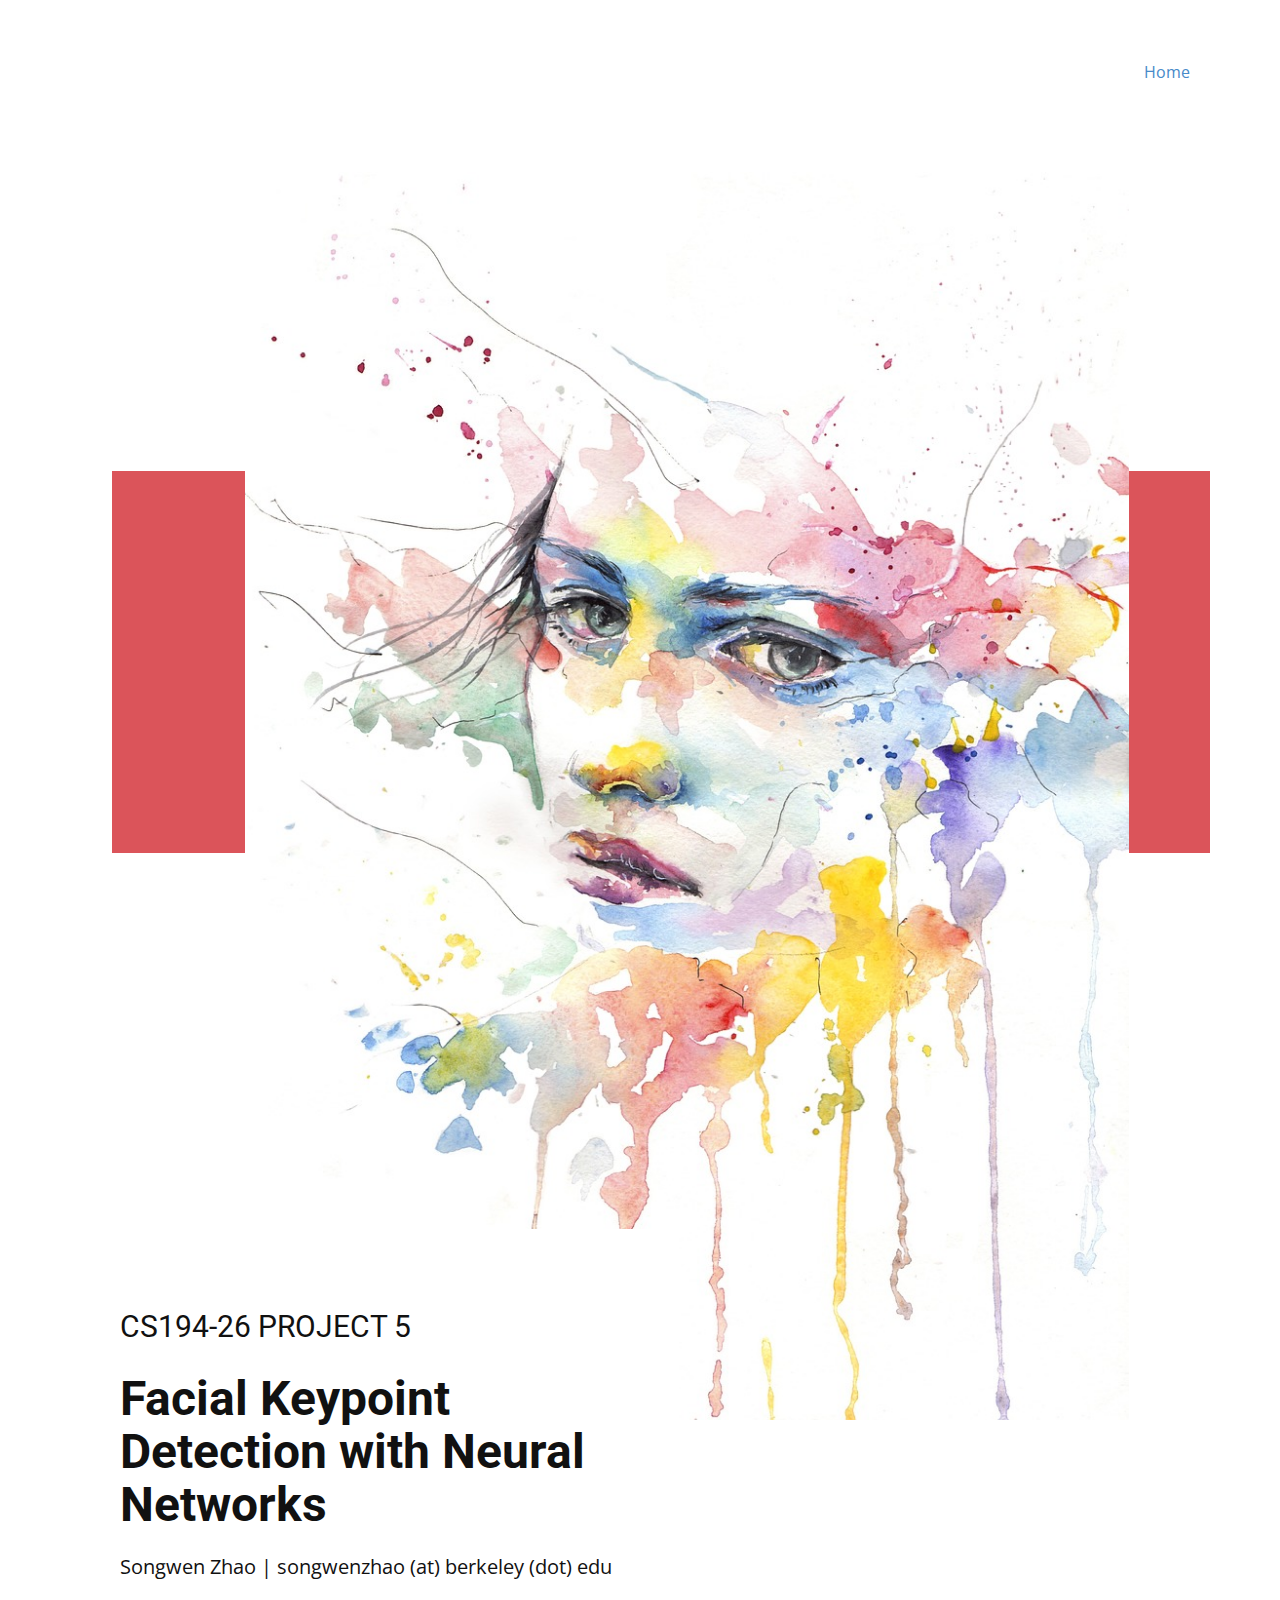
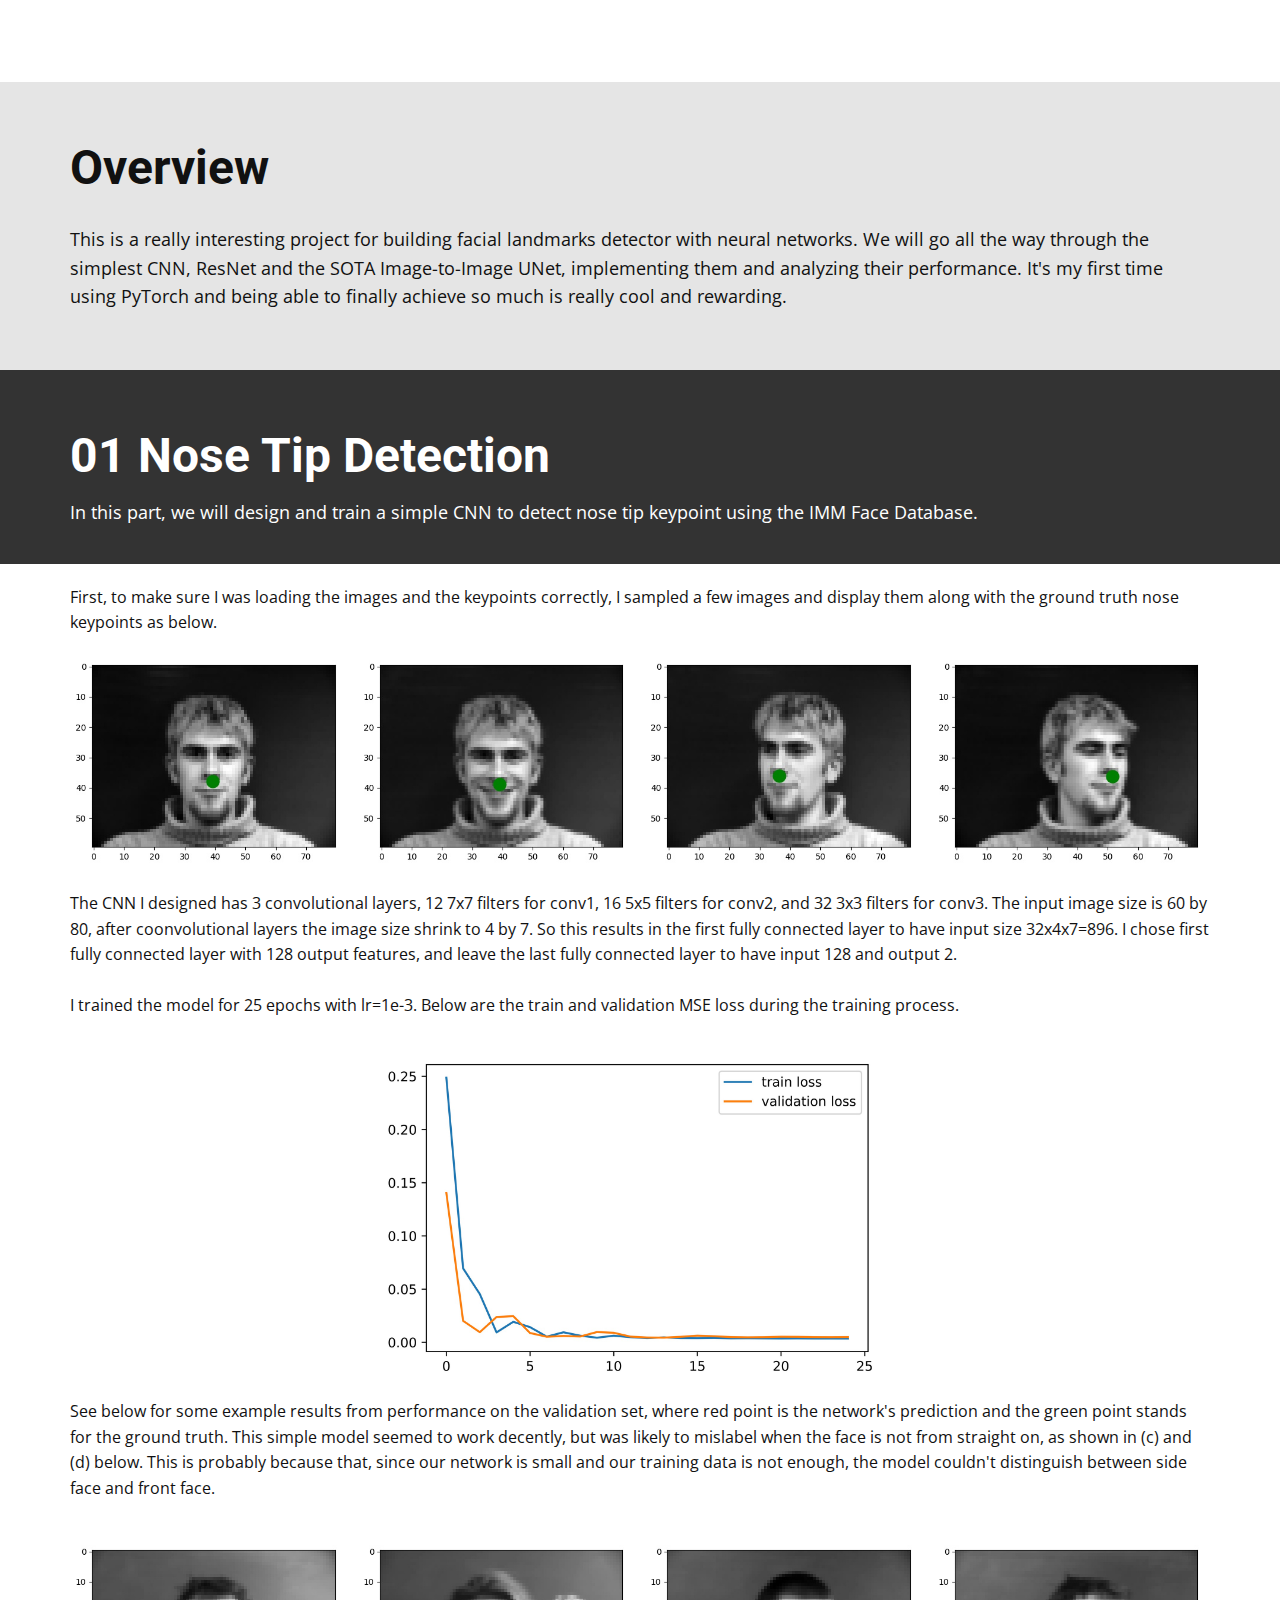
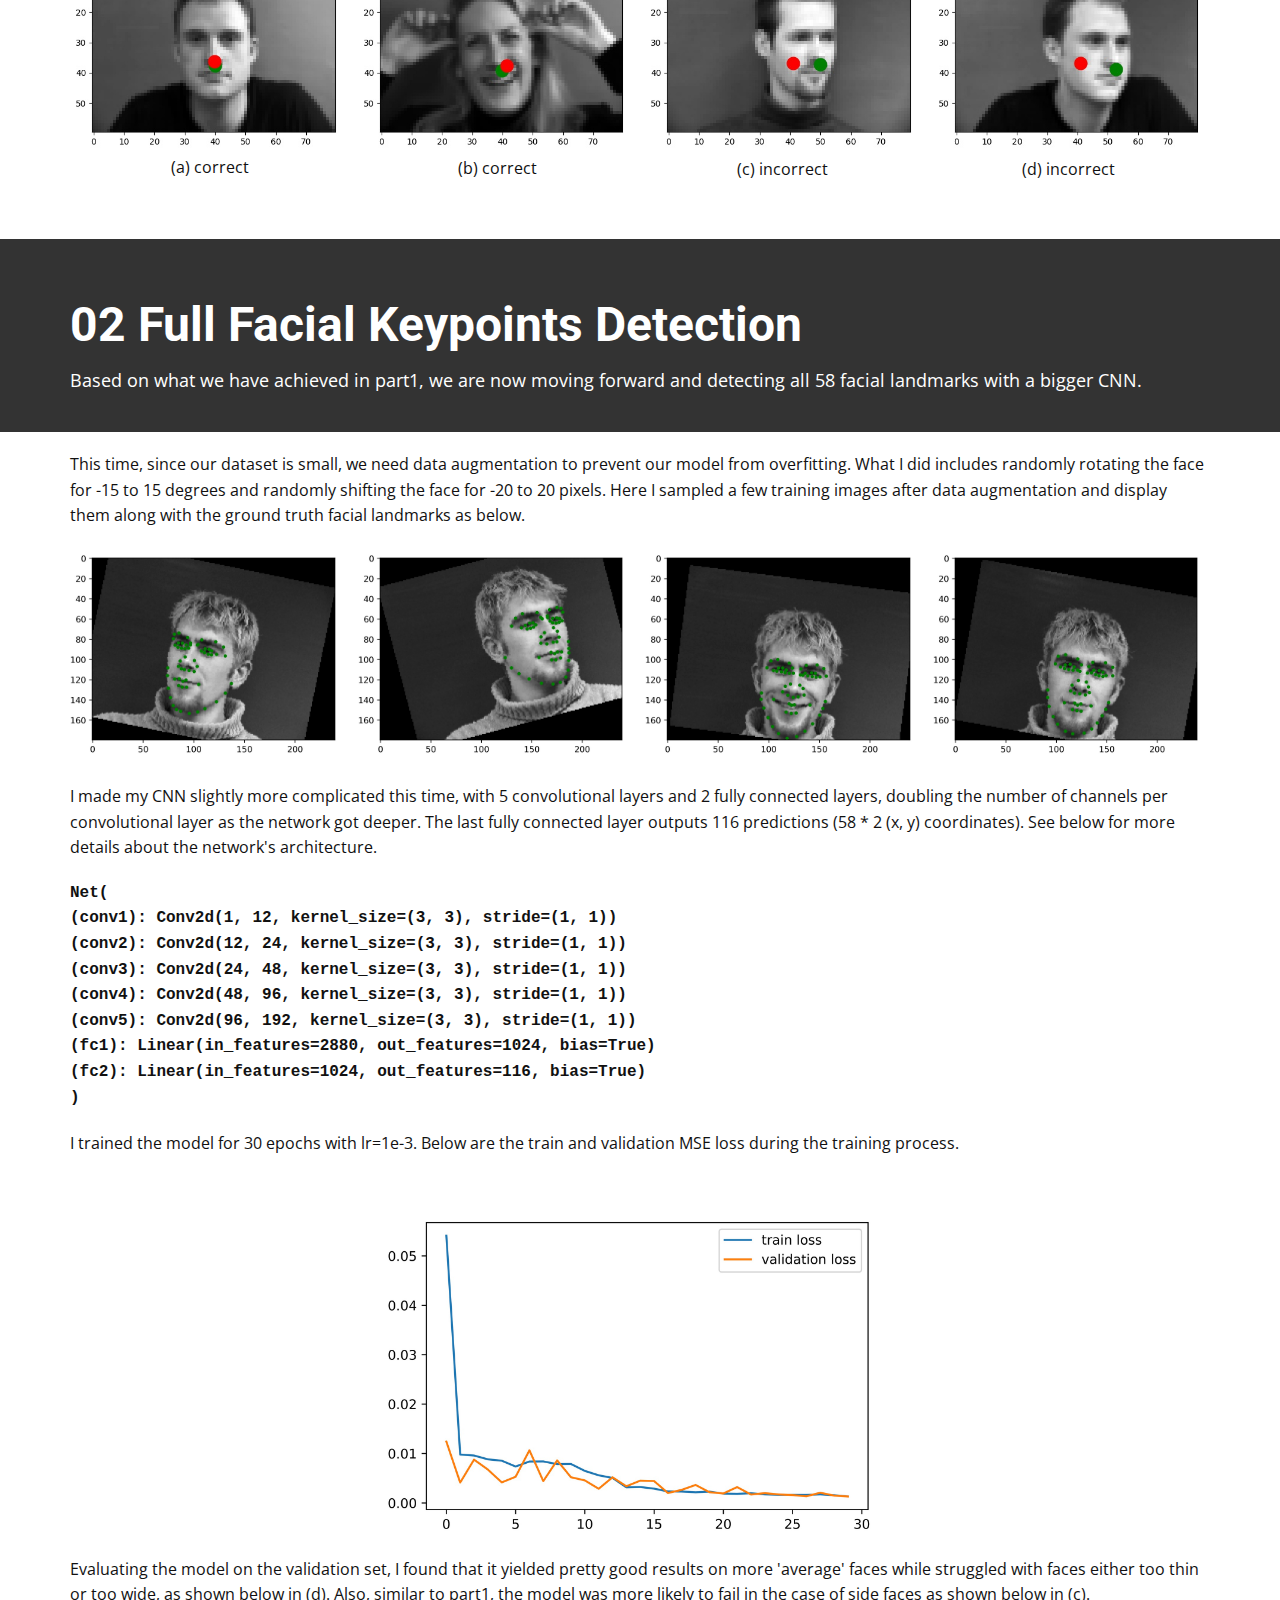
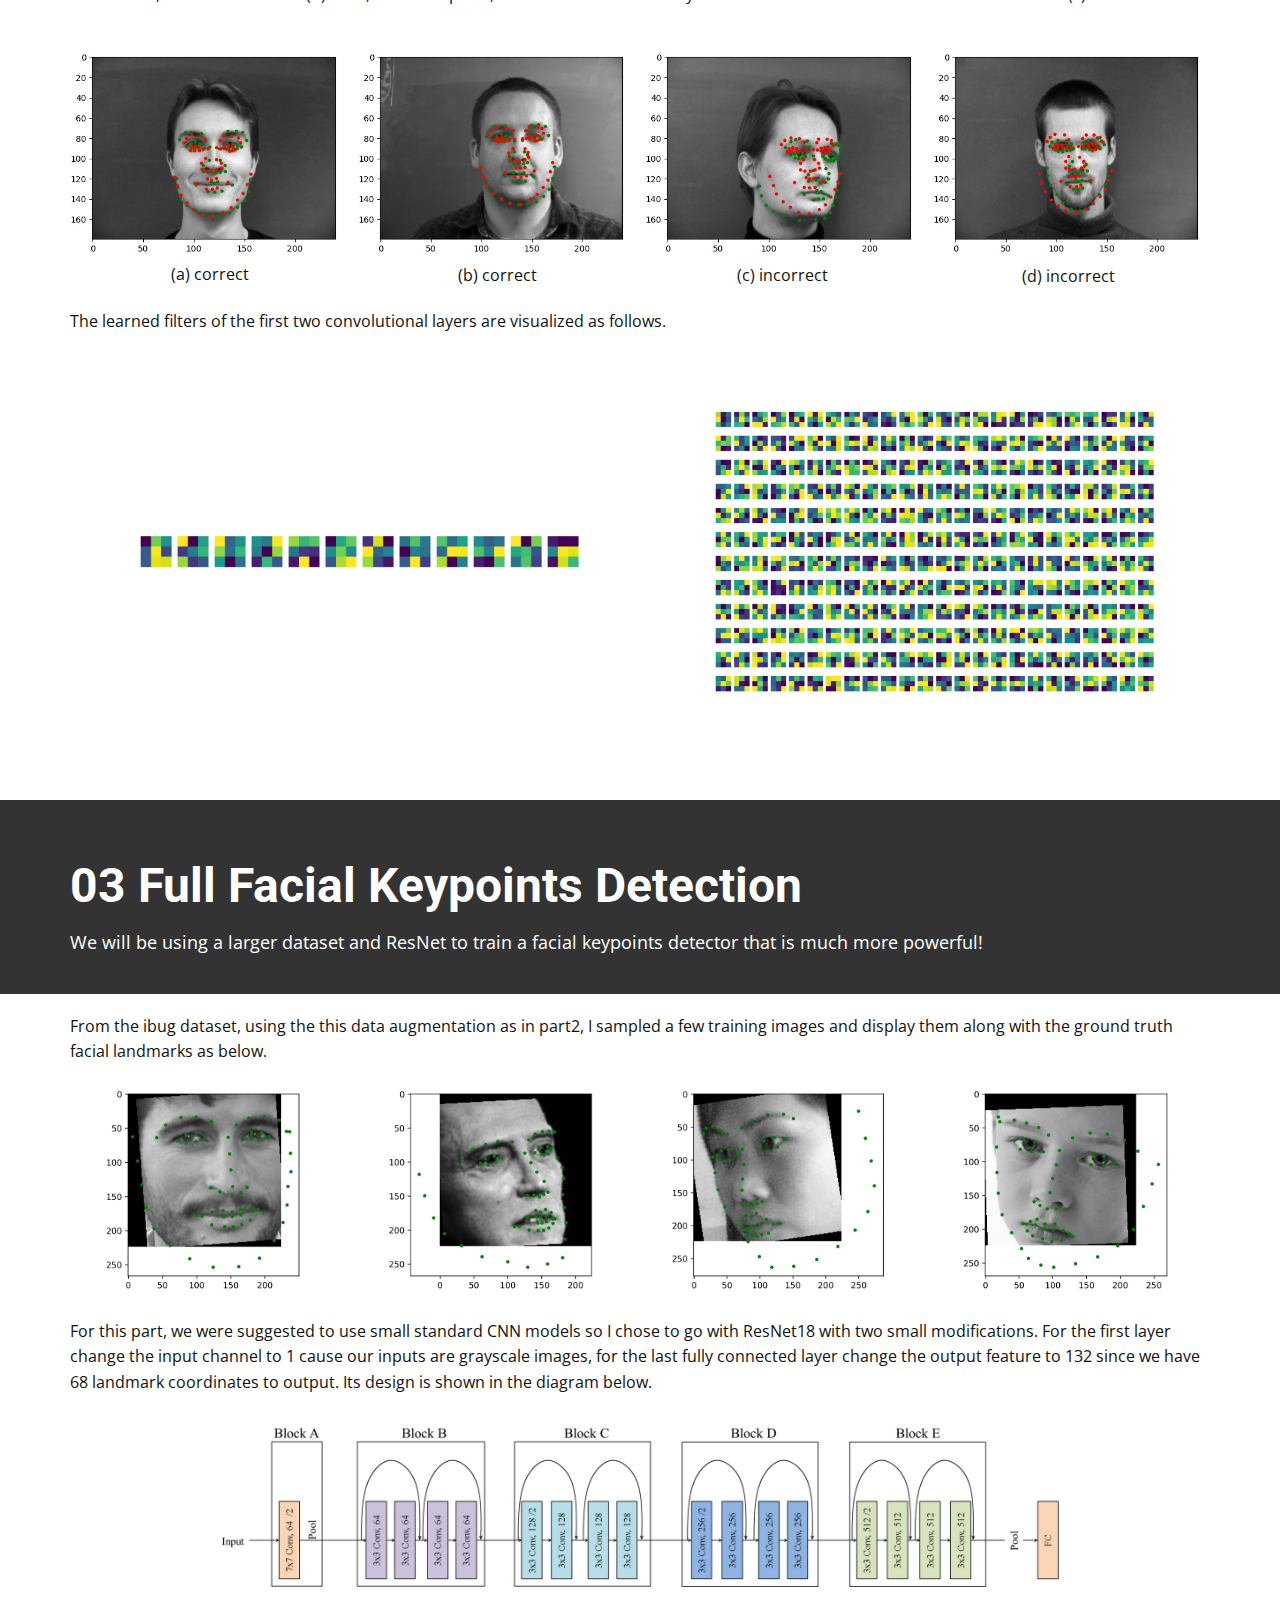
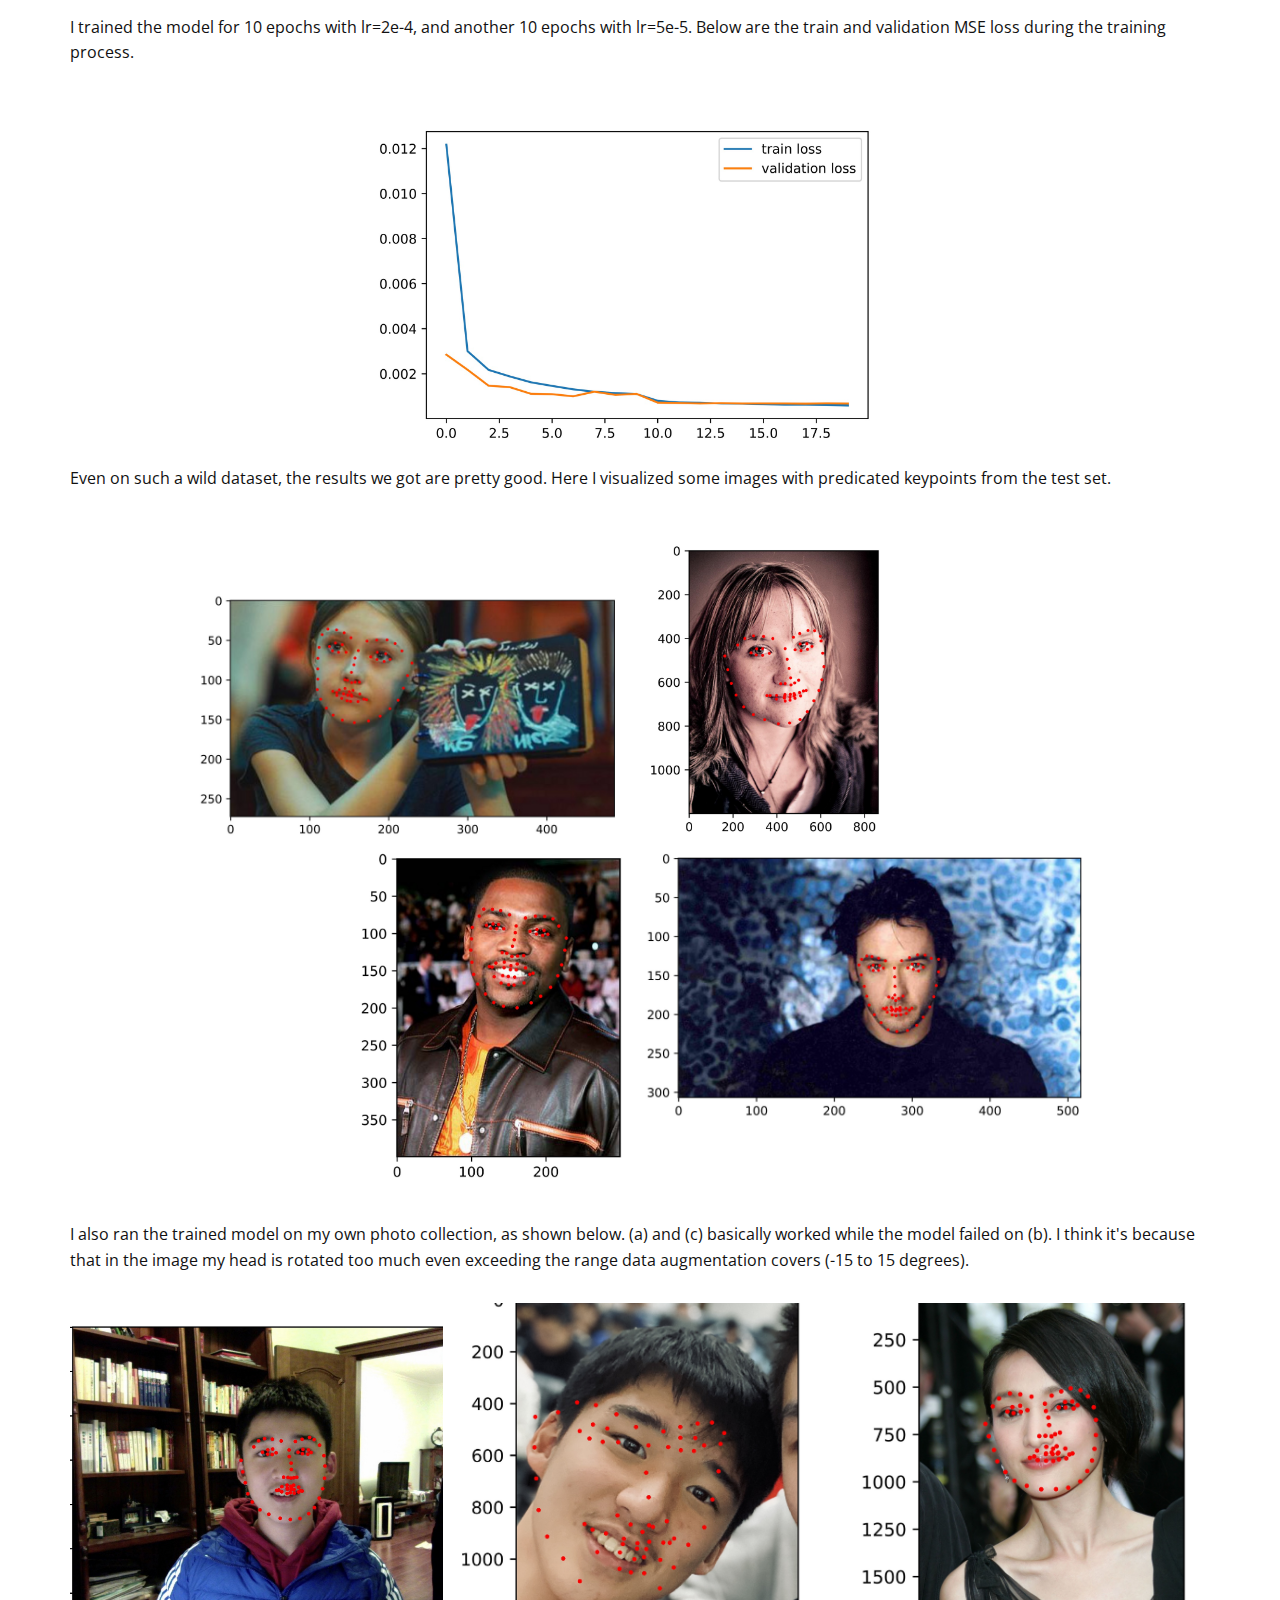
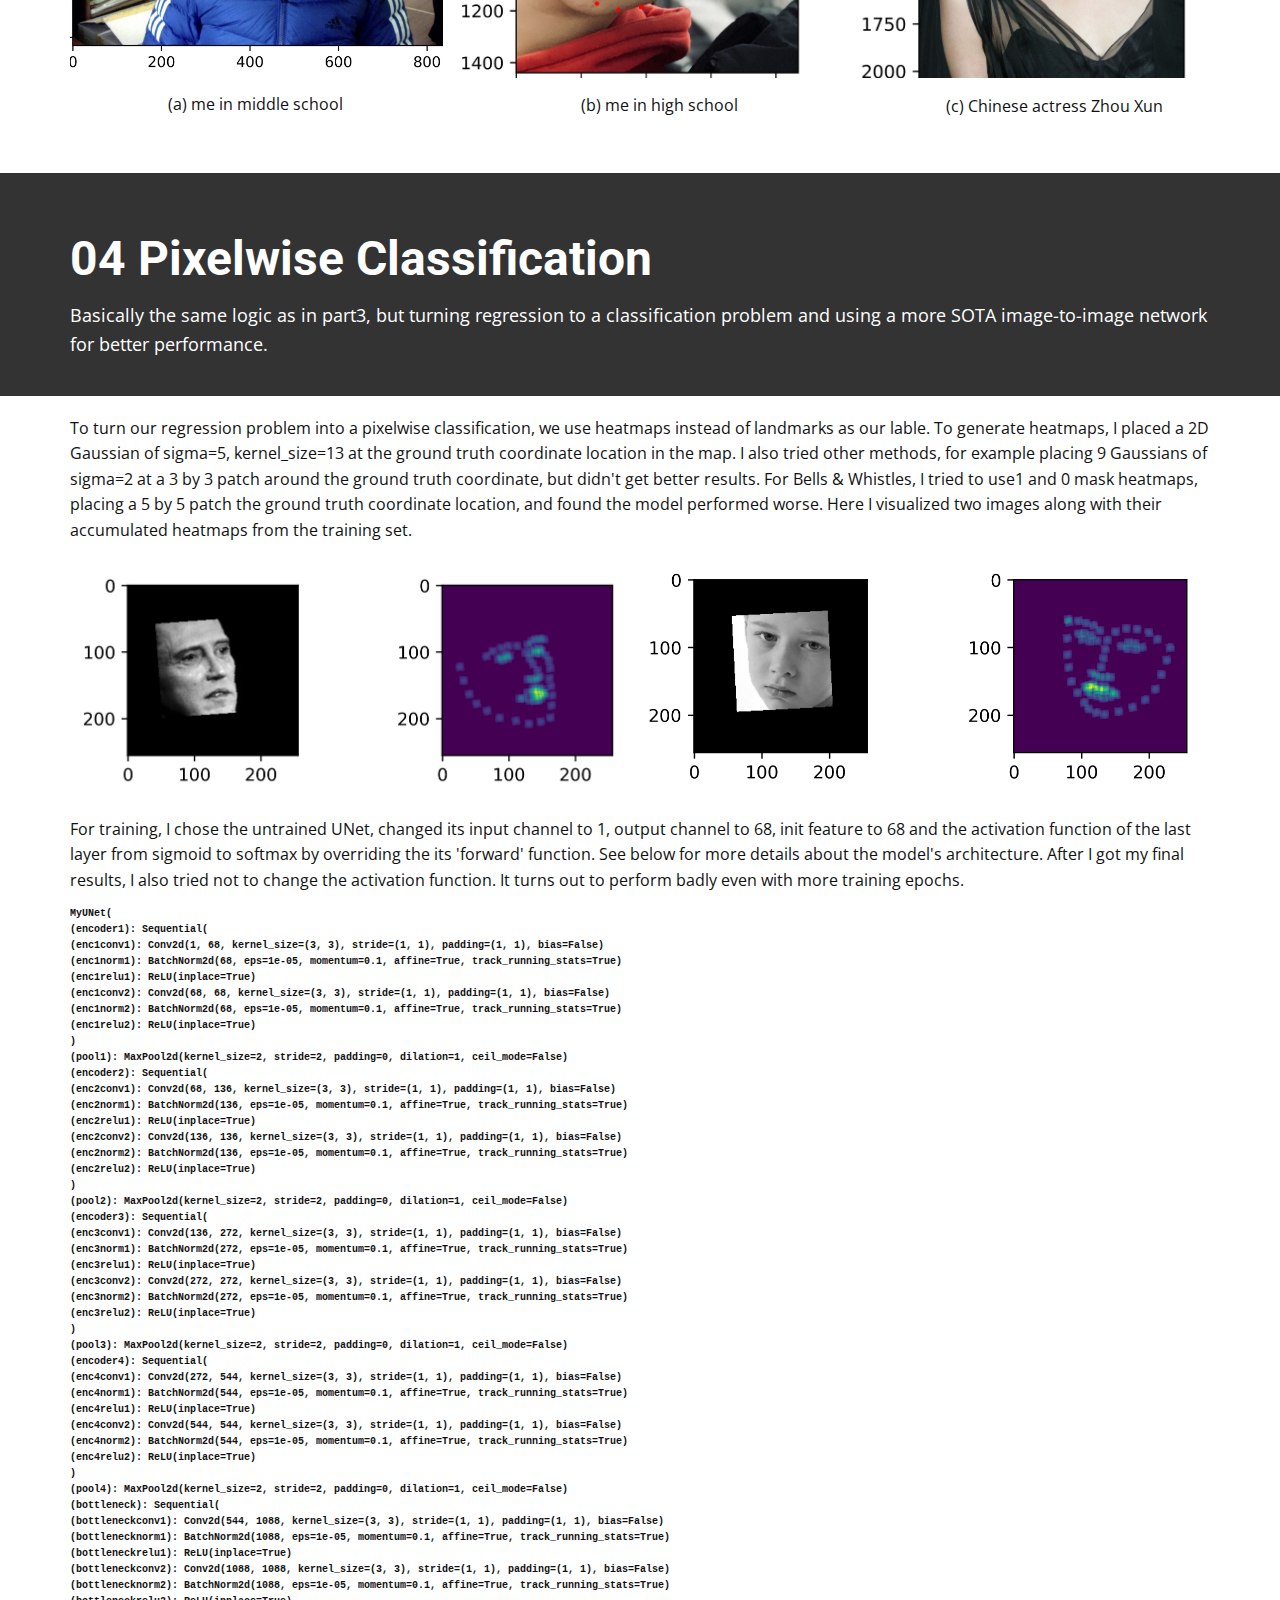
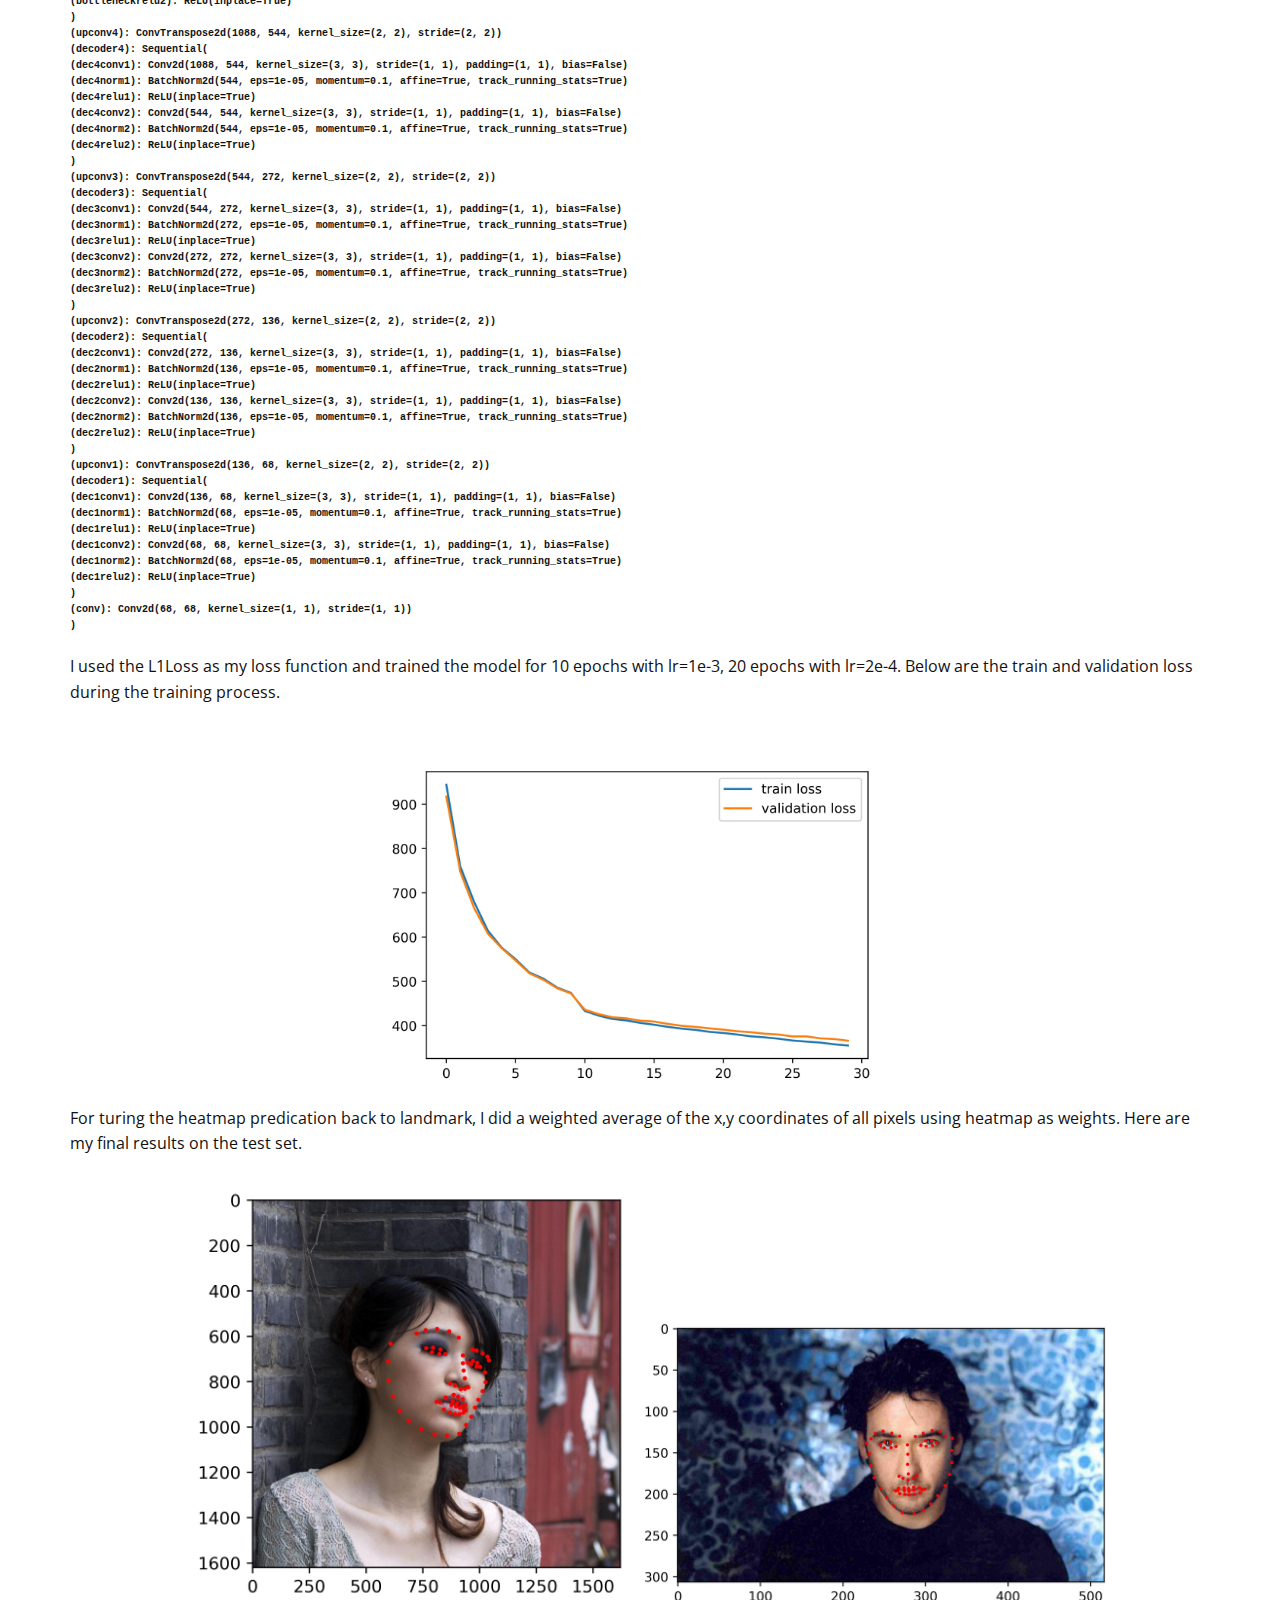
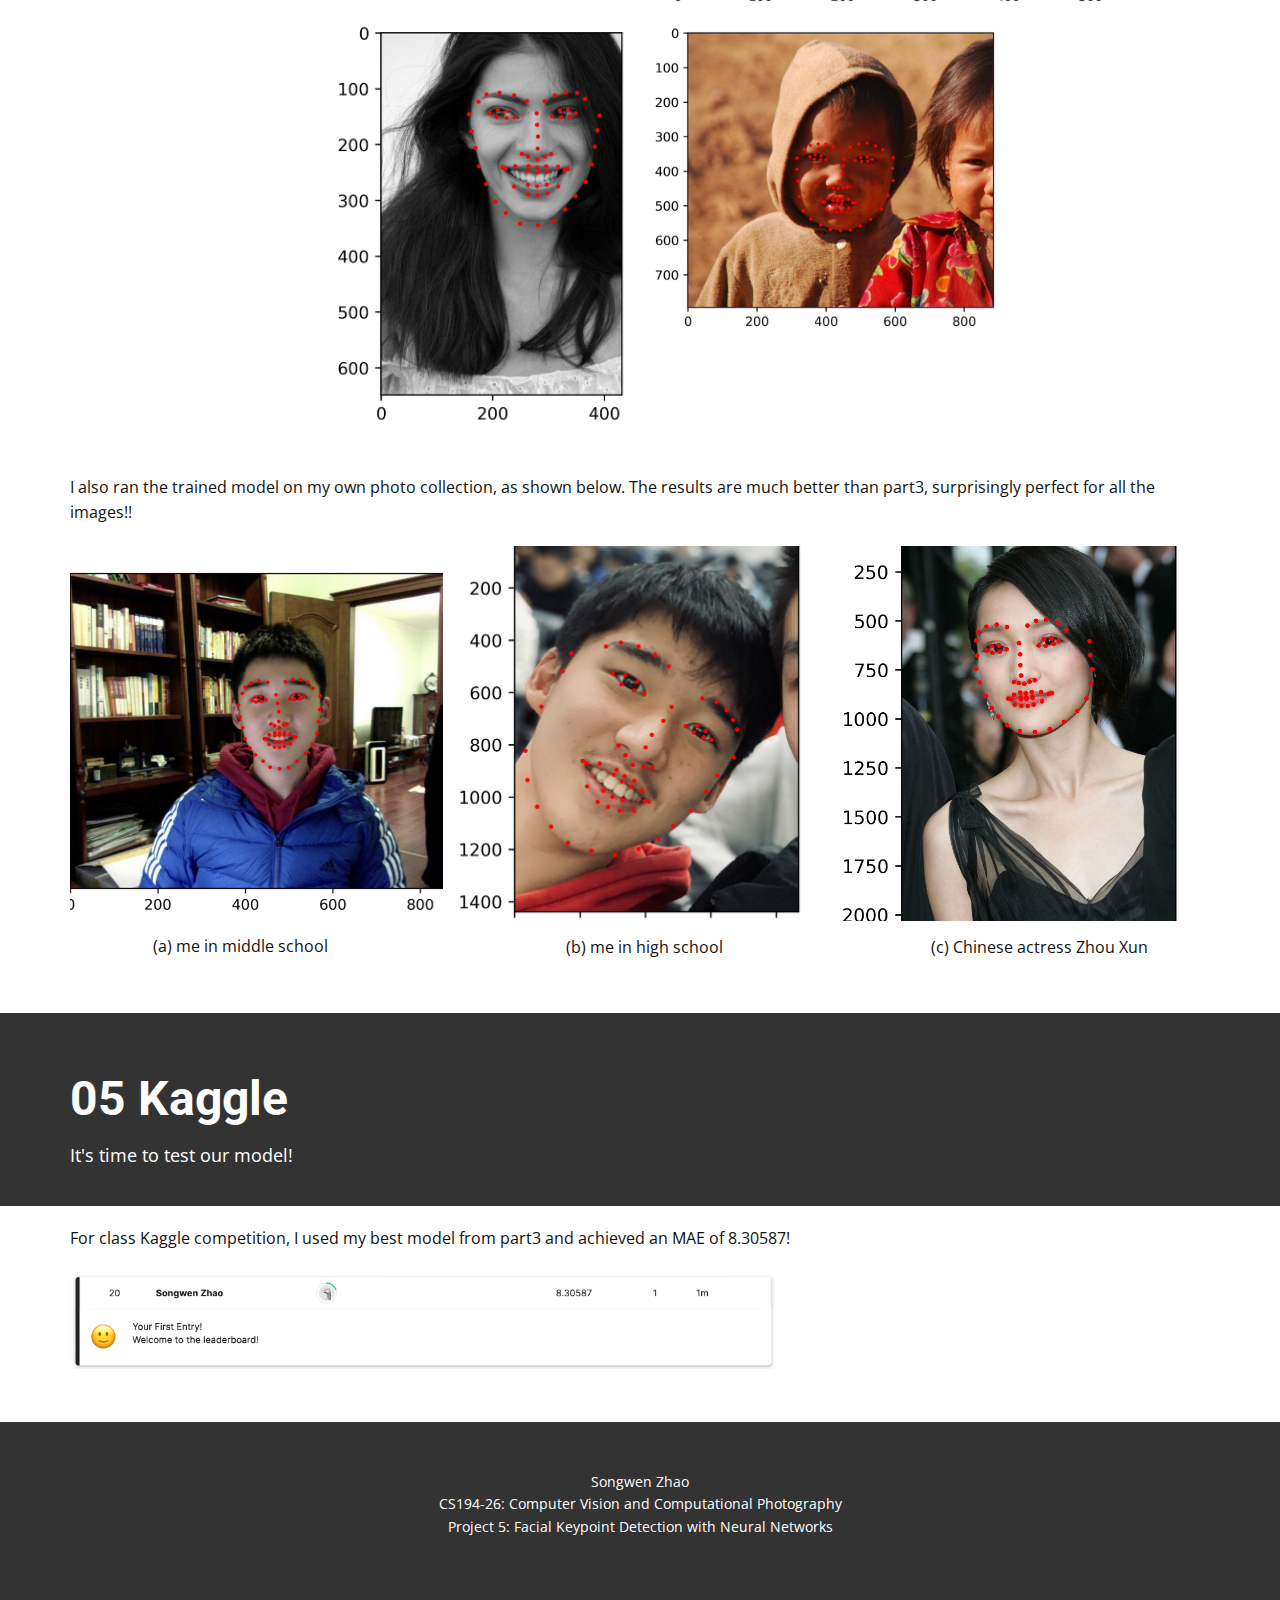
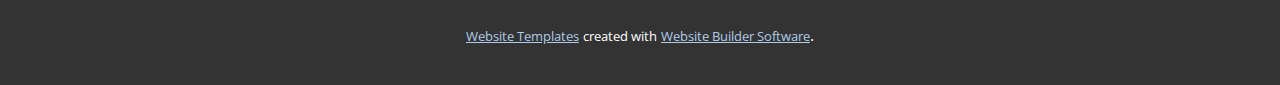
<file: web/index.html>
<!DOCTYPE html>
<html style="font-size: 16px;" lang="en"><head>
    <meta name="viewport" content="width=device-width, initial-scale=1.0">
    <meta charset="utf-8">
    <meta name="keywords" content="​Colorizing the Prokudin-Gorskii Collection, Overview, Colorizatio​n Pipeline​, 01, 02, 03, 04, Alignment Metrics, ​Reference Color Channel, ​Pyramid Search, ​Pyramid Search Algorithm, Gallery">
    <meta name="description" content="">
    <title>Home</title>
    <link rel="stylesheet" href="nicepage.css" media="screen">
<link rel="stylesheet" href="Home.css" media="screen">
    <script class="u-script" type="text/javascript" src="jquery.js" "="" defer=""></script>
    <script class="u-script" type="text/javascript" src="nicepage.js" "="" defer=""></script>
    <meta name="generator" content="Nicepage 4.17.10, nicepage.com">
    <link id="u-theme-google-font" rel="stylesheet" href="https://fonts.googleapis.com/css?family=Roboto:100,100i,300,300i,400,400i,500,500i,700,700i,900,900i|Open+Sans:300,300i,400,400i,500,500i,600,600i,700,700i,800,800i">
    
    
    
    
    
    
    
    
    
    
    
    
    
    <script type="application/ld+json">{
		"@context": "http://schema.org",
		"@type": "Organization",
		"name": "Site1"
}</script>
    <meta name="theme-color" content="#478ac9">
    <meta property="og:title" content="Home">
    <meta property="og:description" content="">
    <meta property="og:type" content="website">
  </head>
  <body data-home-page="Home.html" data-home-page-title="Home" class="u-body u-xl-mode" data-lang="en"><header class="u-clearfix u-header u-white u-header" id="sec-0750"><div class="u-clearfix u-sheet u-sheet-1">
        <nav class="u-menu u-menu-one-level u-offcanvas u-menu-1">
          <div class="menu-collapse" style="font-size: 1rem; letter-spacing: 0px;">
            <a class="u-button-style u-custom-left-right-menu-spacing u-custom-padding-bottom u-custom-top-bottom-menu-spacing u-nav-link u-text-active-palette-1-base u-text-hover-palette-2-base" href="#">
              <svg class="u-svg-link" viewBox="0 0 24 24"><use xmlns:xlink="http://www.w3.org/1999/xlink" xlink:href="#menu-hamburger"></use></svg>
              <svg class="u-svg-content" version="1.1" id="menu-hamburger" viewBox="0 0 16 16" x="0px" y="0px" xmlns:xlink="http://www.w3.org/1999/xlink" xmlns="http://www.w3.org/2000/svg"><g><rect y="1" width="16" height="2"></rect><rect y="7" width="16" height="2"></rect><rect y="13" width="16" height="2"></rect>
</g></svg>
            </a>
          </div>
          <div class="u-custom-menu u-nav-container">
            <ul class="u-nav u-unstyled u-nav-1"><li class="u-nav-item"><a class="u-button-style u-nav-link u-text-active-palette-1-base u-text-hover-palette-2-base" href="Home.html" style="padding: 10px 20px;">Home</a>
</li></ul>
          </div>
          <div class="u-custom-menu u-nav-container-collapse">
            <div class="u-black u-container-style u-inner-container-layout u-opacity u-opacity-95 u-sidenav">
              <div class="u-inner-container-layout u-sidenav-overflow">
                <div class="u-menu-close"></div>
                <ul class="u-align-center u-nav u-popupmenu-items u-unstyled u-nav-2"><li class="u-nav-item"><a class="u-button-style u-nav-link" href="Home.html">Home</a>
</li></ul>
              </div>
            </div>
            <div class="u-black u-menu-overlay u-opacity u-opacity-70"></div>
          </div>
        </nav>
      </div></header>
    <section class="u-clearfix u-section-1" id="sec-629e">
      <div class="u-clearfix u-sheet u-valign-middle-sm u-valign-middle-xs u-sheet-1">
        <div class="u-expanded-width-sm u-expanded-width-xs u-palette-2-base u-shape u-shape-rectangle u-shape-1"></div>
        <img class="u-align-left u-image u-image-contain u-image-1" src="images/dc8b428f4389566467de4d14c0721591cb5a1d4671d867ec7ed71cb9ebe5e9b76735af92efcb7b33b9685d29c6f5e219a318a28732785c4550f225_1280.jpg" data-image-width="907" data-image-height="1280">
        <div class="u-align-left u-container-style u-group u-white u-group-1">
          <div class="u-container-layout u-container-layout-1">
            <h3 class="u-text u-text-1">CS194-26 PROJECT 5</h3>
            <h1 class="u-text u-text-default u-text-2"> Facial Keypoint Detection with Neural Networks</h1>
            <p class="u-large-text u-text u-text-variant u-text-3"> Songwen Zhao | songwenzhao (at) berkeley (dot) edu</p>
          </div>
        </div>
      </div>
    </section>
    <section class="u-clearfix u-grey-10 u-section-2" id="sec-abdc">
      <div class="u-clearfix u-sheet u-valign-middle u-sheet-1">
        <h1 class="u-align-left u-text u-text-1">Overview</h1>
        <p class="u-align-left u-text u-text-2">This is a really interesting project for building facial landmarks detector with neural networks. We will go all the way through the simplest CNN, ResNet and the SOTA Image-to-Image UNet, implementing them and analyzing their performance. It's my first time using PyTorch and being able to finally achieve so much is really cool and rewarding.</p>
      </div>
    </section>
    <section class="u-clearfix u-grey-80 u-section-3" id="sec-7ed5">
      <div class="u-clearfix u-sheet u-sheet-1">
        <h1 class="u-align-left u-text u-text-1">01&nbsp;Nose Tip Detection</h1>
        <p class="u-align-left u-text u-text-2">In this part, we will design and train a simple CNN to detect nose tip keypoint using the IMM Face Database.</p>
      </div>
    </section>
    <section class="u-clearfix u-section-4" id="sec-5077">
      <div class="u-clearfix u-sheet u-sheet-1">
        <p class="u-text u-text-default u-text-1">First, to make sure I was loading the images and the keypoints correctly, I sampled a few images and display them along with the ground truth nose keypoints as below.</p>
        <div class="u-expanded-width u-list u-list-1">
          <div class="u-repeater u-repeater-1">
            <div class="u-container-style u-image u-list-item u-repeater-item u-image-1" data-image-width="600" data-image-height="400">
              <div class="u-container-layout u-similar-container u-container-layout-1"></div>
            </div>
            <div class="u-container-style u-image u-list-item u-repeater-item u-image-2" data-image-width="600" data-image-height="400">
              <div class="u-container-layout u-similar-container u-container-layout-2"></div>
            </div>
            <div class="u-container-style u-image u-list-item u-repeater-item u-image-3" data-image-width="600" data-image-height="400">
              <div class="u-container-layout u-similar-container u-container-layout-3"></div>
            </div>
            <div class="u-container-style u-image u-list-item u-repeater-item u-image-4" data-image-width="600" data-image-height="400">
              <div class="u-container-layout u-similar-container u-container-layout-4"></div>
            </div>
          </div>
        </div>
        <p class="u-text u-text-default u-text-2">The CNN I designed has 3 convolutional layers, 12 7x7 filters for conv1, 16 5x5 filters for conv2, and 32 3x3 filters for conv3. The input image size is 60 by 80, after coonvolutional layers the image size shrink to 4 by 7. So this results in the first fully connected layer to have input size 32x4x7=896. I chose first fully connected layer with 128 output features, and leave the last fully connected layer to have input 128 and output 2.<br>
          <br>I trained the model for 25 epochs with lr=1e-3. Below are the ​train and validation MSE loss during the training process.<br>
        </p>
        <img class="u-align-center u-image u-image-contain u-image-default u-image-5" src="images/loss.jpg" alt="" data-image-width="6000" data-image-height="4000">
        <p class="u-text u-text-default u-text-3"> See below for​ some example results from performance on the validation set, where red point is the network's prediction and the green point stands for the ground truth.&nbsp;This simple model seemed to work decently, but was likely to mislabel when the face is not from straight on, as shown in (c) and (d) below. This is probably because that, since our network is small and our training data is not enough, the model couldn't distinguish between side face and front face.&nbsp;</p>
        <div class="u-expanded-width u-list u-list-2">
          <div class="u-repeater u-repeater-2">
            <div class="u-container-style u-image u-list-item u-repeater-item u-image-6" data-image-width="600" data-image-height="400">
              <div class="u-container-layout u-similar-container u-valign-top u-container-layout-5"></div>
            </div>
            <div class="u-container-style u-image u-list-item u-repeater-item u-image-7" data-image-width="600" data-image-height="400">
              <div class="u-container-layout u-similar-container u-valign-top u-container-layout-6"></div>
            </div>
            <div class="u-container-style u-image u-list-item u-repeater-item u-image-8" data-image-width="600" data-image-height="400">
              <div class="u-container-layout u-similar-container u-valign-top u-container-layout-7"></div>
            </div>
            <div class="u-container-style u-image u-list-item u-repeater-item u-image-9" data-image-width="600" data-image-height="400">
              <div class="u-container-layout u-similar-container u-valign-top u-container-layout-8"></div>
            </div>
          </div>
        </div>
        <p class="u-text u-text-default u-text-4">(a) correct</p>
        <p class="u-text u-text-default u-text-5">(b) correct</p>
        <p class="u-text u-text-default u-text-6">(c) incorrect</p>
        <p class="u-text u-text-default u-text-7">(d) incorrect</p>
      </div>
    </section>
    <section class="u-clearfix u-grey-80 u-section-5" id="sec-a145">
      <div class="u-clearfix u-sheet u-sheet-1">
        <h1 class="u-align-left u-text u-text-1">02 ​Full Facial Keypoints Detection</h1>
        <p class="u-align-left u-text u-text-2">Based on what we have achieved in part1, we are now moving forward and detecting all 58 facial landmarks with a bigger CNN.</p>
      </div>
    </section>
    <section class="u-clearfix u-section-6" id="sec-1643">
      <div class="u-clearfix u-sheet u-sheet-1">
        <p class="u-text u-text-default u-text-1">This time, since our dataset is small, we need data augmentation to prevent our model from overfitting. What I did includes randomly rotating the face for -15 to 15 degrees and randomly shifting the face for -20 to 20 pixels. Here I sampled a few training images after data augmentation and display them along with the ground truth facial landmarks as below.</p>
        <div class="u-expanded-width u-list u-list-1">
          <div class="u-repeater u-repeater-1">
            <div class="u-container-style u-image u-list-item u-repeater-item u-image-1" data-image-width="3000" data-image-height="2000">
              <div class="u-container-layout u-similar-container u-container-layout-1"></div>
            </div>
            <div class="u-container-style u-image u-list-item u-repeater-item u-image-2" data-image-width="1920" data-image-height="1280">
              <div class="u-container-layout u-similar-container u-container-layout-2"></div>
            </div>
            <div class="u-container-style u-image u-list-item u-repeater-item u-image-3" data-image-width="1920" data-image-height="1280">
              <div class="u-container-layout u-similar-container u-container-layout-3"></div>
            </div>
            <div class="u-container-style u-image u-list-item u-repeater-item u-image-4" data-image-width="1920" data-image-height="1280">
              <div class="u-container-layout u-similar-container u-container-layout-4"></div>
            </div>
          </div>
        </div>
        <p class="u-text u-text-default u-text-2">I made my CNN slightly more complicated this time, with 5 convolutional layers and 2 fully connected layers, doubling the number of channels per convolutional layer as the network got deeper. The last fully connected layer outputs 116 predictions (58 * 2 (x, y) coordinates). See below for more details about the network's architecture.&nbsp;<br>
        </p>
        <p class="u-align-left u-custom-font u-font-courier-new u-text u-text-default u-text-3"> Net(<br> (conv1): Conv2d(1, 12, kernel_size=(3, 3), stride=(1, 1))<br> (conv2): Conv2d(12, 24, kernel_size=(3, 3), stride=(1, 1))<br> (conv3): Conv2d(24, 48, kernel_size=(3, 3), stride=(1, 1))<br> (conv4): Conv2d(48, 96, kernel_size=(3, 3), stride=(1, 1))<br> (conv5): Conv2d(96, 192, kernel_size=(3, 3), stride=(1, 1))<br> (fc1): Linear(in_features=2880, out_features=1024, bias=True)<br> (fc2): Linear(in_features=1024, out_features=116, bias=True)<br>)<br>
        </p>
        <p class="u-align-left u-text u-text-default u-text-4"> I trained the model for 30 epochs with lr=1e-3. Below are the ​train and validation MSE loss during the training process.</p>
        <img class="u-align-center u-image u-image-contain u-image-default u-image-5" src="images/loss1.jpg" alt="" data-image-width="6000" data-image-height="4000">
        <p class="u-text u-text-default u-text-5">Evaluating the model on the validation set, I found that it yielded pretty good results on more 'average' faces while struggled with faces either too thin or too wide, as shown below in (d). Also, similar to part1,&nbsp;the model was more likely to fail in the case of side faces as shown below in (c).</p>
        <div class="u-expanded-width u-list u-list-2">
          <div class="u-repeater u-repeater-2">
            <div class="u-container-style u-image u-list-item u-repeater-item u-image-6" data-image-width="600" data-image-height="400">
              <div class="u-container-layout u-similar-container u-valign-top u-container-layout-5"></div>
            </div>
            <div class="u-container-style u-image u-list-item u-repeater-item u-image-7" data-image-width="600" data-image-height="400">
              <div class="u-container-layout u-similar-container u-valign-top u-container-layout-6"></div>
            </div>
            <div class="u-container-style u-image u-list-item u-repeater-item u-image-8" data-image-width="600" data-image-height="400">
              <div class="u-container-layout u-similar-container u-valign-top u-container-layout-7"></div>
            </div>
            <div class="u-container-style u-image u-list-item u-repeater-item u-image-9" data-image-width="600" data-image-height="400">
              <div class="u-container-layout u-similar-container u-valign-top u-container-layout-8"></div>
            </div>
          </div>
        </div>
        <p class="u-text u-text-default u-text-6">(a) correct</p>
        <p class="u-text u-text-default u-text-7">(b) correct</p>
        <p class="u-text u-text-default u-text-8">(c) incorrect</p>
        <p class="u-text u-text-default u-text-9">(d) incorrect</p>
        <p class="u-align-left u-text u-text-default u-text-10">The learned filters of the first two convolutional layers are visualized as follows.<br>
        </p>
        <div class="u-expanded-width u-list u-list-3">
          <div class="u-repeater u-repeater-3">
            <div class="u-container-style u-image u-list-item u-repeater-item u-image-10" data-image-width="3000" data-image-height="2000">
              <div class="u-container-layout u-similar-container u-container-layout-9"></div>
            </div>
            <div class="u-container-style u-image u-list-item u-repeater-item u-image-11" data-image-width="3000" data-image-height="2000">
              <div class="u-container-layout u-similar-container u-container-layout-10"></div>
            </div>
          </div>
        </div>
      </div>
    </section>
    <section class="u-clearfix u-grey-80 u-section-7" id="sec-56a4">
      <div class="u-clearfix u-sheet u-sheet-1">
        <h1 class="u-align-left u-text u-text-1">03 ​Full Facial Keypoints Detection</h1>
        <p class="u-align-left u-text u-text-2"> We will be using a larger dataset and ResNet to train a facial keypoints detector that is much more powerful!</p>
      </div>
    </section>
    <section class="u-clearfix u-section-8" id="sec-ad2b">
      <div class="u-clearfix u-sheet u-sheet-1">
        <p class="u-text u-text-default u-text-1">From the&nbsp;ibug dataset, using the this data augmentation as in part2, I sampled a few training images and display them along with the ground truth facial landmarks as below.</p>
        <div class="u-expanded-width u-list u-list-1">
          <div class="u-repeater u-repeater-1">
            <div class="u-container-style u-image u-list-item u-repeater-item u-image-1" data-image-width="3000" data-image-height="2000">
              <div class="u-container-layout u-similar-container u-container-layout-1"></div>
            </div>
            <div class="u-container-style u-image u-list-item u-repeater-item u-image-2" data-image-width="1920" data-image-height="1280">
              <div class="u-container-layout u-similar-container u-container-layout-2"></div>
            </div>
            <div class="u-container-style u-image u-list-item u-repeater-item u-image-3" data-image-width="1920" data-image-height="1280">
              <div class="u-container-layout u-similar-container u-container-layout-3"></div>
            </div>
            <div class="u-container-style u-image u-list-item u-repeater-item u-image-4" data-image-width="1920" data-image-height="1280">
              <div class="u-container-layout u-similar-container u-container-layout-4"></div>
            </div>
          </div>
        </div>
        <p class="u-text u-text-default u-text-2">For this part, we were suggested to use small standard CNN models so I chose to go with ResNet18 with two small modifications. For the first layer change the input channel to 1 cause our inputs are grayscale images, for the last fully connected layer change the output feature to 132 since we have 68 landmark coordinates to output. Its design is shown in the diagram below.<br>
        </p>
        <img class="u-align-center u-image u-image-contain u-image-default u-image-5" src="images/resnet18.png" alt="" data-image-width="3607" data-image-height="755">
        <p class="u-align-left u-text u-text-default u-text-3"> I trained the model for 10 epochs with lr=2e-4, and another 10 epochs with lr=5e-5. Below are the ​train and validation MSE loss during the training process.</p>
        <img class="u-align-center u-image u-image-contain u-image-default u-image-6" src="images/loss2.jpg" alt="" data-image-width="6000" data-image-height="4000">
        <p class="u-text u-text-default u-text-4">Even on such a wild dataset, the results we got  are pretty good. Here I visualized some images with predicated keypoints from the test set.&nbsp;</p>
        <div class="u-clearfix u-expanded-width u-layout-wrap u-layout-wrap-1">
          <div class="u-layout">
            <div class="u-layout-col">
              <div class="u-size-30">
                <div class="u-layout-row">
                  <div class="u-align-left u-container-style u-layout-cell u-size-30 u-layout-cell-1">
                    <div class="u-container-layout u-valign-bottom u-container-layout-5">
                      <img class="u-image u-image-contain u-image-default u-image-7" src="images/example1000.jpg" alt="" data-image-width="5412" data-image-height="3167">
                    </div>
                  </div>
                  <div class="u-container-style u-layout-cell u-size-30 u-layout-cell-2">
                    <div class="u-container-layout u-valign-bottom u-container-layout-6">
                      <img class="u-image u-image-contain u-image-default u-image-8" src="images/example11.jpg" alt="" data-image-width="1792" data-image-height="1920">
                    </div>
                  </div>
                </div>
              </div>
              <div class="u-size-30">
                <div class="u-layout-row">
                  <div class="u-align-left u-container-style u-layout-cell u-size-30 u-layout-cell-3">
                    <div class="u-container-layout u-container-layout-7">
                      <img class="u-expanded-height u-image u-image-contain u-image-default u-image-9" src="images/example167.jpg" alt="" data-image-width="1667" data-image-height="1920">
                    </div>
                  </div>
                  <div class="u-align-left u-container-style u-layout-cell u-size-30 u-layout-cell-4">
                    <div class="u-container-layout u-valign-top u-container-layout-8">
                      <img class="u-image u-image-contain u-image-default u-image-10" src="images/example341.jpg" alt="" data-image-width="1920" data-image-height="1195">
                    </div>
                  </div>
                </div>
              </div>
            </div>
          </div>
        </div>
        <p class="u-text u-text-default u-text-5">I also ran the trained model on my own photo collection, as shown below. (a) and (c) basically worked while the model failed on (b). I think it's because that in the image my head is rotated too much even exceeding the range data augmentation covers (-15 to 15 degrees).</p>
        <div class="u-expanded-width u-list u-list-2">
          <div class="u-repeater u-repeater-2">
            <div class="u-container-style u-image u-list-item u-repeater-item u-image-11" data-image-width="4596" data-image-height="3554">
              <div class="u-container-layout u-similar-container u-valign-middle u-container-layout-9"></div>
            </div>
            <div class="u-container-style u-image u-list-item u-repeater-item u-image-12" data-image-width="1616" data-image-height="1920">
              <div class="u-container-layout u-similar-container u-valign-middle u-container-layout-10"></div>
            </div>
            <div class="u-container-style u-image u-list-item u-repeater-item u-image-13" data-image-width="1579" data-image-height="1920">
              <div class="u-container-layout u-similar-container u-valign-middle u-container-layout-11"></div>
            </div>
          </div>
        </div>
        <p class="u-text u-text-6">(a) me in middle school</p>
        <p class="u-text u-text-7">(b) me in high school</p>
        <p class="u-text u-text-8">(c) ​Chinese actress Zhou Xun</p>
      </div>
    </section>
    <section class="u-clearfix u-grey-80 u-section-9" id="sec-c91a">
      <div class="u-clearfix u-sheet u-sheet-1">
        <h1 class="u-align-left u-text u-text-1">04 ​​Pixelwise Classification</h1>
        <p class="u-align-left u-text u-text-2"> Basically the same logic as in part3, but turning regression to a classification problem and using a more SOTA image-to-image network for better performance.&nbsp;</p>
      </div>
    </section>
    <section class="u-clearfix u-section-10" id="sec-969d">
      <div class="u-clearfix u-sheet u-sheet-1">
        <p class="u-text u-text-default u-text-1">To turn our regression problem into a pixelwise classification, we use heatmaps instead of landmarks as our lable. To generate heatmaps, I placed a 2D Gaussian of sigma=5, kernel_size=13 at the ground truth coordinate location in the map. I also tried other methods, for example placing 9 Gaussians of sigma=2 at a 3 by 3 patch around&nbsp;the ground truth coordinate, but didn't get better results. For&nbsp;Bells &amp; Whistles, I tried to use1 and 0 mask heatmaps, placing a 5 by 5 patch the ground truth coordinate location, and found the model performed worse. Here I visualized two images along with their accumulated heatmaps from the training set.</p>
        <div class="u-align-center u-expanded-width u-list u-list-1">
          <div class="u-repeater u-repeater-1">
            <div class="u-align-left u-container-style u-image u-list-item u-repeater-item u-image-1" data-image-width="2278" data-image-height="964">
              <div class="u-container-layout u-similar-container u-container-layout-1"></div>
            </div>
            <div class="u-align-left u-container-style u-image u-list-item u-repeater-item u-image-2" data-image-width="2241" data-image-height="976">
              <div class="u-container-layout u-similar-container u-container-layout-2"></div>
            </div>
          </div>
        </div>
        <p class="u-text u-text-default u-text-2">For training, I chose the untrained UNet, changed its ​input channel to 1, output channel to 68, init feature to 68 and the activation function of the last layer from sigmoid to softmax by overriding the its 'forward' function. ​See below for more details about the model's architecture.&nbsp;After I got my final results, I also tried not to change the activation function. It turns out to perform badly even with more training epochs. <br>
        </p>
        <p class="u-align-left u-custom-font u-font-courier-new u-text u-text-default u-text-3"> MyUNet(<br> (encoder1): Sequential(<br> (enc1conv1): Conv2d(1, 68, kernel_size=(3, 3), stride=(1, 1), padding=(1, 1), bias=False)<br> (enc1norm1): BatchNorm2d(68, eps=1e-05, momentum=0.1, affine=True, track_running_stats=True)<br> (enc1relu1): ReLU(inplace=True)<br> (enc1conv2): Conv2d(68, 68, kernel_size=(3, 3), stride=(1, 1), padding=(1, 1), bias=False)<br> (enc1norm2): BatchNorm2d(68, eps=1e-05, momentum=0.1, affine=True, track_running_stats=True)<br> (enc1relu2): ReLU(inplace=True)<br> )<br> (pool1): MaxPool2d(kernel_size=2, stride=2, padding=0, dilation=1, ceil_mode=False)<br> (encoder2): Sequential(<br> (enc2conv1): Conv2d(68, 136, kernel_size=(3, 3), stride=(1, 1), padding=(1, 1), bias=False)<br> (enc2norm1): BatchNorm2d(136, eps=1e-05, momentum=0.1, affine=True, track_running_stats=True)<br> (enc2relu1): ReLU(inplace=True)<br> (enc2conv2): Conv2d(136, 136, kernel_size=(3, 3), stride=(1, 1), padding=(1, 1), bias=False)<br> (enc2norm2): BatchNorm2d(136, eps=1e-05, momentum=0.1, affine=True, track_running_stats=True)<br> (enc2relu2): ReLU(inplace=True)<br> )<br> (pool2): MaxPool2d(kernel_size=2, stride=2, padding=0, dilation=1, ceil_mode=False)<br> (encoder3): Sequential(<br> (enc3conv1): Conv2d(136, 272, kernel_size=(3, 3), stride=(1, 1), padding=(1, 1), bias=False)<br> (enc3norm1): BatchNorm2d(272, eps=1e-05, momentum=0.1, affine=True, track_running_stats=True)<br> (enc3relu1): ReLU(inplace=True)<br> (enc3conv2): Conv2d(272, 272, kernel_size=(3, 3), stride=(1, 1), padding=(1, 1), bias=False)<br> (enc3norm2): BatchNorm2d(272, eps=1e-05, momentum=0.1, affine=True, track_running_stats=True)<br> (enc3relu2): ReLU(inplace=True)<br> )<br> (pool3): MaxPool2d(kernel_size=2, stride=2, padding=0, dilation=1, ceil_mode=False)<br> (encoder4): Sequential(<br> (enc4conv1): Conv2d(272, 544, kernel_size=(3, 3), stride=(1, 1), padding=(1, 1), bias=False)<br> (enc4norm1): BatchNorm2d(544, eps=1e-05, momentum=0.1, affine=True, track_running_stats=True)<br> (enc4relu1): ReLU(inplace=True)<br> (enc4conv2): Conv2d(544, 544, kernel_size=(3, 3), stride=(1, 1), padding=(1, 1), bias=False)<br> (enc4norm2): BatchNorm2d(544, eps=1e-05, momentum=0.1, affine=True, track_running_stats=True)<br> (enc4relu2): ReLU(inplace=True)<br> )<br> (pool4): MaxPool2d(kernel_size=2, stride=2, padding=0, dilation=1, ceil_mode=False)<br> (bottleneck): Sequential(<br> (bottleneckconv1): Conv2d(544, 1088, kernel_size=(3, 3), stride=(1, 1), padding=(1, 1), bias=False)<br> (bottlenecknorm1): BatchNorm2d(1088, eps=1e-05, momentum=0.1, affine=True, track_running_stats=True)<br> (bottleneckrelu1): ReLU(inplace=True)<br> (bottleneckconv2): Conv2d(1088, 1088, kernel_size=(3, 3), stride=(1, 1), padding=(1, 1), bias=False)<br> (bottlenecknorm2): BatchNorm2d(1088, eps=1e-05, momentum=0.1, affine=True, track_running_stats=True)<br> (bottleneckrelu2): ReLU(inplace=True)<br> )<br> (upconv4): ConvTranspose2d(1088, 544, kernel_size=(2, 2), stride=(2, 2))<br> (decoder4): Sequential(<br> (dec4conv1): Conv2d(1088, 544, kernel_size=(3, 3), stride=(1, 1), padding=(1, 1), bias=False)<br> (dec4norm1): BatchNorm2d(544, eps=1e-05, momentum=0.1, affine=True, track_running_stats=True)<br> (dec4relu1): ReLU(inplace=True)<br> (dec4conv2): Conv2d(544, 544, kernel_size=(3, 3), stride=(1, 1), padding=(1, 1), bias=False)<br> (dec4norm2): BatchNorm2d(544, eps=1e-05, momentum=0.1, affine=True, track_running_stats=True)<br> (dec4relu2): ReLU(inplace=True)<br> )<br> (upconv3): ConvTranspose2d(544, 272, kernel_size=(2, 2), stride=(2, 2))<br> (decoder3): Sequential(<br> (dec3conv1): Conv2d(544, 272, kernel_size=(3, 3), stride=(1, 1), padding=(1, 1), bias=False)<br> (dec3norm1): BatchNorm2d(272, eps=1e-05, momentum=0.1, affine=True, track_running_stats=True)<br> (dec3relu1): ReLU(inplace=True)<br> (dec3conv2): Conv2d(272, 272, kernel_size=(3, 3), stride=(1, 1), padding=(1, 1), bias=False)<br> (dec3norm2): BatchNorm2d(272, eps=1e-05, momentum=0.1, affine=True, track_running_stats=True)<br> (dec3relu2): ReLU(inplace=True)<br> )<br> (upconv2): ConvTranspose2d(272, 136, kernel_size=(2, 2), stride=(2, 2))<br> (decoder2): Sequential(<br> (dec2conv1): Conv2d(272, 136, kernel_size=(3, 3), stride=(1, 1), padding=(1, 1), bias=False)<br> (dec2norm1): BatchNorm2d(136, eps=1e-05, momentum=0.1, affine=True, track_running_stats=True)<br> (dec2relu1): ReLU(inplace=True)<br> (dec2conv2): Conv2d(136, 136, kernel_size=(3, 3), stride=(1, 1), padding=(1, 1), bias=False)<br> (dec2norm2): BatchNorm2d(136, eps=1e-05, momentum=0.1, affine=True, track_running_stats=True)<br> (dec2relu2): ReLU(inplace=True)<br> )<br> (upconv1): ConvTranspose2d(136, 68, kernel_size=(2, 2), stride=(2, 2))<br> (decoder1): Sequential(<br> (dec1conv1): Conv2d(136, 68, kernel_size=(3, 3), stride=(1, 1), padding=(1, 1), bias=False)<br> (dec1norm1): BatchNorm2d(68, eps=1e-05, momentum=0.1, affine=True, track_running_stats=True)<br> (dec1relu1): ReLU(inplace=True)<br> (dec1conv2): Conv2d(68, 68, kernel_size=(3, 3), stride=(1, 1), padding=(1, 1), bias=False)<br> (dec1norm2): BatchNorm2d(68, eps=1e-05, momentum=0.1, affine=True, track_running_stats=True)<br> (dec1relu2): ReLU(inplace=True)<br> )<br> (conv): Conv2d(68, 68, kernel_size=(1, 1), stride=(1, 1))<br>)
        </p>
        <p class="u-align-left u-text u-text-default u-text-4">I used the L1Loss as my loss function and trained the model for 10 epochs with lr=1e-3, 20 epochs with lr=2e-4. Below are the ​train and validation loss during the training process.</p>
        <img class="u-align-center u-image u-image-contain u-image-default u-image-3" src="images/loss3.jpg" alt="" data-image-width="3000" data-image-height="2000">
        <p class="u-text u-text-default u-text-5">For turing the heatmap predication back to landmark, I did a weighted average of the x,y coordinates of all pixels using heatmap as weights. Here are my final results on the test set.</p>
        <div class="u-clearfix u-expanded-width u-layout-wrap u-layout-wrap-1">
          <div class="u-layout">
            <div class="u-layout-col">
              <div class="u-size-30">
                <div class="u-layout-row">
                  <div class="u-align-left u-container-style u-layout-cell u-size-30 u-layout-cell-1">
                    <div class="u-container-layout u-container-layout-3">
                      <img class="u-image u-image-contain u-image-default u-image-4" src="images/example15.jpg" alt="" data-image-width="1836" data-image-height="1780">
                    </div>
                  </div>
                  <div class="u-container-style u-layout-cell u-size-30 u-layout-cell-2">
                    <div class="u-container-layout u-valign-bottom u-container-layout-4">
                      <img class="u-image u-image-contain u-image-default u-image-5" src="images/example342.jpg" alt="" data-image-width="2604" data-image-height="1661">
                    </div>
                  </div>
                </div>
              </div>
              <div class="u-size-30">
                <div class="u-layout-row">
                  <div class="u-align-left u-container-style u-layout-cell u-size-30 u-layout-cell-3">
                    <div class="u-container-layout u-valign-top u-container-layout-5">
                      <img class="u-image u-image-contain u-image-default u-image-6" src="images/example53.jpg" alt="" data-image-width="1477" data-image-height="1772">
                    </div>
                  </div>
                  <div class="u-align-left u-container-style u-layout-cell u-size-30 u-layout-cell-4">
                    <div class="u-container-layout u-valign-top u-container-layout-6">
                      <img class="u-image u-image-contain u-image-default u-image-7" src="images/example16.jpg" alt="" data-image-width="2118" data-image-height="1784">
                    </div>
                  </div>
                </div>
              </div>
            </div>
          </div>
        </div>
        <p class="u-text u-text-default u-text-6">I also ran the trained model on my own photo collection, as shown below. The results are much better than part3, surprisingly perfect for all the images!!</p>
        <div class="u-expanded-width u-list u-list-2">
          <div class="u-repeater u-repeater-2">
            <div class="u-container-style u-image u-list-item u-repeater-item u-image-8" data-image-width="2308" data-image-height="1800">
              <div class="u-container-layout u-similar-container u-valign-middle u-container-layout-7"></div>
            </div>
            <div class="u-container-style u-image u-list-item u-repeater-item u-image-9" data-image-width="1502" data-image-height="1785">
              <div class="u-container-layout u-similar-container u-valign-middle u-container-layout-8"></div>
            </div>
            <div class="u-container-style u-image u-list-item u-repeater-item u-image-10" data-image-width="1403" data-image-height="1723">
              <div class="u-container-layout u-similar-container u-valign-middle u-container-layout-9"></div>
            </div>
          </div>
        </div>
        <p class="u-text u-text-7">(a) me in middle school</p>
        <p class="u-text u-text-8">(b) me in high school</p>
        <p class="u-text u-text-9">(c) ​Chinese actress Zhou Xun</p>
      </div>
    </section>
    <section class="u-clearfix u-grey-80 u-section-11" id="sec-acfa">
      <div class="u-clearfix u-sheet u-sheet-1">
        <h1 class="u-align-left u-text u-text-1">05 ​Kaggle</h1>
        <p class="u-align-left u-text u-text-2">It's time to test our model!</p>
      </div>
    </section>
    <section class="u-clearfix u-section-12" id="sec-437d">
      <div class="u-clearfix u-sheet u-sheet-1">
        <p class="u-text u-text-default u-text-1">For class Kaggle competition, I used my best model from part3 and achieved an MAE of 8.30587!&nbsp;</p>
        <img class="u-image u-image-default u-image-1" src="images/Screenshot2022-11-17at21.07.57.png" alt="" data-image-width="2172" data-image-height="295">
      </div>
    </section>
    
    
    <footer class="u-align-center u-clearfix u-footer u-grey-80 u-footer" id="sec-2ce7"><div class="u-clearfix u-sheet u-sheet-1">
        <p class="u-small-text u-text u-text-variant u-text-1">Songwen Zhao<br> CS194-26: Computer Vision and Computational Photography<br>Project 5:&nbsp;​​​​​​​Facial Keypoint Detection with Neural Networks
        </p>
      </div></footer>
    <section class="u-backlink u-clearfix u-grey-80">
      <a class="u-link" href="https://nicepage.com/website-templates" target="_blank">
        <span>Website Templates</span>
      </a>
      <p class="u-text">
        <span>created with</span>
      </p>
      <a class="u-link" href="" target="_blank">
        <span>Website Builder Software</span>
      </a>. 
    </section>
  
</body></html>
</file>
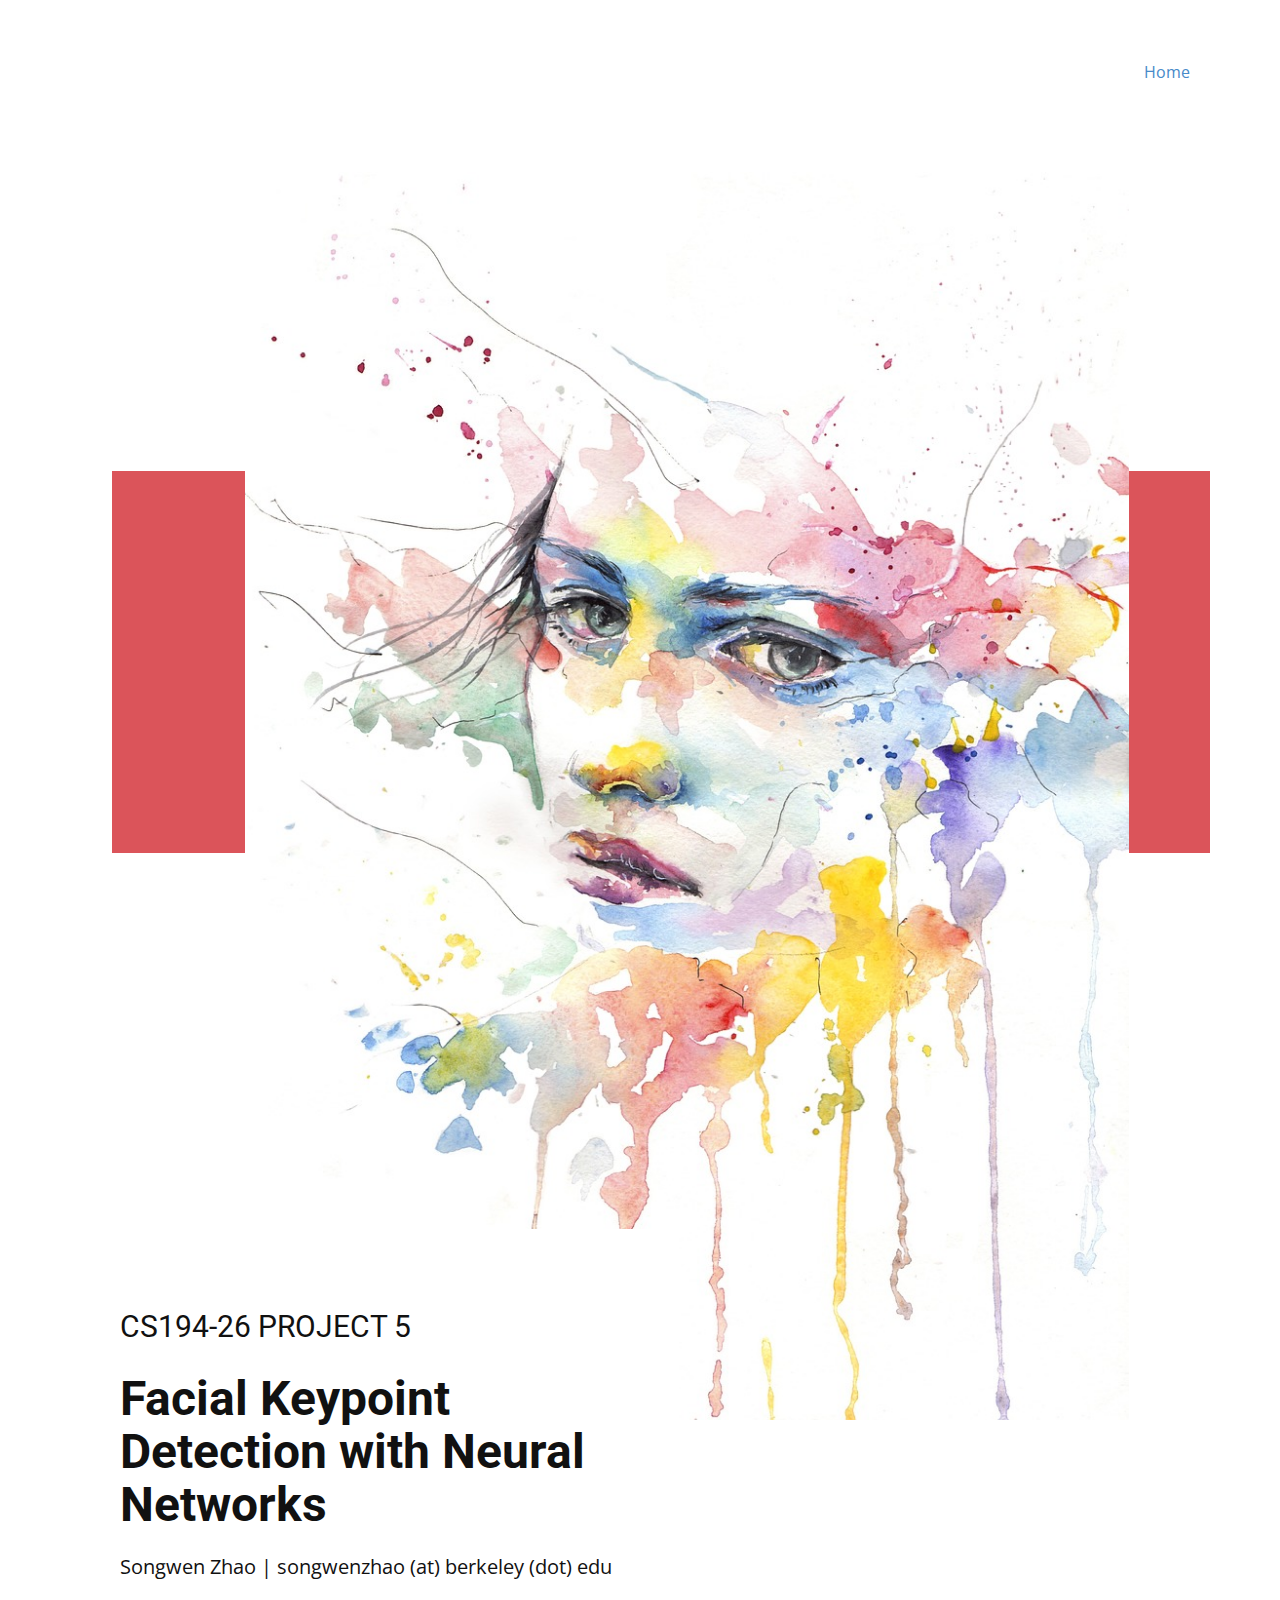
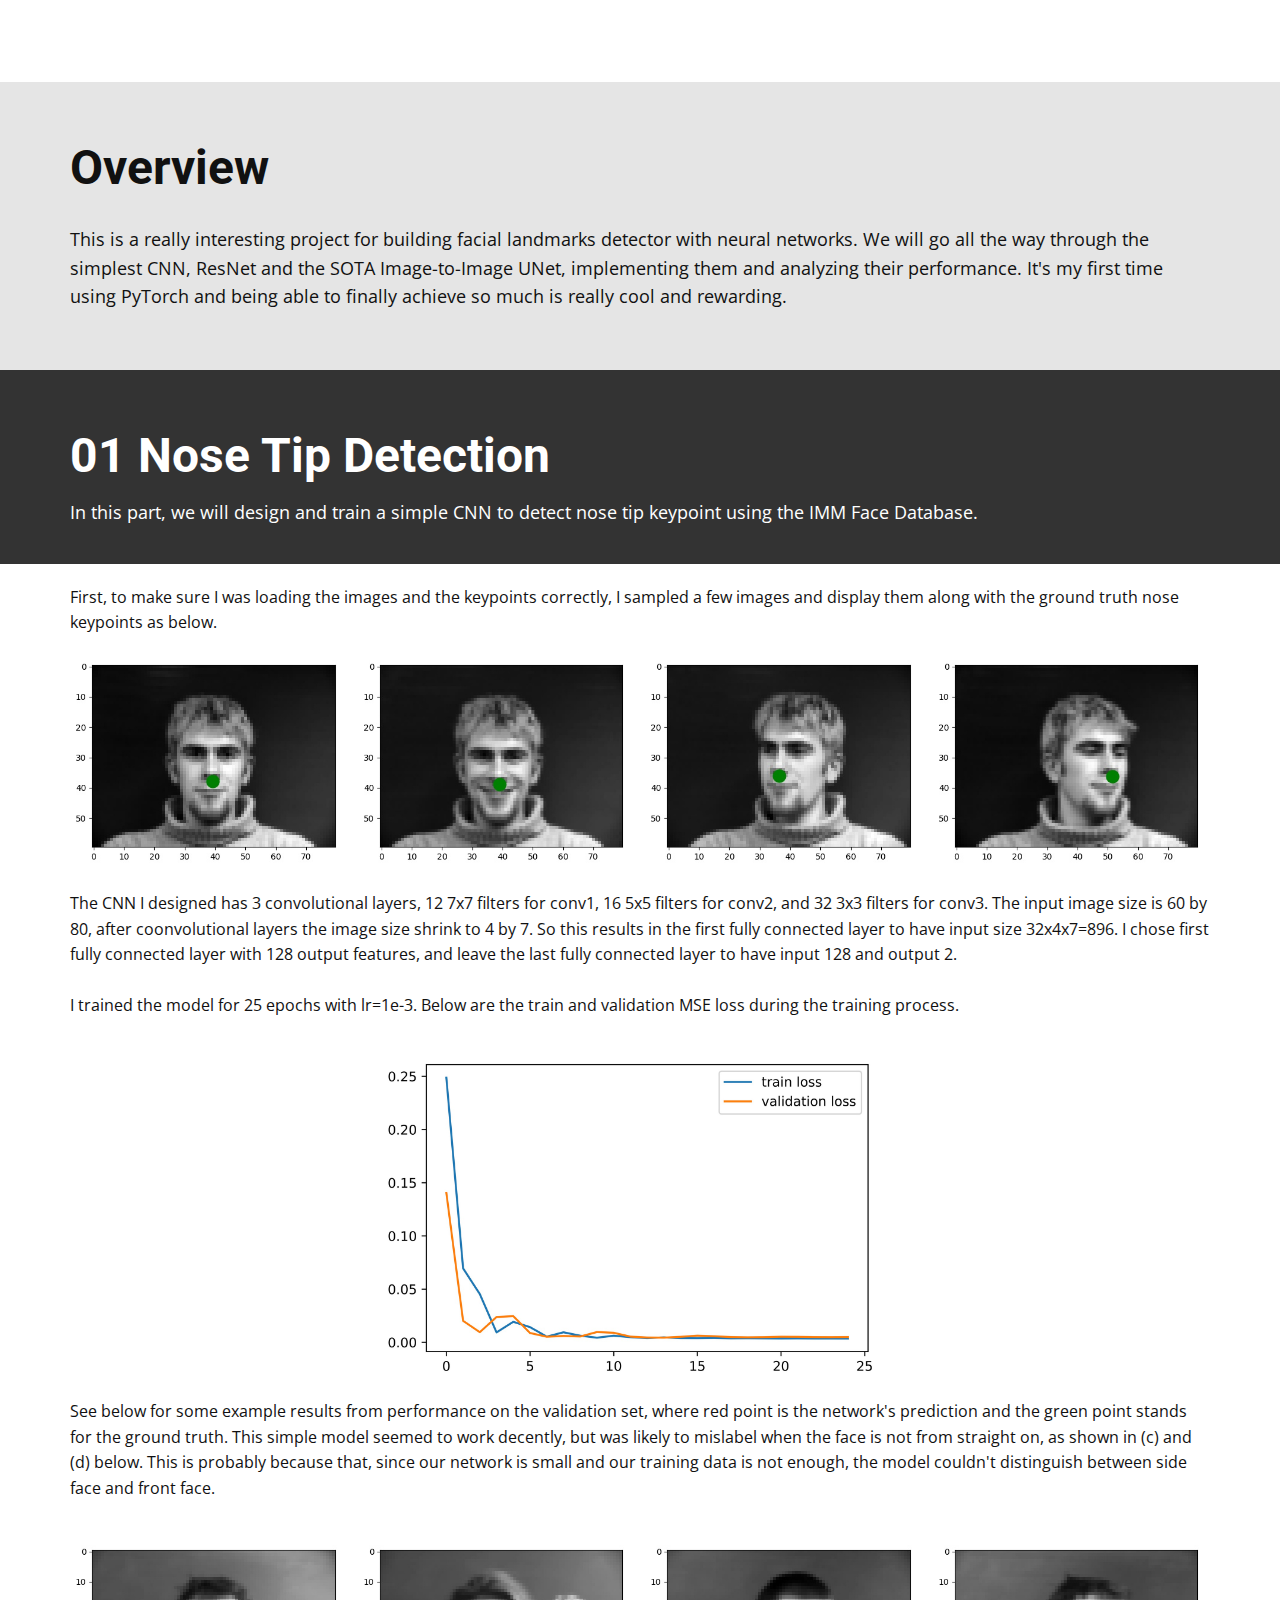
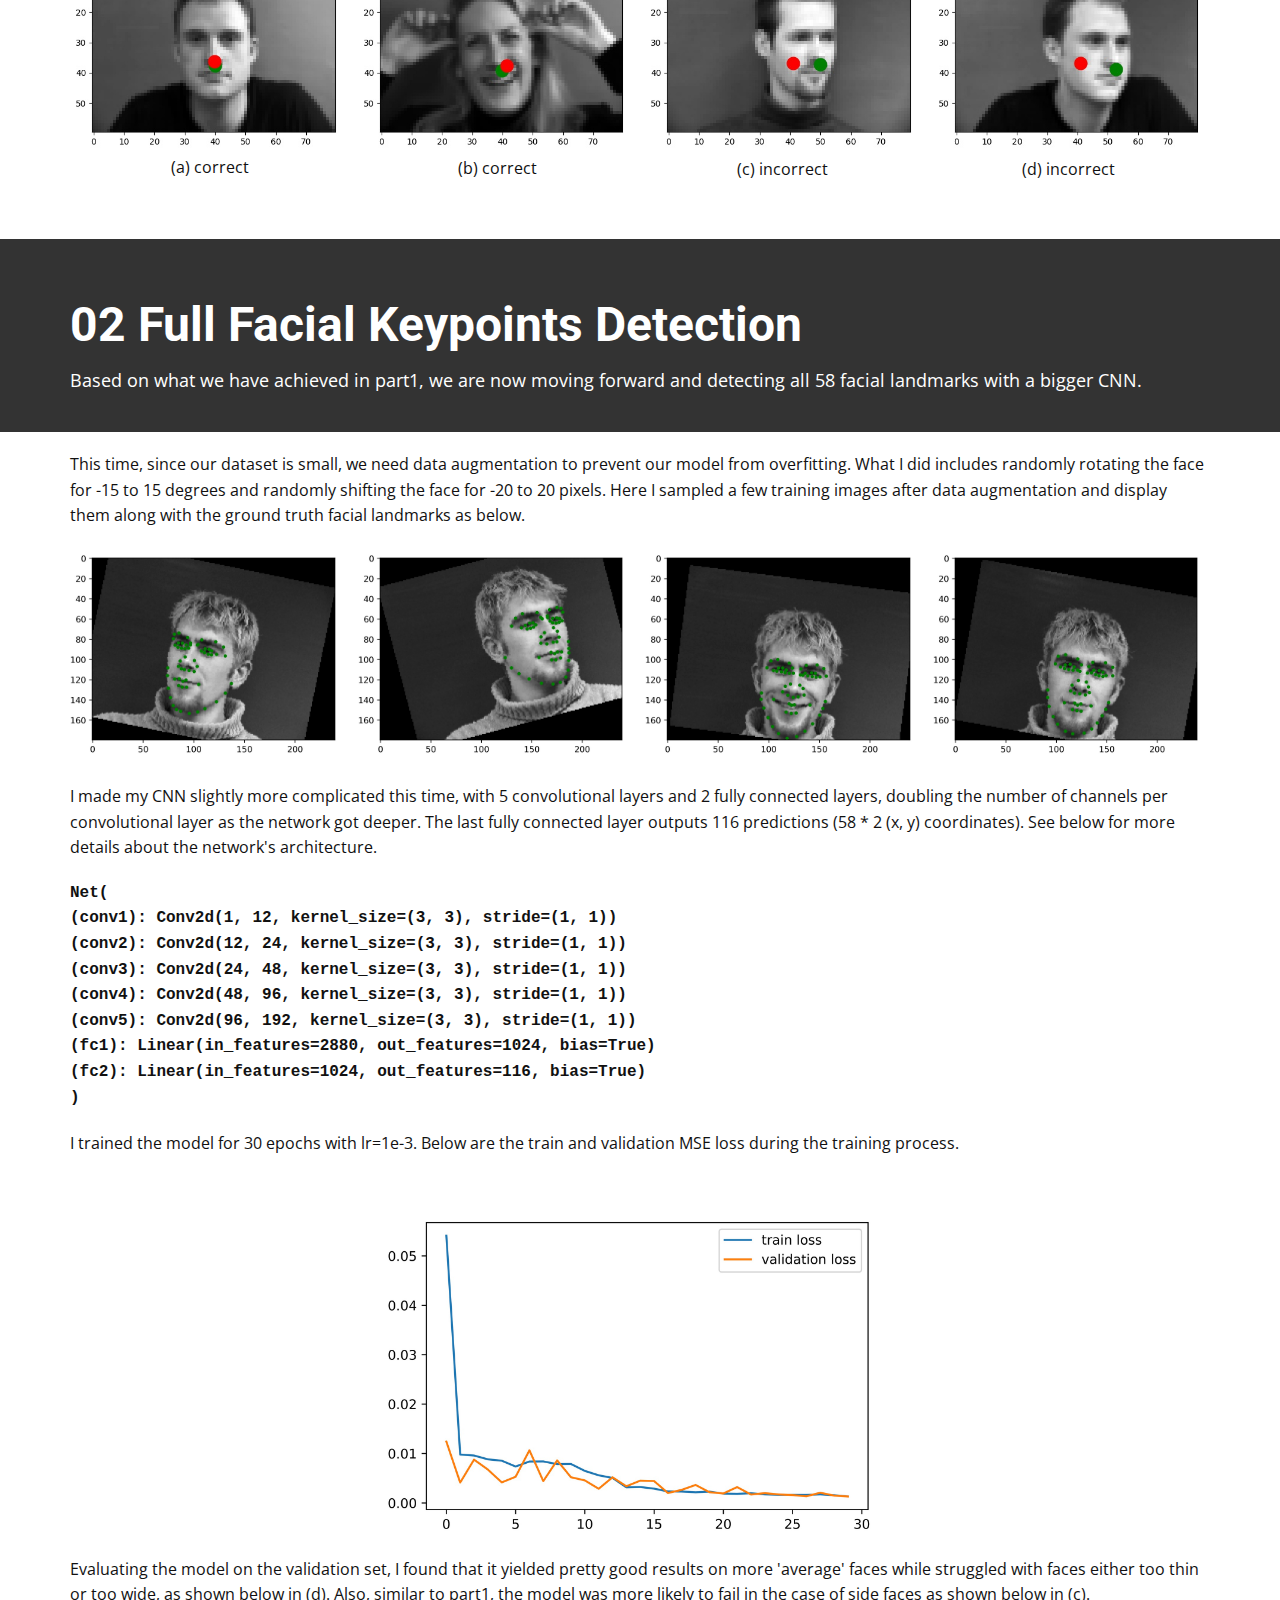
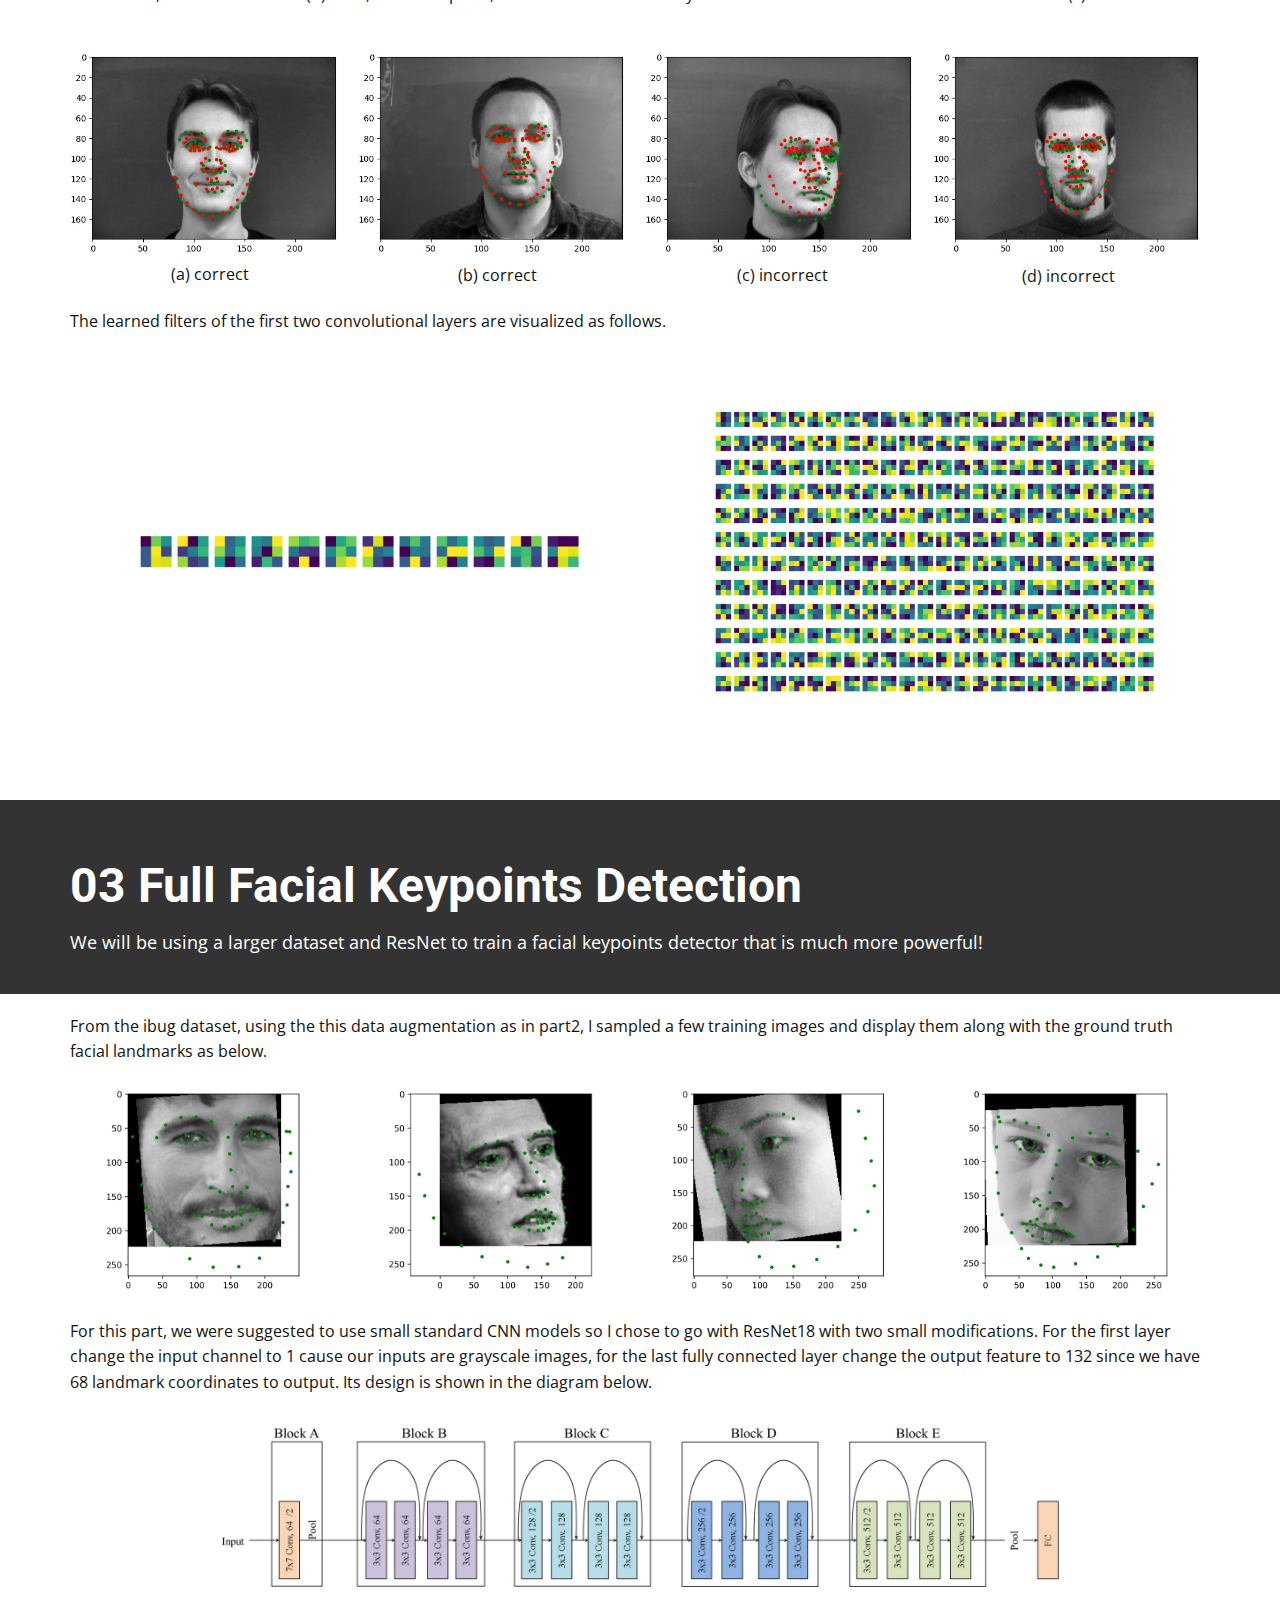
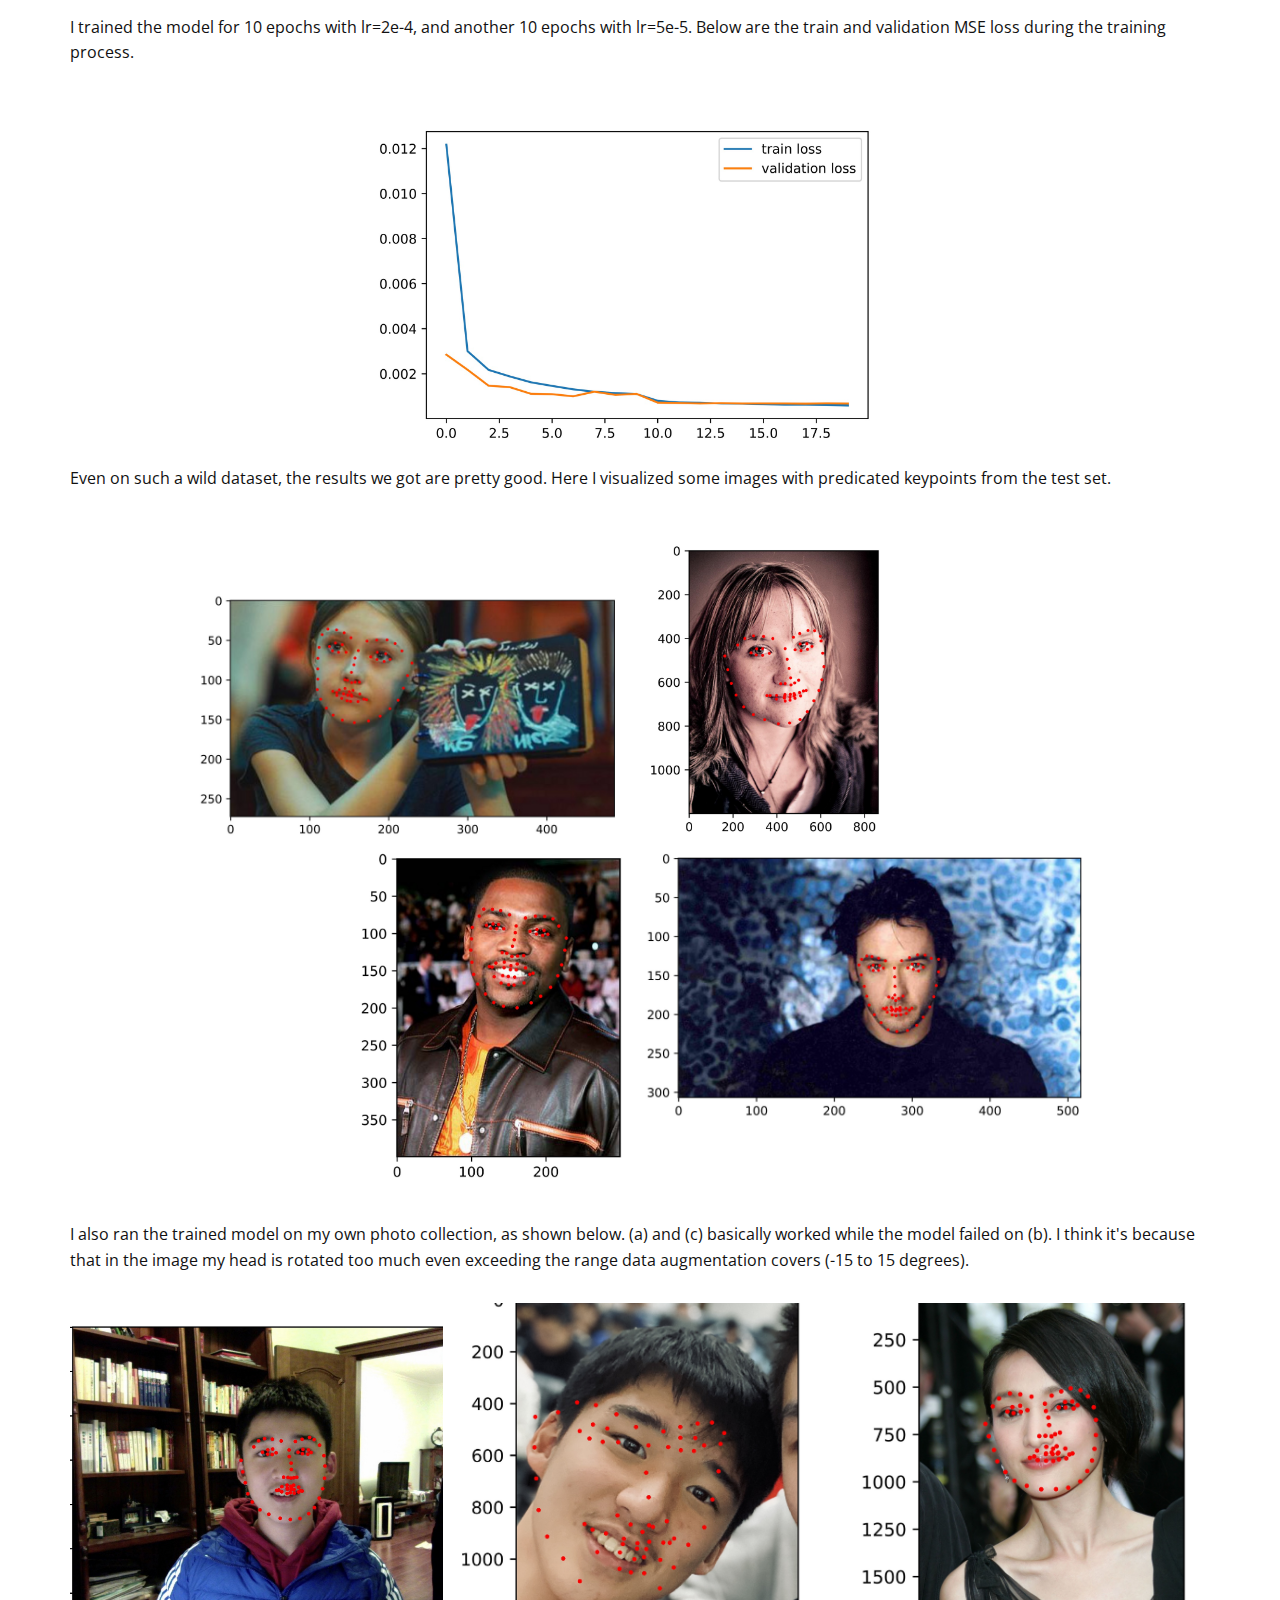
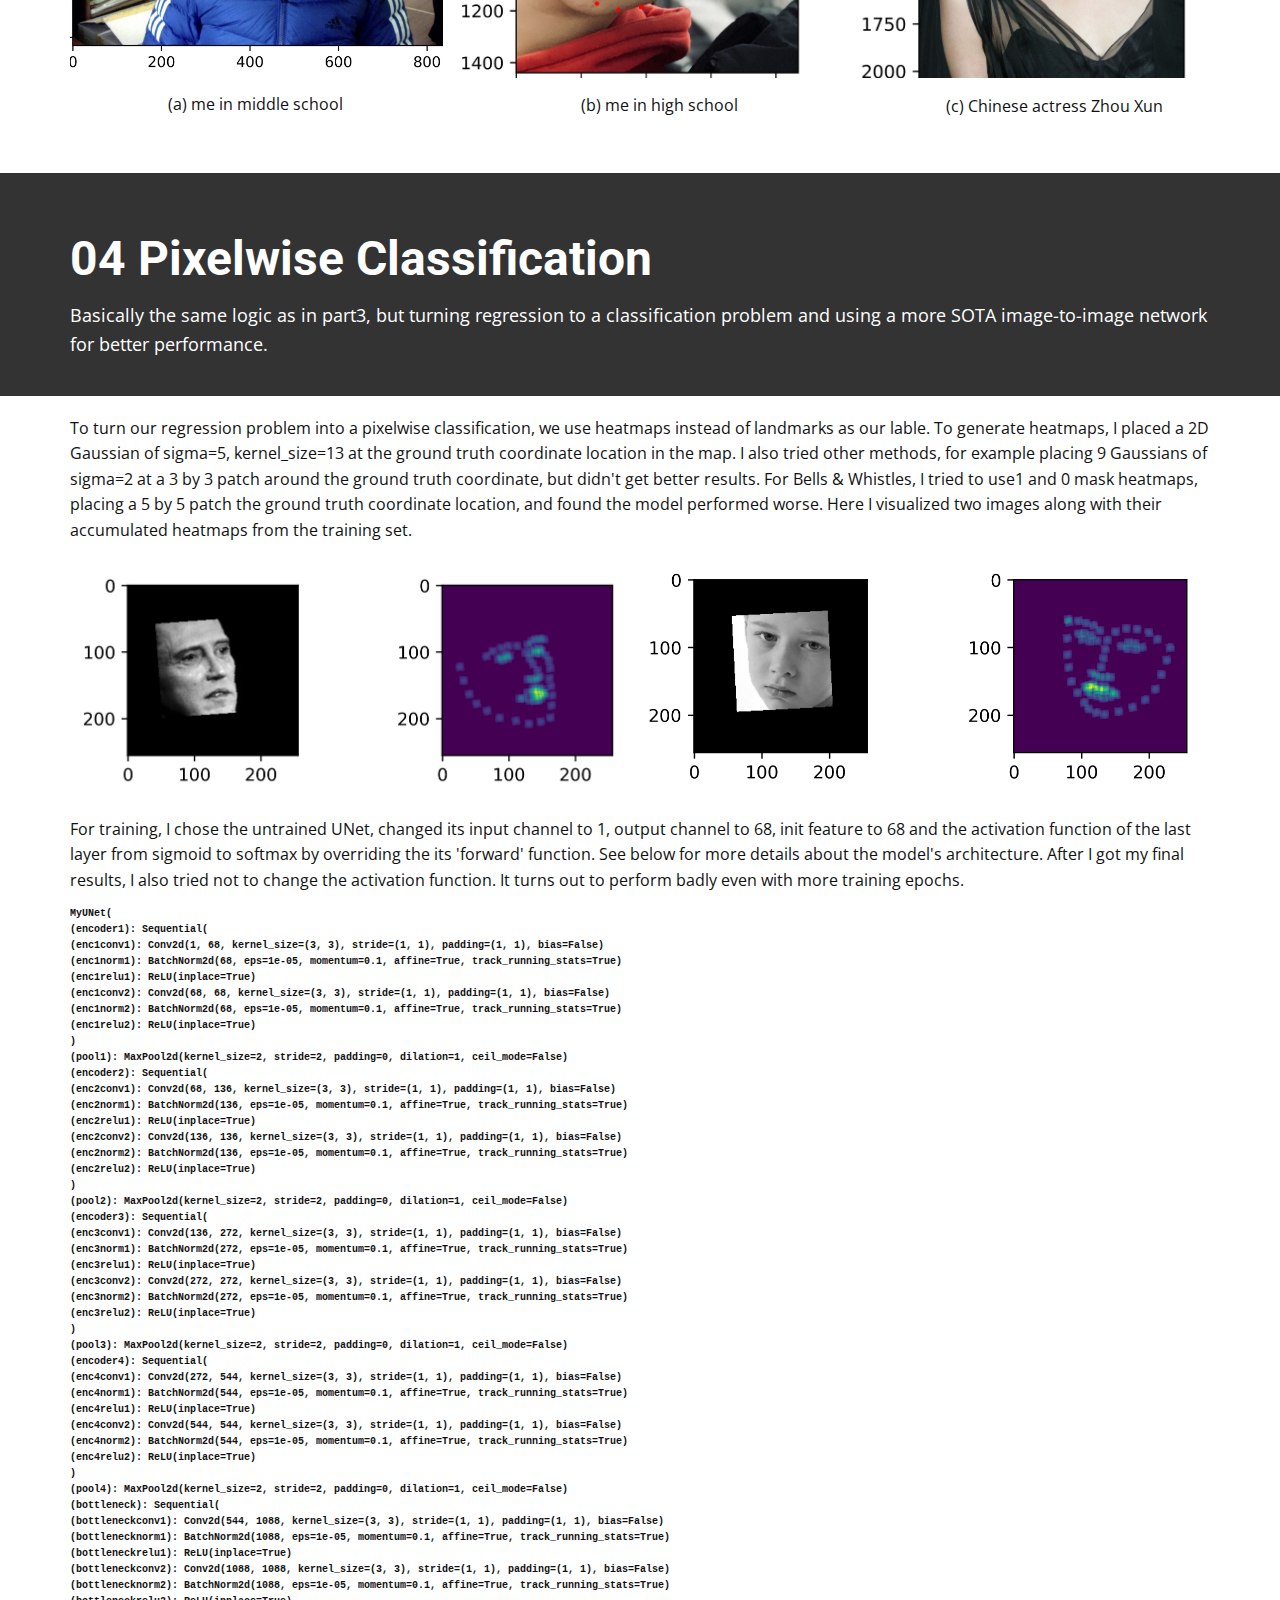
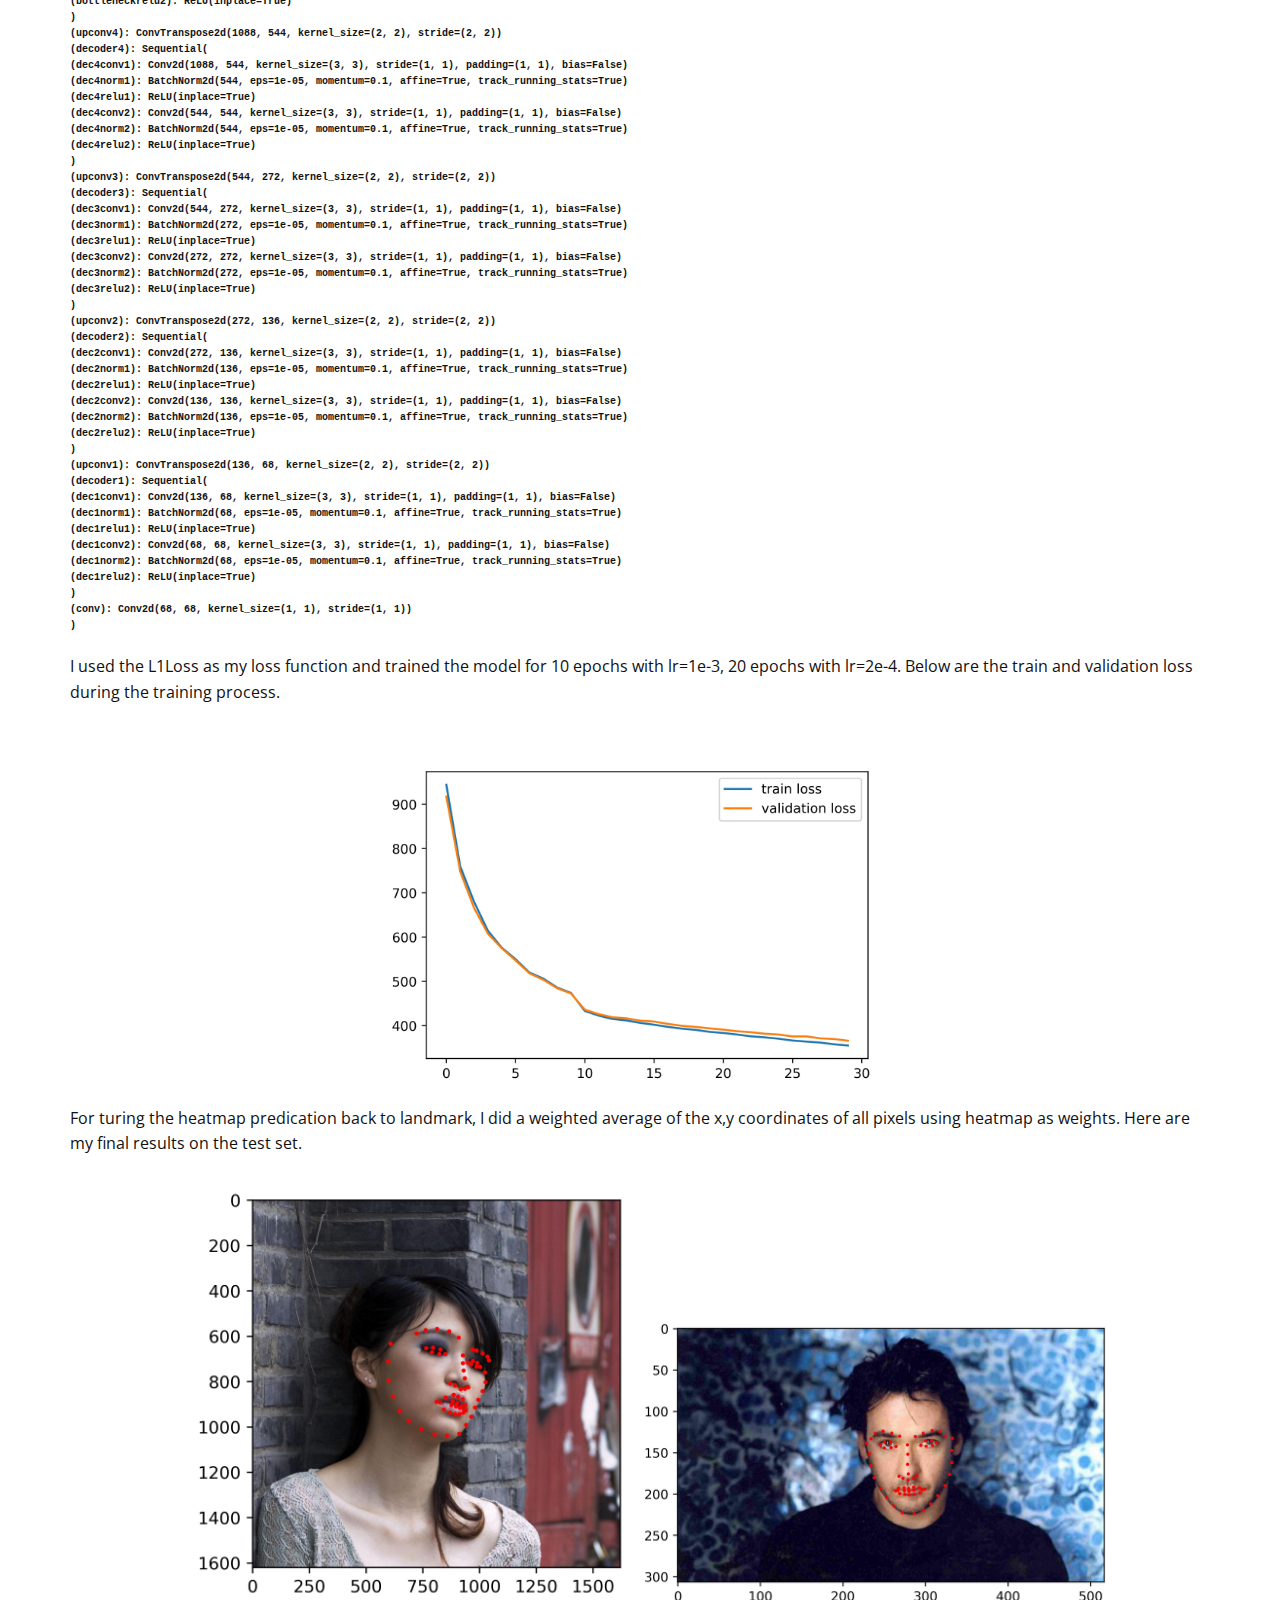
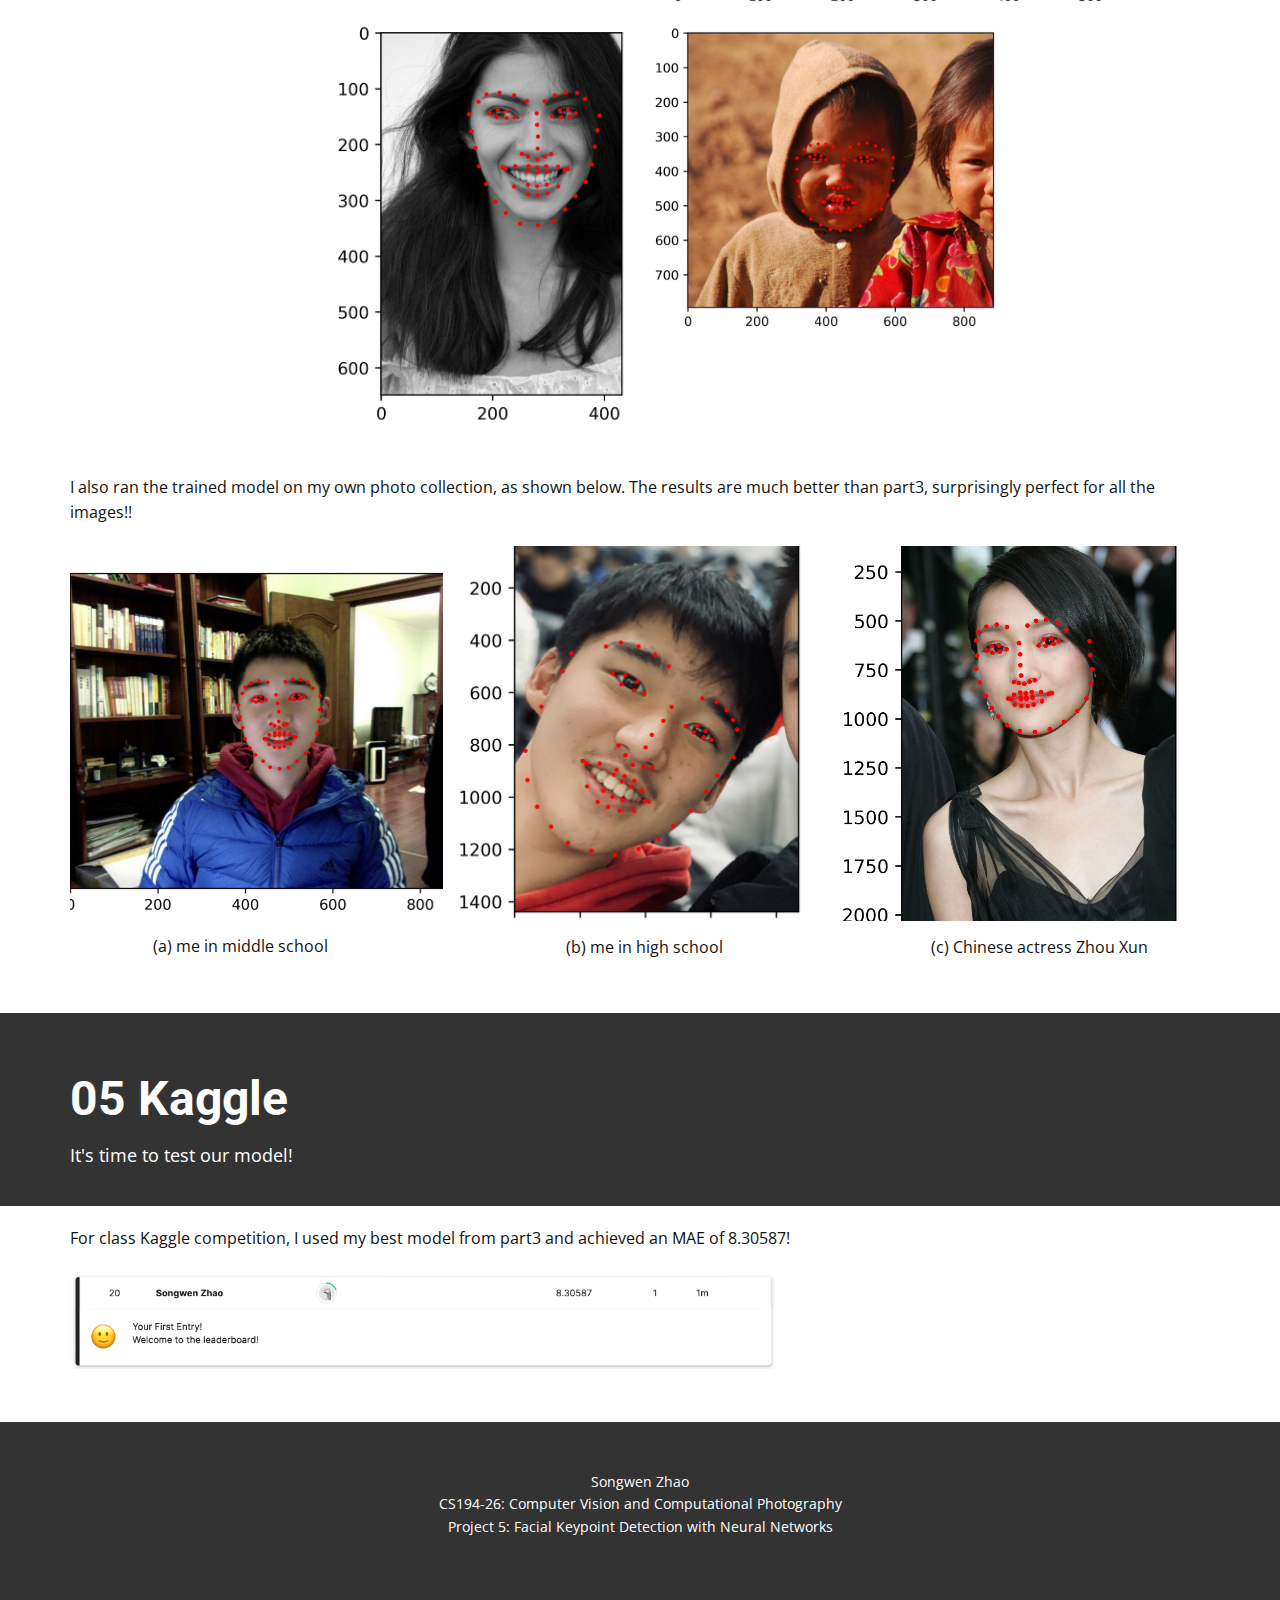
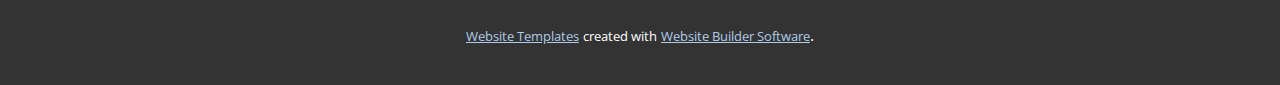
<file: web/Home.html>
<!DOCTYPE html>
<html style="font-size: 16px;" lang="en"><head>
    <meta name="viewport" content="width=device-width, initial-scale=1.0">
    <meta charset="utf-8">
    <meta name="keywords" content="​Colorizing the Prokudin-Gorskii Collection, Overview, Colorizatio​n Pipeline​, 01, 02, 03, 04, Alignment Metrics, ​Reference Color Channel, ​Pyramid Search, ​Pyramid Search Algorithm, Gallery">
    <meta name="description" content="">
    <title>Home</title>
    <link rel="stylesheet" href="nicepage.css" media="screen">
<link rel="stylesheet" href="Home.css" media="screen">
    <script class="u-script" type="text/javascript" src="jquery.js" "="" defer=""></script>
    <script class="u-script" type="text/javascript" src="nicepage.js" "="" defer=""></script>
    <meta name="generator" content="Nicepage 4.17.10, nicepage.com">
    <link id="u-theme-google-font" rel="stylesheet" href="https://fonts.googleapis.com/css?family=Roboto:100,100i,300,300i,400,400i,500,500i,700,700i,900,900i|Open+Sans:300,300i,400,400i,500,500i,600,600i,700,700i,800,800i">
    
    
    
    
    
    
    
    
    
    
    
    
    
    <script type="application/ld+json">{
		"@context": "http://schema.org",
		"@type": "Organization",
		"name": "Site1"
}</script>
    <meta name="theme-color" content="#478ac9">
    <meta property="og:title" content="Home">
    <meta property="og:description" content="">
    <meta property="og:type" content="website">
  </head>
  <body class="u-body u-xl-mode" data-lang="en"><header class="u-clearfix u-header u-white u-header" id="sec-0750"><div class="u-clearfix u-sheet u-sheet-1">
        <nav class="u-menu u-menu-one-level u-offcanvas u-menu-1">
          <div class="menu-collapse" style="font-size: 1rem; letter-spacing: 0px;">
            <a class="u-button-style u-custom-left-right-menu-spacing u-custom-padding-bottom u-custom-top-bottom-menu-spacing u-nav-link u-text-active-palette-1-base u-text-hover-palette-2-base" href="#">
              <svg class="u-svg-link" viewBox="0 0 24 24"><use xmlns:xlink="http://www.w3.org/1999/xlink" xlink:href="#menu-hamburger"></use></svg>
              <svg class="u-svg-content" version="1.1" id="menu-hamburger" viewBox="0 0 16 16" x="0px" y="0px" xmlns:xlink="http://www.w3.org/1999/xlink" xmlns="http://www.w3.org/2000/svg"><g><rect y="1" width="16" height="2"></rect><rect y="7" width="16" height="2"></rect><rect y="13" width="16" height="2"></rect>
</g></svg>
            </a>
          </div>
          <div class="u-custom-menu u-nav-container">
            <ul class="u-nav u-unstyled u-nav-1"><li class="u-nav-item"><a class="u-button-style u-nav-link u-text-active-palette-1-base u-text-hover-palette-2-base" href="Home.html" style="padding: 10px 20px;">Home</a>
</li></ul>
          </div>
          <div class="u-custom-menu u-nav-container-collapse">
            <div class="u-black u-container-style u-inner-container-layout u-opacity u-opacity-95 u-sidenav">
              <div class="u-inner-container-layout u-sidenav-overflow">
                <div class="u-menu-close"></div>
                <ul class="u-align-center u-nav u-popupmenu-items u-unstyled u-nav-2"><li class="u-nav-item"><a class="u-button-style u-nav-link" href="Home.html">Home</a>
</li></ul>
              </div>
            </div>
            <div class="u-black u-menu-overlay u-opacity u-opacity-70"></div>
          </div>
        </nav>
      </div></header>
    <section class="u-clearfix u-section-1" id="sec-629e">
      <div class="u-clearfix u-sheet u-valign-middle-sm u-valign-middle-xs u-sheet-1">
        <div class="u-expanded-width-sm u-expanded-width-xs u-palette-2-base u-shape u-shape-rectangle u-shape-1"></div>
        <img class="u-align-left u-image u-image-contain u-image-1" src="images/dc8b428f4389566467de4d14c0721591cb5a1d4671d867ec7ed71cb9ebe5e9b76735af92efcb7b33b9685d29c6f5e219a318a28732785c4550f225_1280.jpg" data-image-width="907" data-image-height="1280">
        <div class="u-align-left u-container-style u-group u-white u-group-1">
          <div class="u-container-layout u-container-layout-1">
            <h3 class="u-text u-text-1">CS194-26 PROJECT 5</h3>
            <h1 class="u-text u-text-default u-text-2"> Facial Keypoint Detection with Neural Networks</h1>
            <p class="u-large-text u-text u-text-variant u-text-3"> Songwen Zhao | songwenzhao (at) berkeley (dot) edu</p>
          </div>
        </div>
      </div>
    </section>
    <section class="u-clearfix u-grey-10 u-section-2" id="sec-abdc">
      <div class="u-clearfix u-sheet u-valign-middle u-sheet-1">
        <h1 class="u-align-left u-text u-text-1">Overview</h1>
        <p class="u-align-left u-text u-text-2">This is a really interesting project for building facial landmarks detector with neural networks. We will go all the way through the simplest CNN, ResNet and the SOTA Image-to-Image UNet, implementing them and analyzing their performance. It's my first time using PyTorch and being able to finally achieve so much is really cool and rewarding.</p>
      </div>
    </section>
    <section class="u-clearfix u-grey-80 u-section-3" id="sec-7ed5">
      <div class="u-clearfix u-sheet u-sheet-1">
        <h1 class="u-align-left u-text u-text-1">01&nbsp;Nose Tip Detection</h1>
        <p class="u-align-left u-text u-text-2">In this part, we will design and train a simple CNN to detect nose tip keypoint using the IMM Face Database.</p>
      </div>
    </section>
    <section class="u-clearfix u-section-4" id="sec-5077">
      <div class="u-clearfix u-sheet u-sheet-1">
        <p class="u-text u-text-default u-text-1">First, to make sure I was loading the images and the keypoints correctly, I sampled a few images and display them along with the ground truth nose keypoints as below.</p>
        <div class="u-expanded-width u-list u-list-1">
          <div class="u-repeater u-repeater-1">
            <div class="u-container-style u-image u-list-item u-repeater-item u-image-1" data-image-width="600" data-image-height="400">
              <div class="u-container-layout u-similar-container u-container-layout-1"></div>
            </div>
            <div class="u-container-style u-image u-list-item u-repeater-item u-image-2" data-image-width="600" data-image-height="400">
              <div class="u-container-layout u-similar-container u-container-layout-2"></div>
            </div>
            <div class="u-container-style u-image u-list-item u-repeater-item u-image-3" data-image-width="600" data-image-height="400">
              <div class="u-container-layout u-similar-container u-container-layout-3"></div>
            </div>
            <div class="u-container-style u-image u-list-item u-repeater-item u-image-4" data-image-width="600" data-image-height="400">
              <div class="u-container-layout u-similar-container u-container-layout-4"></div>
            </div>
          </div>
        </div>
        <p class="u-text u-text-default u-text-2">The CNN I designed has 3 convolutional layers, 12 7x7 filters for conv1, 16 5x5 filters for conv2, and 32 3x3 filters for conv3. The input image size is 60 by 80, after coonvolutional layers the image size shrink to 4 by 7. So this results in the first fully connected layer to have input size 32x4x7=896. I chose first fully connected layer with 128 output features, and leave the last fully connected layer to have input 128 and output 2.<br>
          <br>I trained the model for 25 epochs with lr=1e-3. Below are the ​train and validation MSE loss during the training process.<br>
        </p>
        <img class="u-align-center u-image u-image-contain u-image-default u-image-5" src="images/loss.jpg" alt="" data-image-width="6000" data-image-height="4000">
        <p class="u-text u-text-default u-text-3"> See below for​ some example results from performance on the validation set, where red point is the network's prediction and the green point stands for the ground truth.&nbsp;This simple model seemed to work decently, but was likely to mislabel when the face is not from straight on, as shown in (c) and (d) below. This is probably because that, since our network is small and our training data is not enough, the model couldn't distinguish between side face and front face.&nbsp;</p>
        <div class="u-expanded-width u-list u-list-2">
          <div class="u-repeater u-repeater-2">
            <div class="u-container-style u-image u-list-item u-repeater-item u-image-6" data-image-width="600" data-image-height="400">
              <div class="u-container-layout u-similar-container u-valign-top u-container-layout-5"></div>
            </div>
            <div class="u-container-style u-image u-list-item u-repeater-item u-image-7" data-image-width="600" data-image-height="400">
              <div class="u-container-layout u-similar-container u-valign-top u-container-layout-6"></div>
            </div>
            <div class="u-container-style u-image u-list-item u-repeater-item u-image-8" data-image-width="600" data-image-height="400">
              <div class="u-container-layout u-similar-container u-valign-top u-container-layout-7"></div>
            </div>
            <div class="u-container-style u-image u-list-item u-repeater-item u-image-9" data-image-width="600" data-image-height="400">
              <div class="u-container-layout u-similar-container u-valign-top u-container-layout-8"></div>
            </div>
          </div>
        </div>
        <p class="u-text u-text-default u-text-4">(a) correct</p>
        <p class="u-text u-text-default u-text-5">(b) correct</p>
        <p class="u-text u-text-default u-text-6">(c) incorrect</p>
        <p class="u-text u-text-default u-text-7">(d) incorrect</p>
      </div>
    </section>
    <section class="u-clearfix u-grey-80 u-section-5" id="sec-a145">
      <div class="u-clearfix u-sheet u-sheet-1">
        <h1 class="u-align-left u-text u-text-1">02 ​Full Facial Keypoints Detection</h1>
        <p class="u-align-left u-text u-text-2">Based on what we have achieved in part1, we are now moving forward and detecting all 58 facial landmarks with a bigger CNN.</p>
      </div>
    </section>
    <section class="u-clearfix u-section-6" id="sec-1643">
      <div class="u-clearfix u-sheet u-sheet-1">
        <p class="u-text u-text-default u-text-1">This time, since our dataset is small, we need data augmentation to prevent our model from overfitting. What I did includes randomly rotating the face for -15 to 15 degrees and randomly shifting the face for -20 to 20 pixels. Here I sampled a few training images after data augmentation and display them along with the ground truth facial landmarks as below.</p>
        <div class="u-expanded-width u-list u-list-1">
          <div class="u-repeater u-repeater-1">
            <div class="u-container-style u-image u-list-item u-repeater-item u-image-1" data-image-width="3000" data-image-height="2000">
              <div class="u-container-layout u-similar-container u-container-layout-1"></div>
            </div>
            <div class="u-container-style u-image u-list-item u-repeater-item u-image-2" data-image-width="1920" data-image-height="1280">
              <div class="u-container-layout u-similar-container u-container-layout-2"></div>
            </div>
            <div class="u-container-style u-image u-list-item u-repeater-item u-image-3" data-image-width="1920" data-image-height="1280">
              <div class="u-container-layout u-similar-container u-container-layout-3"></div>
            </div>
            <div class="u-container-style u-image u-list-item u-repeater-item u-image-4" data-image-width="1920" data-image-height="1280">
              <div class="u-container-layout u-similar-container u-container-layout-4"></div>
            </div>
          </div>
        </div>
        <p class="u-text u-text-default u-text-2">I made my CNN slightly more complicated this time, with 5 convolutional layers and 2 fully connected layers, doubling the number of channels per convolutional layer as the network got deeper. The last fully connected layer outputs 116 predictions (58 * 2 (x, y) coordinates). See below for more details about the network's architecture.&nbsp;<br>
        </p>
        <p class="u-align-left u-custom-font u-font-courier-new u-text u-text-default u-text-3"> Net(<br> (conv1): Conv2d(1, 12, kernel_size=(3, 3), stride=(1, 1))<br> (conv2): Conv2d(12, 24, kernel_size=(3, 3), stride=(1, 1))<br> (conv3): Conv2d(24, 48, kernel_size=(3, 3), stride=(1, 1))<br> (conv4): Conv2d(48, 96, kernel_size=(3, 3), stride=(1, 1))<br> (conv5): Conv2d(96, 192, kernel_size=(3, 3), stride=(1, 1))<br> (fc1): Linear(in_features=2880, out_features=1024, bias=True)<br> (fc2): Linear(in_features=1024, out_features=116, bias=True)<br>)<br>
        </p>
        <p class="u-align-left u-text u-text-default u-text-4"> I trained the model for 30 epochs with lr=1e-3. Below are the ​train and validation MSE loss during the training process.</p>
        <img class="u-align-center u-image u-image-contain u-image-default u-image-5" src="images/loss1.jpg" alt="" data-image-width="6000" data-image-height="4000">
        <p class="u-text u-text-default u-text-5">Evaluating the model on the validation set, I found that it yielded pretty good results on more 'average' faces while struggled with faces either too thin or too wide, as shown below in (d). Also, similar to part1,&nbsp;the model was more likely to fail in the case of side faces as shown below in (c).</p>
        <div class="u-expanded-width u-list u-list-2">
          <div class="u-repeater u-repeater-2">
            <div class="u-container-style u-image u-list-item u-repeater-item u-image-6" data-image-width="600" data-image-height="400">
              <div class="u-container-layout u-similar-container u-valign-top u-container-layout-5"></div>
            </div>
            <div class="u-container-style u-image u-list-item u-repeater-item u-image-7" data-image-width="600" data-image-height="400">
              <div class="u-container-layout u-similar-container u-valign-top u-container-layout-6"></div>
            </div>
            <div class="u-container-style u-image u-list-item u-repeater-item u-image-8" data-image-width="600" data-image-height="400">
              <div class="u-container-layout u-similar-container u-valign-top u-container-layout-7"></div>
            </div>
            <div class="u-container-style u-image u-list-item u-repeater-item u-image-9" data-image-width="600" data-image-height="400">
              <div class="u-container-layout u-similar-container u-valign-top u-container-layout-8"></div>
            </div>
          </div>
        </div>
        <p class="u-text u-text-default u-text-6">(a) correct</p>
        <p class="u-text u-text-default u-text-7">(b) correct</p>
        <p class="u-text u-text-default u-text-8">(c) incorrect</p>
        <p class="u-text u-text-default u-text-9">(d) incorrect</p>
        <p class="u-align-left u-text u-text-default u-text-10">The learned filters of the first two convolutional layers are visualized as follows.<br>
        </p>
        <div class="u-expanded-width u-list u-list-3">
          <div class="u-repeater u-repeater-3">
            <div class="u-container-style u-image u-list-item u-repeater-item u-image-10" data-image-width="3000" data-image-height="2000">
              <div class="u-container-layout u-similar-container u-container-layout-9"></div>
            </div>
            <div class="u-container-style u-image u-list-item u-repeater-item u-image-11" data-image-width="3000" data-image-height="2000">
              <div class="u-container-layout u-similar-container u-container-layout-10"></div>
            </div>
          </div>
        </div>
      </div>
    </section>
    <section class="u-clearfix u-grey-80 u-section-7" id="sec-56a4">
      <div class="u-clearfix u-sheet u-sheet-1">
        <h1 class="u-align-left u-text u-text-1">03 ​Full Facial Keypoints Detection</h1>
        <p class="u-align-left u-text u-text-2"> We will be using a larger dataset and ResNet to train a facial keypoints detector that is much more powerful!</p>
      </div>
    </section>
    <section class="u-clearfix u-section-8" id="sec-ad2b">
      <div class="u-clearfix u-sheet u-sheet-1">
        <p class="u-text u-text-default u-text-1">From the&nbsp;ibug dataset, using the this data augmentation as in part2, I sampled a few training images and display them along with the ground truth facial landmarks as below.</p>
        <div class="u-expanded-width u-list u-list-1">
          <div class="u-repeater u-repeater-1">
            <div class="u-container-style u-image u-list-item u-repeater-item u-image-1" data-image-width="3000" data-image-height="2000">
              <div class="u-container-layout u-similar-container u-container-layout-1"></div>
            </div>
            <div class="u-container-style u-image u-list-item u-repeater-item u-image-2" data-image-width="1920" data-image-height="1280">
              <div class="u-container-layout u-similar-container u-container-layout-2"></div>
            </div>
            <div class="u-container-style u-image u-list-item u-repeater-item u-image-3" data-image-width="1920" data-image-height="1280">
              <div class="u-container-layout u-similar-container u-container-layout-3"></div>
            </div>
            <div class="u-container-style u-image u-list-item u-repeater-item u-image-4" data-image-width="1920" data-image-height="1280">
              <div class="u-container-layout u-similar-container u-container-layout-4"></div>
            </div>
          </div>
        </div>
        <p class="u-text u-text-default u-text-2">For this part, we were suggested to use small standard CNN models so I chose to go with ResNet18 with two small modifications. For the first layer change the input channel to 1 cause our inputs are grayscale images, for the last fully connected layer change the output feature to 132 since we have 68 landmark coordinates to output. Its design is shown in the diagram below.<br>
        </p>
        <img class="u-align-center u-image u-image-contain u-image-default u-image-5" src="images/resnet18.png" alt="" data-image-width="3607" data-image-height="755">
        <p class="u-align-left u-text u-text-default u-text-3"> I trained the model for 10 epochs with lr=2e-4, and another 10 epochs with lr=5e-5. Below are the ​train and validation MSE loss during the training process.</p>
        <img class="u-align-center u-image u-image-contain u-image-default u-image-6" src="images/loss2.jpg" alt="" data-image-width="6000" data-image-height="4000">
        <p class="u-text u-text-default u-text-4">Even on such a wild dataset, the results we got  are pretty good. Here I visualized some images with predicated keypoints from the test set.&nbsp;</p>
        <div class="u-clearfix u-expanded-width u-layout-wrap u-layout-wrap-1">
          <div class="u-layout">
            <div class="u-layout-col">
              <div class="u-size-30">
                <div class="u-layout-row">
                  <div class="u-align-left u-container-style u-layout-cell u-size-30 u-layout-cell-1">
                    <div class="u-container-layout u-valign-bottom u-container-layout-5">
                      <img class="u-image u-image-contain u-image-default u-image-7" src="images/example1000.jpg" alt="" data-image-width="5412" data-image-height="3167">
                    </div>
                  </div>
                  <div class="u-container-style u-layout-cell u-size-30 u-layout-cell-2">
                    <div class="u-container-layout u-valign-bottom u-container-layout-6">
                      <img class="u-image u-image-contain u-image-default u-image-8" src="images/example11.jpg" alt="" data-image-width="1792" data-image-height="1920">
                    </div>
                  </div>
                </div>
              </div>
              <div class="u-size-30">
                <div class="u-layout-row">
                  <div class="u-align-left u-container-style u-layout-cell u-size-30 u-layout-cell-3">
                    <div class="u-container-layout u-container-layout-7">
                      <img class="u-expanded-height u-image u-image-contain u-image-default u-image-9" src="images/example167.jpg" alt="" data-image-width="1667" data-image-height="1920">
                    </div>
                  </div>
                  <div class="u-align-left u-container-style u-layout-cell u-size-30 u-layout-cell-4">
                    <div class="u-container-layout u-valign-top u-container-layout-8">
                      <img class="u-image u-image-contain u-image-default u-image-10" src="images/example341.jpg" alt="" data-image-width="1920" data-image-height="1195">
                    </div>
                  </div>
                </div>
              </div>
            </div>
          </div>
        </div>
        <p class="u-text u-text-default u-text-5">I also ran the trained model on my own photo collection, as shown below. (a) and (c) basically worked while the model failed on (b). I think it's because that in the image my head is rotated too much even exceeding the range data augmentation covers (-15 to 15 degrees).</p>
        <div class="u-expanded-width u-list u-list-2">
          <div class="u-repeater u-repeater-2">
            <div class="u-container-style u-image u-list-item u-repeater-item u-image-11" data-image-width="4596" data-image-height="3554">
              <div class="u-container-layout u-similar-container u-valign-middle u-container-layout-9"></div>
            </div>
            <div class="u-container-style u-image u-list-item u-repeater-item u-image-12" data-image-width="1616" data-image-height="1920">
              <div class="u-container-layout u-similar-container u-valign-middle u-container-layout-10"></div>
            </div>
            <div class="u-container-style u-image u-list-item u-repeater-item u-image-13" data-image-width="1579" data-image-height="1920">
              <div class="u-container-layout u-similar-container u-valign-middle u-container-layout-11"></div>
            </div>
          </div>
        </div>
        <p class="u-text u-text-6">(a) me in middle school</p>
        <p class="u-text u-text-7">(b) me in high school</p>
        <p class="u-text u-text-8">(c) ​Chinese actress Zhou Xun</p>
      </div>
    </section>
    <section class="u-clearfix u-grey-80 u-section-9" id="sec-c91a">
      <div class="u-clearfix u-sheet u-sheet-1">
        <h1 class="u-align-left u-text u-text-1">04 ​​Pixelwise Classification</h1>
        <p class="u-align-left u-text u-text-2"> Basically the same logic as in part3, but turning regression to a classification problem and using a more SOTA image-to-image network for better performance.&nbsp;</p>
      </div>
    </section>
    <section class="u-clearfix u-section-10" id="sec-969d">
      <div class="u-clearfix u-sheet u-sheet-1">
        <p class="u-text u-text-default u-text-1">To turn our regression problem into a pixelwise classification, we use heatmaps instead of landmarks as our lable. To generate heatmaps, I placed a 2D Gaussian of sigma=5, kernel_size=13 at the ground truth coordinate location in the map. I also tried other methods, for example placing 9 Gaussians of sigma=2 at a 3 by 3 patch around&nbsp;the ground truth coordinate, but didn't get better results. For&nbsp;Bells &amp; Whistles, I tried to use1 and 0 mask heatmaps, placing a 5 by 5 patch the ground truth coordinate location, and found the model performed worse. Here I visualized two images along with their accumulated heatmaps from the training set.</p>
        <div class="u-align-center u-expanded-width u-list u-list-1">
          <div class="u-repeater u-repeater-1">
            <div class="u-align-left u-container-style u-image u-list-item u-repeater-item u-image-1" data-image-width="2278" data-image-height="964">
              <div class="u-container-layout u-similar-container u-container-layout-1"></div>
            </div>
            <div class="u-align-left u-container-style u-image u-list-item u-repeater-item u-image-2" data-image-width="2241" data-image-height="976">
              <div class="u-container-layout u-similar-container u-container-layout-2"></div>
            </div>
          </div>
        </div>
        <p class="u-text u-text-default u-text-2">For training, I chose the untrained UNet, changed its ​input channel to 1, output channel to 68, init feature to 68 and the activation function of the last layer from sigmoid to softmax by overriding the its 'forward' function. ​See below for more details about the model's architecture.&nbsp;After I got my final results, I also tried not to change the activation function. It turns out to perform badly even with more training epochs. <br>
        </p>
        <p class="u-align-left u-custom-font u-font-courier-new u-text u-text-default u-text-3"> MyUNet(<br> (encoder1): Sequential(<br> (enc1conv1): Conv2d(1, 68, kernel_size=(3, 3), stride=(1, 1), padding=(1, 1), bias=False)<br> (enc1norm1): BatchNorm2d(68, eps=1e-05, momentum=0.1, affine=True, track_running_stats=True)<br> (enc1relu1): ReLU(inplace=True)<br> (enc1conv2): Conv2d(68, 68, kernel_size=(3, 3), stride=(1, 1), padding=(1, 1), bias=False)<br> (enc1norm2): BatchNorm2d(68, eps=1e-05, momentum=0.1, affine=True, track_running_stats=True)<br> (enc1relu2): ReLU(inplace=True)<br> )<br> (pool1): MaxPool2d(kernel_size=2, stride=2, padding=0, dilation=1, ceil_mode=False)<br> (encoder2): Sequential(<br> (enc2conv1): Conv2d(68, 136, kernel_size=(3, 3), stride=(1, 1), padding=(1, 1), bias=False)<br> (enc2norm1): BatchNorm2d(136, eps=1e-05, momentum=0.1, affine=True, track_running_stats=True)<br> (enc2relu1): ReLU(inplace=True)<br> (enc2conv2): Conv2d(136, 136, kernel_size=(3, 3), stride=(1, 1), padding=(1, 1), bias=False)<br> (enc2norm2): BatchNorm2d(136, eps=1e-05, momentum=0.1, affine=True, track_running_stats=True)<br> (enc2relu2): ReLU(inplace=True)<br> )<br> (pool2): MaxPool2d(kernel_size=2, stride=2, padding=0, dilation=1, ceil_mode=False)<br> (encoder3): Sequential(<br> (enc3conv1): Conv2d(136, 272, kernel_size=(3, 3), stride=(1, 1), padding=(1, 1), bias=False)<br> (enc3norm1): BatchNorm2d(272, eps=1e-05, momentum=0.1, affine=True, track_running_stats=True)<br> (enc3relu1): ReLU(inplace=True)<br> (enc3conv2): Conv2d(272, 272, kernel_size=(3, 3), stride=(1, 1), padding=(1, 1), bias=False)<br> (enc3norm2): BatchNorm2d(272, eps=1e-05, momentum=0.1, affine=True, track_running_stats=True)<br> (enc3relu2): ReLU(inplace=True)<br> )<br> (pool3): MaxPool2d(kernel_size=2, stride=2, padding=0, dilation=1, ceil_mode=False)<br> (encoder4): Sequential(<br> (enc4conv1): Conv2d(272, 544, kernel_size=(3, 3), stride=(1, 1), padding=(1, 1), bias=False)<br> (enc4norm1): BatchNorm2d(544, eps=1e-05, momentum=0.1, affine=True, track_running_stats=True)<br> (enc4relu1): ReLU(inplace=True)<br> (enc4conv2): Conv2d(544, 544, kernel_size=(3, 3), stride=(1, 1), padding=(1, 1), bias=False)<br> (enc4norm2): BatchNorm2d(544, eps=1e-05, momentum=0.1, affine=True, track_running_stats=True)<br> (enc4relu2): ReLU(inplace=True)<br> )<br> (pool4): MaxPool2d(kernel_size=2, stride=2, padding=0, dilation=1, ceil_mode=False)<br> (bottleneck): Sequential(<br> (bottleneckconv1): Conv2d(544, 1088, kernel_size=(3, 3), stride=(1, 1), padding=(1, 1), bias=False)<br> (bottlenecknorm1): BatchNorm2d(1088, eps=1e-05, momentum=0.1, affine=True, track_running_stats=True)<br> (bottleneckrelu1): ReLU(inplace=True)<br> (bottleneckconv2): Conv2d(1088, 1088, kernel_size=(3, 3), stride=(1, 1), padding=(1, 1), bias=False)<br> (bottlenecknorm2): BatchNorm2d(1088, eps=1e-05, momentum=0.1, affine=True, track_running_stats=True)<br> (bottleneckrelu2): ReLU(inplace=True)<br> )<br> (upconv4): ConvTranspose2d(1088, 544, kernel_size=(2, 2), stride=(2, 2))<br> (decoder4): Sequential(<br> (dec4conv1): Conv2d(1088, 544, kernel_size=(3, 3), stride=(1, 1), padding=(1, 1), bias=False)<br> (dec4norm1): BatchNorm2d(544, eps=1e-05, momentum=0.1, affine=True, track_running_stats=True)<br> (dec4relu1): ReLU(inplace=True)<br> (dec4conv2): Conv2d(544, 544, kernel_size=(3, 3), stride=(1, 1), padding=(1, 1), bias=False)<br> (dec4norm2): BatchNorm2d(544, eps=1e-05, momentum=0.1, affine=True, track_running_stats=True)<br> (dec4relu2): ReLU(inplace=True)<br> )<br> (upconv3): ConvTranspose2d(544, 272, kernel_size=(2, 2), stride=(2, 2))<br> (decoder3): Sequential(<br> (dec3conv1): Conv2d(544, 272, kernel_size=(3, 3), stride=(1, 1), padding=(1, 1), bias=False)<br> (dec3norm1): BatchNorm2d(272, eps=1e-05, momentum=0.1, affine=True, track_running_stats=True)<br> (dec3relu1): ReLU(inplace=True)<br> (dec3conv2): Conv2d(272, 272, kernel_size=(3, 3), stride=(1, 1), padding=(1, 1), bias=False)<br> (dec3norm2): BatchNorm2d(272, eps=1e-05, momentum=0.1, affine=True, track_running_stats=True)<br> (dec3relu2): ReLU(inplace=True)<br> )<br> (upconv2): ConvTranspose2d(272, 136, kernel_size=(2, 2), stride=(2, 2))<br> (decoder2): Sequential(<br> (dec2conv1): Conv2d(272, 136, kernel_size=(3, 3), stride=(1, 1), padding=(1, 1), bias=False)<br> (dec2norm1): BatchNorm2d(136, eps=1e-05, momentum=0.1, affine=True, track_running_stats=True)<br> (dec2relu1): ReLU(inplace=True)<br> (dec2conv2): Conv2d(136, 136, kernel_size=(3, 3), stride=(1, 1), padding=(1, 1), bias=False)<br> (dec2norm2): BatchNorm2d(136, eps=1e-05, momentum=0.1, affine=True, track_running_stats=True)<br> (dec2relu2): ReLU(inplace=True)<br> )<br> (upconv1): ConvTranspose2d(136, 68, kernel_size=(2, 2), stride=(2, 2))<br> (decoder1): Sequential(<br> (dec1conv1): Conv2d(136, 68, kernel_size=(3, 3), stride=(1, 1), padding=(1, 1), bias=False)<br> (dec1norm1): BatchNorm2d(68, eps=1e-05, momentum=0.1, affine=True, track_running_stats=True)<br> (dec1relu1): ReLU(inplace=True)<br> (dec1conv2): Conv2d(68, 68, kernel_size=(3, 3), stride=(1, 1), padding=(1, 1), bias=False)<br> (dec1norm2): BatchNorm2d(68, eps=1e-05, momentum=0.1, affine=True, track_running_stats=True)<br> (dec1relu2): ReLU(inplace=True)<br> )<br> (conv): Conv2d(68, 68, kernel_size=(1, 1), stride=(1, 1))<br>)
        </p>
        <p class="u-align-left u-text u-text-default u-text-4">I used the L1Loss as my loss function and trained the model for 10 epochs with lr=1e-3, 20 epochs with lr=2e-4. Below are the ​train and validation loss during the training process.</p>
        <img class="u-align-center u-image u-image-contain u-image-default u-image-3" src="images/loss3.jpg" alt="" data-image-width="3000" data-image-height="2000">
        <p class="u-text u-text-default u-text-5">For turing the heatmap predication back to landmark, I did a weighted average of the x,y coordinates of all pixels using heatmap as weights. Here are my final results on the test set.</p>
        <div class="u-clearfix u-expanded-width u-layout-wrap u-layout-wrap-1">
          <div class="u-layout">
            <div class="u-layout-col">
              <div class="u-size-30">
                <div class="u-layout-row">
                  <div class="u-align-left u-container-style u-layout-cell u-size-30 u-layout-cell-1">
                    <div class="u-container-layout u-container-layout-3">
                      <img class="u-image u-image-contain u-image-default u-image-4" src="images/example15.jpg" alt="" data-image-width="1836" data-image-height="1780">
                    </div>
                  </div>
                  <div class="u-container-style u-layout-cell u-size-30 u-layout-cell-2">
                    <div class="u-container-layout u-valign-bottom u-container-layout-4">
                      <img class="u-image u-image-contain u-image-default u-image-5" src="images/example342.jpg" alt="" data-image-width="2604" data-image-height="1661">
                    </div>
                  </div>
                </div>
              </div>
              <div class="u-size-30">
                <div class="u-layout-row">
                  <div class="u-align-left u-container-style u-layout-cell u-size-30 u-layout-cell-3">
                    <div class="u-container-layout u-valign-top u-container-layout-5">
                      <img class="u-image u-image-contain u-image-default u-image-6" src="images/example53.jpg" alt="" data-image-width="1477" data-image-height="1772">
                    </div>
                  </div>
                  <div class="u-align-left u-container-style u-layout-cell u-size-30 u-layout-cell-4">
                    <div class="u-container-layout u-valign-top u-container-layout-6">
                      <img class="u-image u-image-contain u-image-default u-image-7" src="images/example16.jpg" alt="" data-image-width="2118" data-image-height="1784">
                    </div>
                  </div>
                </div>
              </div>
            </div>
          </div>
        </div>
        <p class="u-text u-text-default u-text-6">I also ran the trained model on my own photo collection, as shown below. The results are much better than part3, surprisingly perfect for all the images!!</p>
        <div class="u-expanded-width u-list u-list-2">
          <div class="u-repeater u-repeater-2">
            <div class="u-container-style u-image u-list-item u-repeater-item u-image-8" data-image-width="2308" data-image-height="1800">
              <div class="u-container-layout u-similar-container u-valign-middle u-container-layout-7"></div>
            </div>
            <div class="u-container-style u-image u-list-item u-repeater-item u-image-9" data-image-width="1502" data-image-height="1785">
              <div class="u-container-layout u-similar-container u-valign-middle u-container-layout-8"></div>
            </div>
            <div class="u-container-style u-image u-list-item u-repeater-item u-image-10" data-image-width="1403" data-image-height="1723">
              <div class="u-container-layout u-similar-container u-valign-middle u-container-layout-9"></div>
            </div>
          </div>
        </div>
        <p class="u-text u-text-7">(a) me in middle school</p>
        <p class="u-text u-text-8">(b) me in high school</p>
        <p class="u-text u-text-9">(c) ​Chinese actress Zhou Xun</p>
      </div>
    </section>
    <section class="u-clearfix u-grey-80 u-section-11" id="sec-acfa">
      <div class="u-clearfix u-sheet u-sheet-1">
        <h1 class="u-align-left u-text u-text-1">05 ​Kaggle</h1>
        <p class="u-align-left u-text u-text-2">It's time to test our model!</p>
      </div>
    </section>
    <section class="u-clearfix u-section-12" id="sec-437d">
      <div class="u-clearfix u-sheet u-sheet-1">
        <p class="u-text u-text-default u-text-1">For class Kaggle competition, I used my best model from part3 and achieved an MAE of 8.30587!&nbsp;</p>
        <img class="u-image u-image-default u-image-1" src="images/Screenshot2022-11-17at21.07.57.png" alt="" data-image-width="2172" data-image-height="295">
      </div>
    </section>
    
    
    <footer class="u-align-center u-clearfix u-footer u-grey-80 u-footer" id="sec-2ce7"><div class="u-clearfix u-sheet u-sheet-1">
        <p class="u-small-text u-text u-text-variant u-text-1">Songwen Zhao<br> CS194-26: Computer Vision and Computational Photography<br>Project 5:&nbsp;​​​​​​​Facial Keypoint Detection with Neural Networks
        </p>
      </div></footer>
    <section class="u-backlink u-clearfix u-grey-80">
      <a class="u-link" href="https://nicepage.com/website-templates" target="_blank">
        <span>Website Templates</span>
      </a>
      <p class="u-text">
        <span>created with</span>
      </p>
      <a class="u-link" href="" target="_blank">
        <span>Website Builder Software</span>
      </a>. 
    </section>
  
</body></html>
</file>
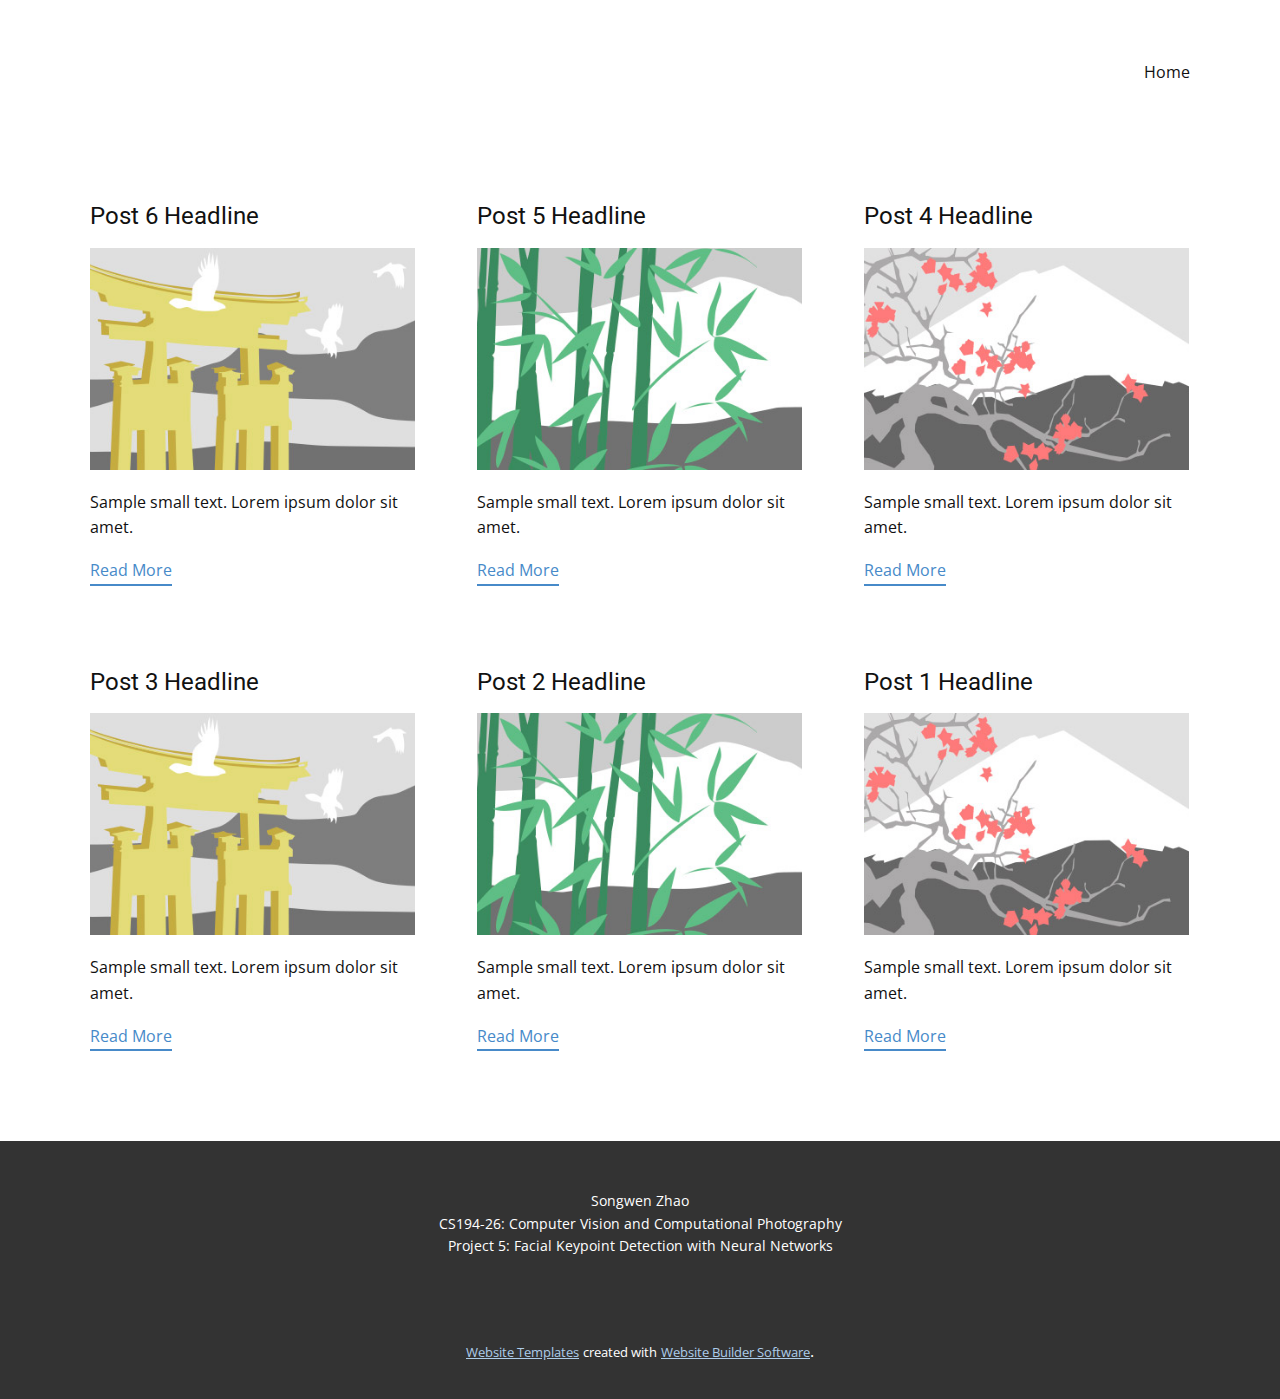
<file: web/blog/blog.html>
<html style="font-size: 16px;" lang="en"><head>
    <meta name="viewport" content="width=device-width, initial-scale=1.0">
    <meta charset="utf-8">
    <meta name="keywords" content="">
    <meta name="description" content="">
    <title>Blog Template</title>
    <link rel="stylesheet" href="../nicepage.css" media="screen">
<link rel="stylesheet" href="../Blog-Template.css" media="screen">
    <script class="u-script" type="text/javascript" src="../jquery.js" "="" defer=""></script>
    <script class="u-script" type="text/javascript" src="../nicepage.js" "="" defer=""></script>
    <meta name="generator" content="Nicepage 4.17.10, nicepage.com">
    <link id="u-theme-google-font" rel="stylesheet" href="https://fonts.googleapis.com/css?family=Roboto:100,100i,300,300i,400,400i,500,500i,700,700i,900,900i|Open+Sans:300,300i,400,400i,500,500i,600,600i,700,700i,800,800i">
    
    
    <script type="application/ld+json">{
		"@context": "http://schema.org",
		"@type": "Organization",
		"name": "Site1"
}</script>
    <meta name="theme-color" content="#478ac9">
  </head>
  <body class="u-body u-xl-mode" data-lang="en"><header class="u-clearfix u-header u-white u-header" id="sec-0750"><div class="u-clearfix u-sheet u-sheet-1">
        <nav class="u-menu u-menu-one-level u-offcanvas u-menu-1">
          <div class="menu-collapse" style="font-size: 1rem; letter-spacing: 0px;">
            <a class="u-button-style u-custom-left-right-menu-spacing u-custom-padding-bottom u-custom-top-bottom-menu-spacing u-nav-link u-text-active-palette-1-base u-text-hover-palette-2-base" href="#">
              <svg class="u-svg-link" viewBox="0 0 24 24"><use xmlns:xlink="http://www.w3.org/1999/xlink" xlink:href="#menu-hamburger"></use></svg>
              <svg class="u-svg-content" version="1.1" id="menu-hamburger" viewBox="0 0 16 16" x="0px" y="0px" xmlns:xlink="http://www.w3.org/1999/xlink" xmlns="http://www.w3.org/2000/svg"><g><rect y="1" width="16" height="2"></rect><rect y="7" width="16" height="2"></rect><rect y="13" width="16" height="2"></rect>
</g></svg>
            </a>
          </div>
          <div class="u-custom-menu u-nav-container">
            <ul class="u-nav u-unstyled u-nav-1"><li class="u-nav-item"><a class="u-button-style u-nav-link u-text-active-palette-1-base u-text-hover-palette-2-base" href="../Home.html" style="padding: 10px 20px;">Home</a>
</li></ul>
          </div>
          <div class="u-custom-menu u-nav-container-collapse">
            <div class="u-black u-container-style u-inner-container-layout u-opacity u-opacity-95 u-sidenav">
              <div class="u-inner-container-layout u-sidenav-overflow">
                <div class="u-menu-close"></div>
                <ul class="u-align-center u-nav u-popupmenu-items u-unstyled u-nav-2"><li class="u-nav-item"><a class="u-button-style u-nav-link" href="../Home.html">Home</a>
</li></ul>
              </div>
            </div>
            <div class="u-black u-menu-overlay u-opacity u-opacity-70"></div>
          </div>
        </nav>
      </div></header>
    <section class="u-clearfix u-section-1" id="sec-87b8">
      <div class="u-clearfix u-sheet u-valign-middle u-sheet-1"><!--blog--><!--blog_options_json--><!--{"type":"Recent","source":"","tags":"","count":""}--><!--/blog_options_json-->
        <div class="u-blog u-expanded-width u-repeater u-repeater-1"><!--blog_post-->
          <div class="u-blog-post u-container-style u-repeater-item u-white u-repeater-item-1">
            <div class="u-container-layout u-similar-container u-valign-top u-container-layout-1"><!--blog_post_header-->
              <h4 class="u-blog-control u-text u-text-1">
                <a class="u-post-header-link" href="../blog/post-5.html">Post 6 Headline</a>
              </h4><!--/blog_post_header--><!--blog_post_image-->
              <a class="u-post-header-link" href="../blog/post-5.html"><img alt="" class="u-blog-control u-expanded-width u-image u-image-default u-image-1" src="../images/8ad73f3c.jpeg"></a><!--/blog_post_image--><!--blog_post_content-->
              <div class="u-blog-control u-post-content u-text u-text-2 fr-view">Sample small text. Lorem ipsum dolor sit amet.</div><!--/blog_post_content--><!--blog_post_readmore-->
              <a href="../blog/post-5.html" class="u-blog-control u-border-2 u-border-palette-1-base u-btn u-btn-rectangle u-button-style u-none u-btn-1"><!--blog_post_readmore_content--><!--options_json--><!--{"content":"","defaultValue":"Read More"}--><!--/options_json-->Read More<!--/blog_post_readmore_content--></a><!--/blog_post_readmore-->
            </div>
          </div><div class="u-blog-post u-container-style u-repeater-item u-video-cover u-white">
            <div class="u-container-layout u-similar-container u-valign-top u-container-layout-2"><!--blog_post_header-->
              <h4 class="u-blog-control u-text u-text-3">
                <a class="u-post-header-link" href="../blog/post-4.html">Post 5 Headline</a>
              </h4><!--/blog_post_header--><!--blog_post_image-->
              <a class="u-post-header-link" href="../blog/post-4.html"><img alt="" class="u-blog-control u-expanded-width u-image u-image-default u-image-2" src="../images/68f64b9d.jpeg"></a><!--/blog_post_image--><!--blog_post_content-->
              <div class="u-blog-control u-post-content u-text u-text-4 fr-view">Sample small text. Lorem ipsum dolor sit amet.</div><!--/blog_post_content--><!--blog_post_readmore-->
              <a href="../blog/post-4.html" class="u-blog-control u-border-2 u-border-palette-1-base u-btn u-btn-rectangle u-button-style u-none u-btn-2"><!--blog_post_readmore_content--><!--options_json--><!--{"content":"","defaultValue":"Read More"}--><!--/options_json-->Read More<!--/blog_post_readmore_content--></a><!--/blog_post_readmore-->
            </div>
          </div><div class="u-blog-post u-container-style u-repeater-item u-video-cover u-white">
            <div class="u-container-layout u-similar-container u-valign-top u-container-layout-3"><!--blog_post_header-->
              <h4 class="u-blog-control u-text u-text-5">
                <a class="u-post-header-link" href="../blog/post-3.html">Post 4 Headline</a>
              </h4><!--/blog_post_header--><!--blog_post_image-->
              <a class="u-post-header-link" href="../blog/post-3.html"><img alt="" class="u-blog-control u-expanded-width u-image u-image-default u-image-3" src="../images/0fd3416c.jpeg"></a><!--/blog_post_image--><!--blog_post_content-->
              <div class="u-blog-control u-post-content u-text u-text-6 fr-view">Sample small text. Lorem ipsum dolor sit amet.</div><!--/blog_post_content--><!--blog_post_readmore-->
              <a href="../blog/post-3.html" class="u-blog-control u-border-2 u-border-palette-1-base u-btn u-btn-rectangle u-button-style u-none u-btn-3"><!--blog_post_readmore_content--><!--options_json--><!--{"content":"","defaultValue":"Read More"}--><!--/options_json-->Read More<!--/blog_post_readmore_content--></a><!--/blog_post_readmore-->
            </div>
          </div><div class="u-blog-post u-container-style u-repeater-item u-white u-repeater-item-1">
            <div class="u-container-layout u-similar-container u-valign-top u-container-layout-1"><!--blog_post_header-->
              <h4 class="u-blog-control u-text u-text-1">
                <a class="u-post-header-link" href="../blog/post-2.html">Post 3 Headline</a>
              </h4><!--/blog_post_header--><!--blog_post_image-->
              <a class="u-post-header-link" href="../blog/post-2.html"><img alt="" class="u-blog-control u-expanded-width u-image u-image-default u-image-1" src="../images/8ad73f3c.jpeg"></a><!--/blog_post_image--><!--blog_post_content-->
              <div class="u-blog-control u-post-content u-text u-text-2 fr-view">Sample small text. Lorem ipsum dolor sit amet.</div><!--/blog_post_content--><!--blog_post_readmore-->
              <a href="../blog/post-2.html" class="u-blog-control u-border-2 u-border-palette-1-base u-btn u-btn-rectangle u-button-style u-none u-btn-1"><!--blog_post_readmore_content--><!--options_json--><!--{"content":"","defaultValue":"Read More"}--><!--/options_json-->Read More<!--/blog_post_readmore_content--></a><!--/blog_post_readmore-->
            </div>
          </div><div class="u-blog-post u-container-style u-repeater-item u-video-cover u-white">
            <div class="u-container-layout u-similar-container u-valign-top u-container-layout-2"><!--blog_post_header-->
              <h4 class="u-blog-control u-text u-text-3">
                <a class="u-post-header-link" href="../blog/post-1.html">Post 2 Headline</a>
              </h4><!--/blog_post_header--><!--blog_post_image-->
              <a class="u-post-header-link" href="../blog/post-1.html"><img alt="" class="u-blog-control u-expanded-width u-image u-image-default u-image-2" src="../images/68f64b9d.jpeg"></a><!--/blog_post_image--><!--blog_post_content-->
              <div class="u-blog-control u-post-content u-text u-text-4 fr-view">Sample small text. Lorem ipsum dolor sit amet.</div><!--/blog_post_content--><!--blog_post_readmore-->
              <a href="../blog/post-1.html" class="u-blog-control u-border-2 u-border-palette-1-base u-btn u-btn-rectangle u-button-style u-none u-btn-2"><!--blog_post_readmore_content--><!--options_json--><!--{"content":"","defaultValue":"Read More"}--><!--/options_json-->Read More<!--/blog_post_readmore_content--></a><!--/blog_post_readmore-->
            </div>
          </div><div class="u-blog-post u-container-style u-repeater-item u-video-cover u-white">
            <div class="u-container-layout u-similar-container u-valign-top u-container-layout-3"><!--blog_post_header-->
              <h4 class="u-blog-control u-text u-text-5">
                <a class="u-post-header-link" href="../blog/post.html">Post 1 Headline</a>
              </h4><!--/blog_post_header--><!--blog_post_image-->
              <a class="u-post-header-link" href="../blog/post.html"><img alt="" class="u-blog-control u-expanded-width u-image u-image-default u-image-3" src="../images/0fd3416c.jpeg"></a><!--/blog_post_image--><!--blog_post_content-->
              <div class="u-blog-control u-post-content u-text u-text-6 fr-view">Sample small text. Lorem ipsum dolor sit amet.</div><!--/blog_post_content--><!--blog_post_readmore-->
              <a href="../blog/post.html" class="u-blog-control u-border-2 u-border-palette-1-base u-btn u-btn-rectangle u-button-style u-none u-btn-3"><!--blog_post_readmore_content--><!--options_json--><!--{"content":"","defaultValue":"Read More"}--><!--/options_json-->Read More<!--/blog_post_readmore_content--></a><!--/blog_post_readmore-->
            </div>
          </div><!--/blog_post--><!--blog_post-->
          <!--/blog_post--><!--blog_post-->
          <!--/blog_post-->
        </div><!--/blog-->
      </div>
    </section>
    
    
    <footer class="u-align-center u-clearfix u-footer u-grey-80 u-footer" id="sec-2ce7"><div class="u-clearfix u-sheet u-sheet-1">
        <p class="u-small-text u-text u-text-variant u-text-1">Songwen Zhao<br> CS194-26: Computer Vision and Computational Photography<br>Project 5:&nbsp;​​​​​​​Facial Keypoint Detection with Neural Networks
        </p>
      </div></footer>
    <section class="u-backlink u-clearfix u-grey-80">
      <a class="u-link" href="https://nicepage.com/website-templates" target="_blank">
        <span>Website Templates</span>
      </a>
      <p class="u-text">
        <span>created with</span>
      </p>
      <a class="u-link" href="" target="_blank">
        <span>Website Builder Software</span>
      </a>. 
    </section>
  
</body></html>
</file>
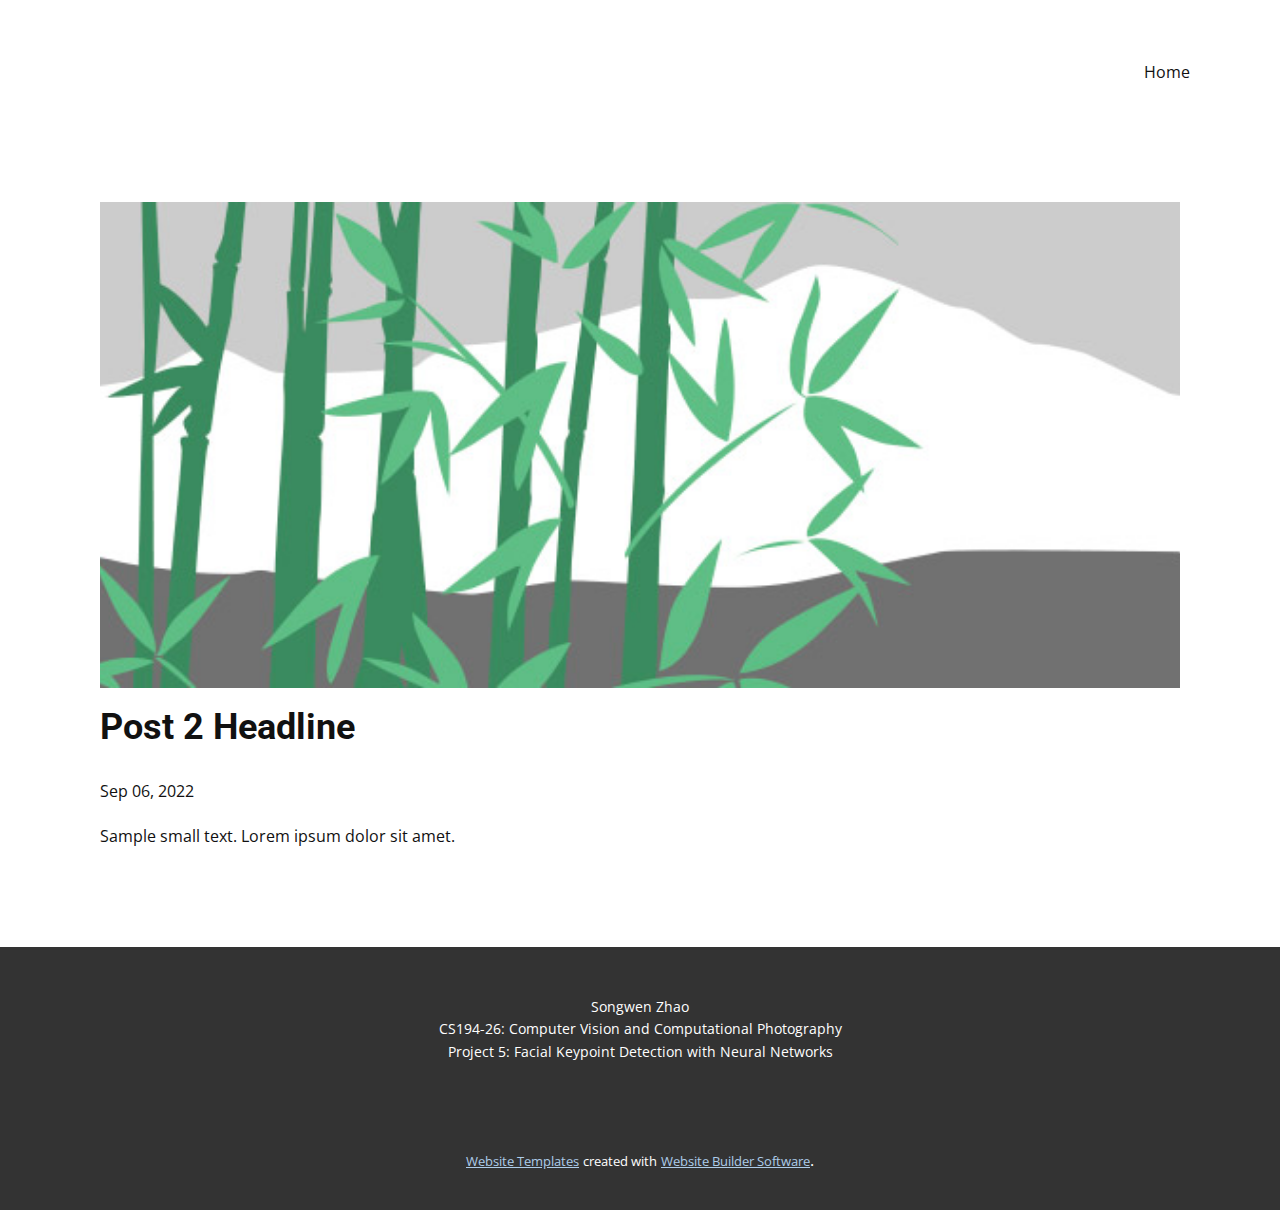
<file: web/blog/post-1.html>
<!doctype html>
<html style="font-size: 16px;" lang="en"><head>
    <meta name="viewport" content="width=device-width, initial-scale=1.0">
    <meta charset="utf-8">
    <meta name="keywords" content="Post 1 Headline">
    <meta name="description" content="">
    <title>Post 2 Headline</title>
    <link rel="stylesheet" href="../nicepage.css" media="screen">
<link rel="stylesheet" href="../Post-Template.css" media="screen">
    <script class="u-script" type="text/javascript" src="../jquery.js" "="" defer=""></script>
    <script class="u-script" type="text/javascript" src="../nicepage.js" "="" defer=""></script>
    <meta name="generator" content="Nicepage 4.17.10, nicepage.com">
    <link id="u-theme-google-font" rel="stylesheet" href="https://fonts.googleapis.com/css?family=Roboto:100,100i,300,300i,400,400i,500,500i,700,700i,900,900i|Open+Sans:300,300i,400,400i,500,500i,600,600i,700,700i,800,800i">
    
    
    <script type="application/ld+json">{
		"@context": "http://schema.org",
		"@type": "Organization",
		"name": "Site1"
}</script>
    <meta name="theme-color" content="#478ac9">
  </head>
  <body class="u-body u-xl-mode" data-lang="en"><header class="u-clearfix u-header u-white u-header" id="sec-0750"><div class="u-clearfix u-sheet u-sheet-1">
        <nav class="u-menu u-menu-one-level u-offcanvas u-menu-1">
          <div class="menu-collapse" style="font-size: 1rem; letter-spacing: 0px;">
            <a class="u-button-style u-custom-left-right-menu-spacing u-custom-padding-bottom u-custom-top-bottom-menu-spacing u-nav-link u-text-active-palette-1-base u-text-hover-palette-2-base" href="#">
              <svg class="u-svg-link" viewBox="0 0 24 24"><use xmlns:xlink="http://www.w3.org/1999/xlink" xlink:href="#menu-hamburger"></use></svg>
              <svg class="u-svg-content" version="1.1" id="menu-hamburger" viewBox="0 0 16 16" x="0px" y="0px" xmlns:xlink="http://www.w3.org/1999/xlink" xmlns="http://www.w3.org/2000/svg"><g><rect y="1" width="16" height="2"></rect><rect y="7" width="16" height="2"></rect><rect y="13" width="16" height="2"></rect>
</g></svg>
            </a>
          </div>
          <div class="u-custom-menu u-nav-container">
            <ul class="u-nav u-unstyled u-nav-1"><li class="u-nav-item"><a class="u-button-style u-nav-link u-text-active-palette-1-base u-text-hover-palette-2-base" href="../Home.html" style="padding: 10px 20px;">Home</a>
</li></ul>
          </div>
          <div class="u-custom-menu u-nav-container-collapse">
            <div class="u-black u-container-style u-inner-container-layout u-opacity u-opacity-95 u-sidenav">
              <div class="u-inner-container-layout u-sidenav-overflow">
                <div class="u-menu-close"></div>
                <ul class="u-align-center u-nav u-popupmenu-items u-unstyled u-nav-2"><li class="u-nav-item"><a class="u-button-style u-nav-link" href="../Home.html">Home</a>
</li></ul>
              </div>
            </div>
            <div class="u-black u-menu-overlay u-opacity u-opacity-70"></div>
          </div>
        </nav>
      </div></header>
    <section class="u-align-center u-clearfix u-section-1" id="sec-bcdc">
      <div class="u-clearfix u-sheet u-valign-middle-md u-valign-middle-sm u-valign-middle-xs u-sheet-1"><!--post_details--><!--post_details_options_json--><!--{"source":""}--><!--/post_details_options_json--><!--blog_post-->
        <div class="u-container-style u-expanded-width u-post-details u-post-details-1">
          <div class="u-container-layout u-valign-middle u-container-layout-1"><!--blog_post_image-->
            <img alt="" class="u-blog-control u-expanded-width u-image u-image-default u-image-1" src="../images/68f64b9d.jpeg"><!--/blog_post_image--><!--blog_post_header-->
            <h2 class="u-blog-control u-text u-text-1">Post 2 Headline</h2><!--/blog_post_header--><!--blog_post_metadata-->
            <div class="u-blog-control u-metadata u-metadata-1"><!--blog_post_metadata_date-->
              <span class="u-meta-date u-meta-icon">Sep 06, 2022</span><!--/blog_post_metadata_date--><!--blog_post_metadata_category-->
              <!--/blog_post_metadata_category--><!--blog_post_metadata_comments-->
              <!--/blog_post_metadata_comments-->
            </div><!--/blog_post_metadata--><!--blog_post_content-->
            <div class="u-align-justify u-blog-control u-post-content u-text u-text-2 fr-view">
  Sample small text. Lorem ipsum dolor sit amet.
  </div><!--/blog_post_content-->
          </div>
        </div><!--/blog_post--><!--/post_details-->
      </div>
    </section>
    
    
    <footer class="u-align-center u-clearfix u-footer u-grey-80 u-footer" id="sec-2ce7"><div class="u-clearfix u-sheet u-sheet-1">
        <p class="u-small-text u-text u-text-variant u-text-1">Songwen Zhao<br> CS194-26: Computer Vision and Computational Photography<br>Project 5:&nbsp;​​​​​​​Facial Keypoint Detection with Neural Networks
        </p>
      </div></footer>
    <section class="u-backlink u-clearfix u-grey-80">
      <a class="u-link" href="https://nicepage.com/website-templates" target="_blank">
        <span>Website Templates</span>
      </a>
      <p class="u-text">
        <span>created with</span>
      </p>
      <a class="u-link" href="" target="_blank">
        <span>Website Builder Software</span>
      </a>. 
    </section>
  
</body></html>
</file>
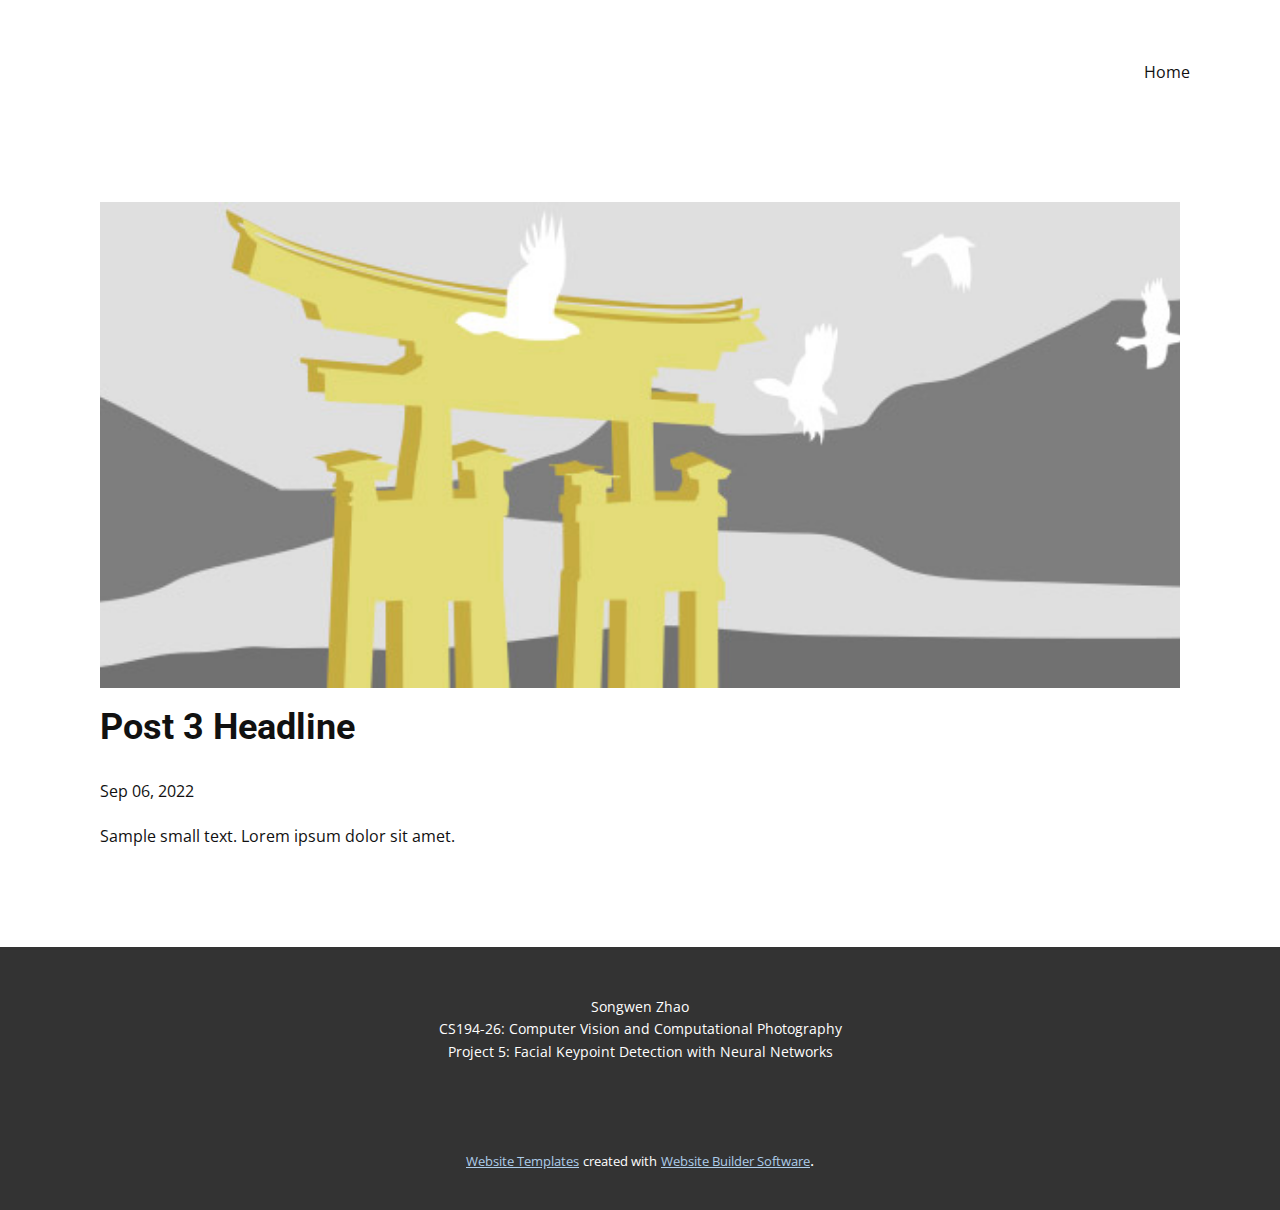
<file: web/blog/post-2.html>
<!doctype html>
<html style="font-size: 16px;" lang="en"><head>
    <meta name="viewport" content="width=device-width, initial-scale=1.0">
    <meta charset="utf-8">
    <meta name="keywords" content="Post 1 Headline">
    <meta name="description" content="">
    <title>Post 3 Headline</title>
    <link rel="stylesheet" href="../nicepage.css" media="screen">
<link rel="stylesheet" href="../Post-Template.css" media="screen">
    <script class="u-script" type="text/javascript" src="../jquery.js" "="" defer=""></script>
    <script class="u-script" type="text/javascript" src="../nicepage.js" "="" defer=""></script>
    <meta name="generator" content="Nicepage 4.17.10, nicepage.com">
    <link id="u-theme-google-font" rel="stylesheet" href="https://fonts.googleapis.com/css?family=Roboto:100,100i,300,300i,400,400i,500,500i,700,700i,900,900i|Open+Sans:300,300i,400,400i,500,500i,600,600i,700,700i,800,800i">
    
    
    <script type="application/ld+json">{
		"@context": "http://schema.org",
		"@type": "Organization",
		"name": "Site1"
}</script>
    <meta name="theme-color" content="#478ac9">
  </head>
  <body class="u-body u-xl-mode" data-lang="en"><header class="u-clearfix u-header u-white u-header" id="sec-0750"><div class="u-clearfix u-sheet u-sheet-1">
        <nav class="u-menu u-menu-one-level u-offcanvas u-menu-1">
          <div class="menu-collapse" style="font-size: 1rem; letter-spacing: 0px;">
            <a class="u-button-style u-custom-left-right-menu-spacing u-custom-padding-bottom u-custom-top-bottom-menu-spacing u-nav-link u-text-active-palette-1-base u-text-hover-palette-2-base" href="#">
              <svg class="u-svg-link" viewBox="0 0 24 24"><use xmlns:xlink="http://www.w3.org/1999/xlink" xlink:href="#menu-hamburger"></use></svg>
              <svg class="u-svg-content" version="1.1" id="menu-hamburger" viewBox="0 0 16 16" x="0px" y="0px" xmlns:xlink="http://www.w3.org/1999/xlink" xmlns="http://www.w3.org/2000/svg"><g><rect y="1" width="16" height="2"></rect><rect y="7" width="16" height="2"></rect><rect y="13" width="16" height="2"></rect>
</g></svg>
            </a>
          </div>
          <div class="u-custom-menu u-nav-container">
            <ul class="u-nav u-unstyled u-nav-1"><li class="u-nav-item"><a class="u-button-style u-nav-link u-text-active-palette-1-base u-text-hover-palette-2-base" href="../Home.html" style="padding: 10px 20px;">Home</a>
</li></ul>
          </div>
          <div class="u-custom-menu u-nav-container-collapse">
            <div class="u-black u-container-style u-inner-container-layout u-opacity u-opacity-95 u-sidenav">
              <div class="u-inner-container-layout u-sidenav-overflow">
                <div class="u-menu-close"></div>
                <ul class="u-align-center u-nav u-popupmenu-items u-unstyled u-nav-2"><li class="u-nav-item"><a class="u-button-style u-nav-link" href="../Home.html">Home</a>
</li></ul>
              </div>
            </div>
            <div class="u-black u-menu-overlay u-opacity u-opacity-70"></div>
          </div>
        </nav>
      </div></header>
    <section class="u-align-center u-clearfix u-section-1" id="sec-bcdc">
      <div class="u-clearfix u-sheet u-valign-middle-md u-valign-middle-sm u-valign-middle-xs u-sheet-1"><!--post_details--><!--post_details_options_json--><!--{"source":""}--><!--/post_details_options_json--><!--blog_post-->
        <div class="u-container-style u-expanded-width u-post-details u-post-details-1">
          <div class="u-container-layout u-valign-middle u-container-layout-1"><!--blog_post_image-->
            <img alt="" class="u-blog-control u-expanded-width u-image u-image-default u-image-1" src="../images/8ad73f3c.jpeg"><!--/blog_post_image--><!--blog_post_header-->
            <h2 class="u-blog-control u-text u-text-1">Post 3 Headline</h2><!--/blog_post_header--><!--blog_post_metadata-->
            <div class="u-blog-control u-metadata u-metadata-1"><!--blog_post_metadata_date-->
              <span class="u-meta-date u-meta-icon">Sep 06, 2022</span><!--/blog_post_metadata_date--><!--blog_post_metadata_category-->
              <!--/blog_post_metadata_category--><!--blog_post_metadata_comments-->
              <!--/blog_post_metadata_comments-->
            </div><!--/blog_post_metadata--><!--blog_post_content-->
            <div class="u-align-justify u-blog-control u-post-content u-text u-text-2 fr-view">
  Sample small text. Lorem ipsum dolor sit amet.
  </div><!--/blog_post_content-->
          </div>
        </div><!--/blog_post--><!--/post_details-->
      </div>
    </section>
    
    
    <footer class="u-align-center u-clearfix u-footer u-grey-80 u-footer" id="sec-2ce7"><div class="u-clearfix u-sheet u-sheet-1">
        <p class="u-small-text u-text u-text-variant u-text-1">Songwen Zhao<br> CS194-26: Computer Vision and Computational Photography<br>Project 5:&nbsp;​​​​​​​Facial Keypoint Detection with Neural Networks
        </p>
      </div></footer>
    <section class="u-backlink u-clearfix u-grey-80">
      <a class="u-link" href="https://nicepage.com/website-templates" target="_blank">
        <span>Website Templates</span>
      </a>
      <p class="u-text">
        <span>created with</span>
      </p>
      <a class="u-link" href="" target="_blank">
        <span>Website Builder Software</span>
      </a>. 
    </section>
  
</body></html>
</file>
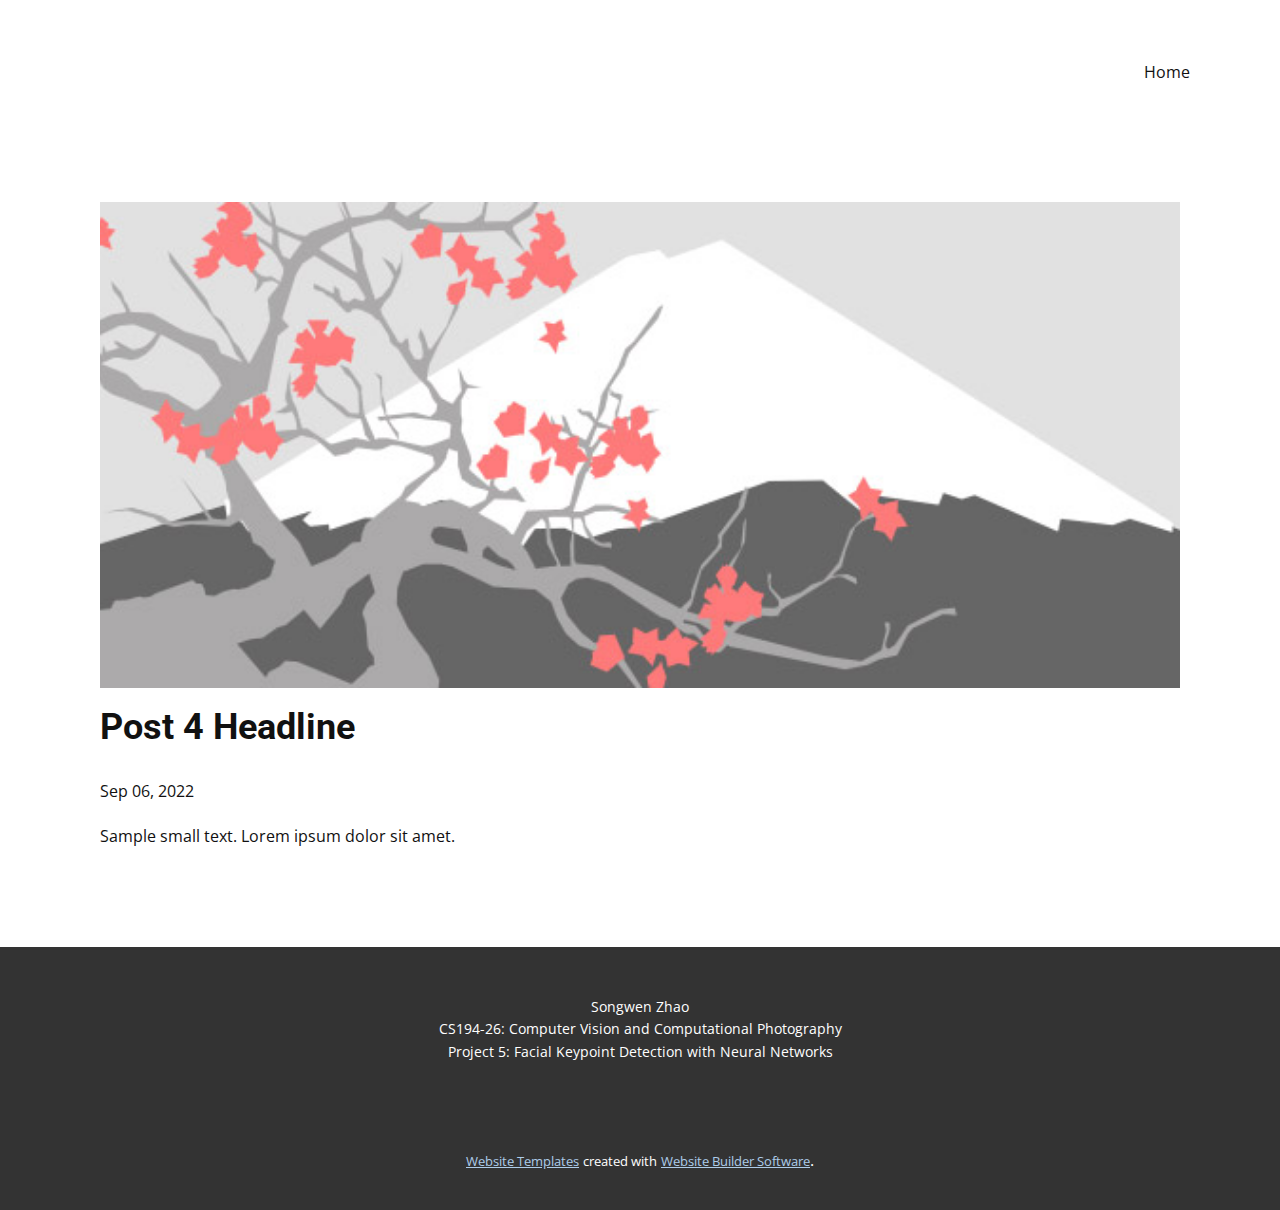
<file: web/blog/post-3.html>
<!doctype html>
<html style="font-size: 16px;" lang="en"><head>
    <meta name="viewport" content="width=device-width, initial-scale=1.0">
    <meta charset="utf-8">
    <meta name="keywords" content="Post 1 Headline">
    <meta name="description" content="">
    <title>Post 4 Headline</title>
    <link rel="stylesheet" href="../nicepage.css" media="screen">
<link rel="stylesheet" href="../Post-Template.css" media="screen">
    <script class="u-script" type="text/javascript" src="../jquery.js" "="" defer=""></script>
    <script class="u-script" type="text/javascript" src="../nicepage.js" "="" defer=""></script>
    <meta name="generator" content="Nicepage 4.17.10, nicepage.com">
    <link id="u-theme-google-font" rel="stylesheet" href="https://fonts.googleapis.com/css?family=Roboto:100,100i,300,300i,400,400i,500,500i,700,700i,900,900i|Open+Sans:300,300i,400,400i,500,500i,600,600i,700,700i,800,800i">
    
    
    <script type="application/ld+json">{
		"@context": "http://schema.org",
		"@type": "Organization",
		"name": "Site1"
}</script>
    <meta name="theme-color" content="#478ac9">
  </head>
  <body class="u-body u-xl-mode" data-lang="en"><header class="u-clearfix u-header u-white u-header" id="sec-0750"><div class="u-clearfix u-sheet u-sheet-1">
        <nav class="u-menu u-menu-one-level u-offcanvas u-menu-1">
          <div class="menu-collapse" style="font-size: 1rem; letter-spacing: 0px;">
            <a class="u-button-style u-custom-left-right-menu-spacing u-custom-padding-bottom u-custom-top-bottom-menu-spacing u-nav-link u-text-active-palette-1-base u-text-hover-palette-2-base" href="#">
              <svg class="u-svg-link" viewBox="0 0 24 24"><use xmlns:xlink="http://www.w3.org/1999/xlink" xlink:href="#menu-hamburger"></use></svg>
              <svg class="u-svg-content" version="1.1" id="menu-hamburger" viewBox="0 0 16 16" x="0px" y="0px" xmlns:xlink="http://www.w3.org/1999/xlink" xmlns="http://www.w3.org/2000/svg"><g><rect y="1" width="16" height="2"></rect><rect y="7" width="16" height="2"></rect><rect y="13" width="16" height="2"></rect>
</g></svg>
            </a>
          </div>
          <div class="u-custom-menu u-nav-container">
            <ul class="u-nav u-unstyled u-nav-1"><li class="u-nav-item"><a class="u-button-style u-nav-link u-text-active-palette-1-base u-text-hover-palette-2-base" href="../Home.html" style="padding: 10px 20px;">Home</a>
</li></ul>
          </div>
          <div class="u-custom-menu u-nav-container-collapse">
            <div class="u-black u-container-style u-inner-container-layout u-opacity u-opacity-95 u-sidenav">
              <div class="u-inner-container-layout u-sidenav-overflow">
                <div class="u-menu-close"></div>
                <ul class="u-align-center u-nav u-popupmenu-items u-unstyled u-nav-2"><li class="u-nav-item"><a class="u-button-style u-nav-link" href="../Home.html">Home</a>
</li></ul>
              </div>
            </div>
            <div class="u-black u-menu-overlay u-opacity u-opacity-70"></div>
          </div>
        </nav>
      </div></header>
    <section class="u-align-center u-clearfix u-section-1" id="sec-bcdc">
      <div class="u-clearfix u-sheet u-valign-middle-md u-valign-middle-sm u-valign-middle-xs u-sheet-1"><!--post_details--><!--post_details_options_json--><!--{"source":""}--><!--/post_details_options_json--><!--blog_post-->
        <div class="u-container-style u-expanded-width u-post-details u-post-details-1">
          <div class="u-container-layout u-valign-middle u-container-layout-1"><!--blog_post_image-->
            <img alt="" class="u-blog-control u-expanded-width u-image u-image-default u-image-1" src="../images/0fd3416c.jpeg"><!--/blog_post_image--><!--blog_post_header-->
            <h2 class="u-blog-control u-text u-text-1">Post 4 Headline</h2><!--/blog_post_header--><!--blog_post_metadata-->
            <div class="u-blog-control u-metadata u-metadata-1"><!--blog_post_metadata_date-->
              <span class="u-meta-date u-meta-icon">Sep 06, 2022</span><!--/blog_post_metadata_date--><!--blog_post_metadata_category-->
              <!--/blog_post_metadata_category--><!--blog_post_metadata_comments-->
              <!--/blog_post_metadata_comments-->
            </div><!--/blog_post_metadata--><!--blog_post_content-->
            <div class="u-align-justify u-blog-control u-post-content u-text u-text-2 fr-view">
  Sample small text. Lorem ipsum dolor sit amet.
  </div><!--/blog_post_content-->
          </div>
        </div><!--/blog_post--><!--/post_details-->
      </div>
    </section>
    
    
    <footer class="u-align-center u-clearfix u-footer u-grey-80 u-footer" id="sec-2ce7"><div class="u-clearfix u-sheet u-sheet-1">
        <p class="u-small-text u-text u-text-variant u-text-1">Songwen Zhao<br> CS194-26: Computer Vision and Computational Photography<br>Project 5:&nbsp;​​​​​​​Facial Keypoint Detection with Neural Networks
        </p>
      </div></footer>
    <section class="u-backlink u-clearfix u-grey-80">
      <a class="u-link" href="https://nicepage.com/website-templates" target="_blank">
        <span>Website Templates</span>
      </a>
      <p class="u-text">
        <span>created with</span>
      </p>
      <a class="u-link" href="" target="_blank">
        <span>Website Builder Software</span>
      </a>. 
    </section>
  
</body></html>
</file>
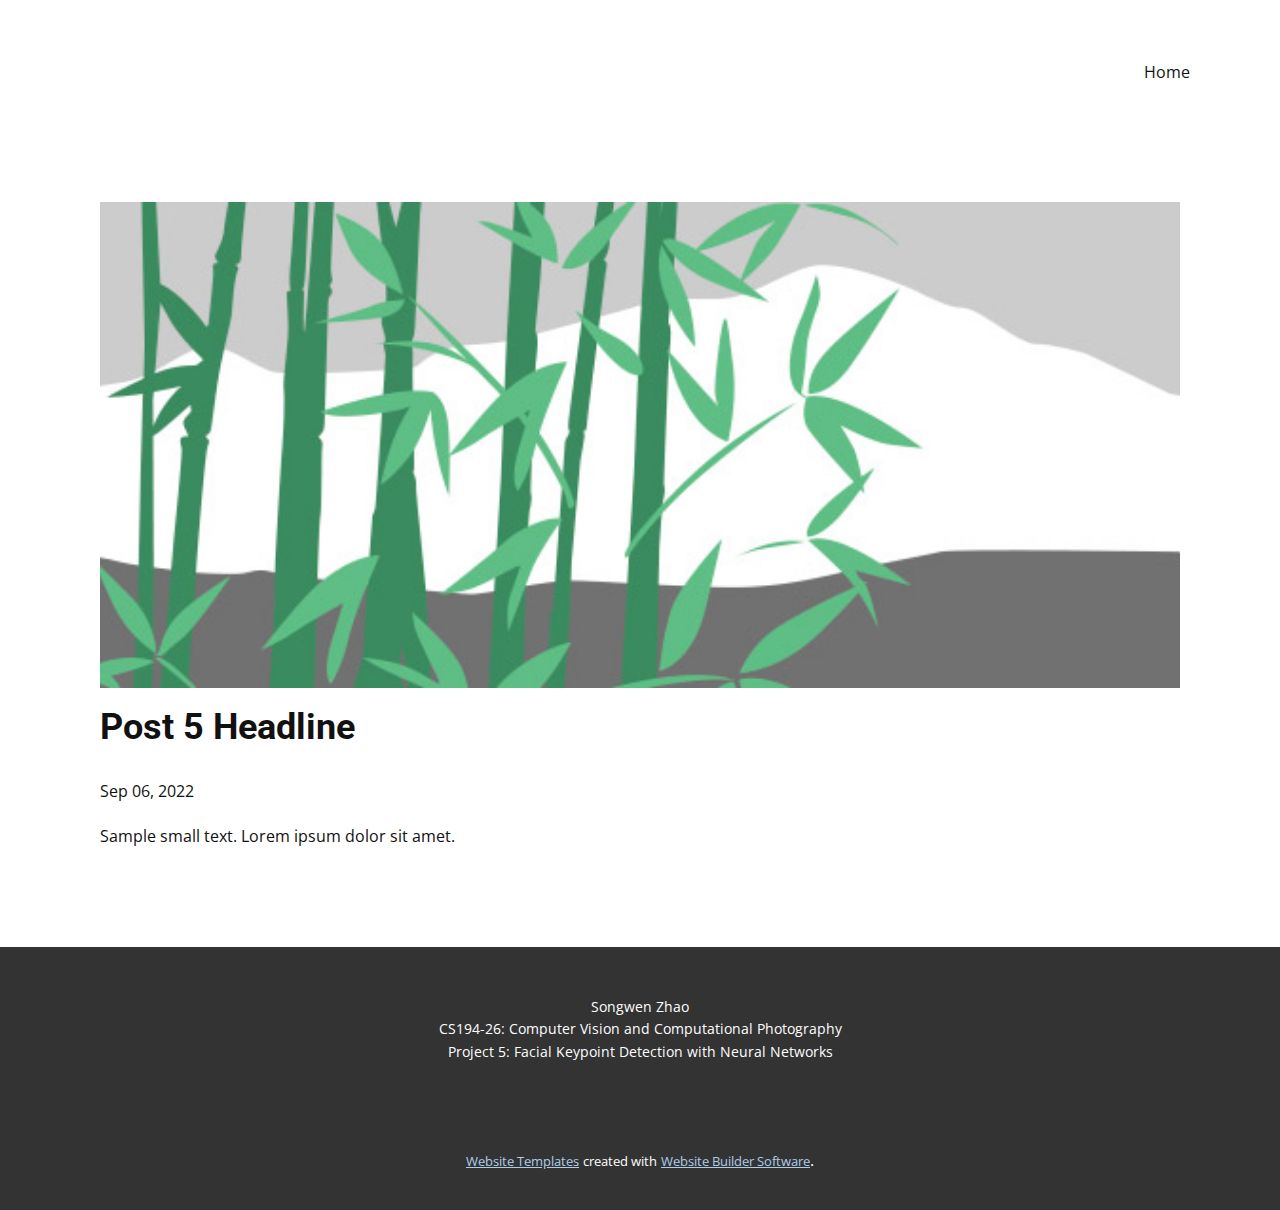
<file: web/blog/post-4.html>
<!doctype html>
<html style="font-size: 16px;" lang="en"><head>
    <meta name="viewport" content="width=device-width, initial-scale=1.0">
    <meta charset="utf-8">
    <meta name="keywords" content="Post 1 Headline">
    <meta name="description" content="">
    <title>Post 5 Headline</title>
    <link rel="stylesheet" href="../nicepage.css" media="screen">
<link rel="stylesheet" href="../Post-Template.css" media="screen">
    <script class="u-script" type="text/javascript" src="../jquery.js" "="" defer=""></script>
    <script class="u-script" type="text/javascript" src="../nicepage.js" "="" defer=""></script>
    <meta name="generator" content="Nicepage 4.17.10, nicepage.com">
    <link id="u-theme-google-font" rel="stylesheet" href="https://fonts.googleapis.com/css?family=Roboto:100,100i,300,300i,400,400i,500,500i,700,700i,900,900i|Open+Sans:300,300i,400,400i,500,500i,600,600i,700,700i,800,800i">
    
    
    <script type="application/ld+json">{
		"@context": "http://schema.org",
		"@type": "Organization",
		"name": "Site1"
}</script>
    <meta name="theme-color" content="#478ac9">
  </head>
  <body class="u-body u-xl-mode" data-lang="en"><header class="u-clearfix u-header u-white u-header" id="sec-0750"><div class="u-clearfix u-sheet u-sheet-1">
        <nav class="u-menu u-menu-one-level u-offcanvas u-menu-1">
          <div class="menu-collapse" style="font-size: 1rem; letter-spacing: 0px;">
            <a class="u-button-style u-custom-left-right-menu-spacing u-custom-padding-bottom u-custom-top-bottom-menu-spacing u-nav-link u-text-active-palette-1-base u-text-hover-palette-2-base" href="#">
              <svg class="u-svg-link" viewBox="0 0 24 24"><use xmlns:xlink="http://www.w3.org/1999/xlink" xlink:href="#menu-hamburger"></use></svg>
              <svg class="u-svg-content" version="1.1" id="menu-hamburger" viewBox="0 0 16 16" x="0px" y="0px" xmlns:xlink="http://www.w3.org/1999/xlink" xmlns="http://www.w3.org/2000/svg"><g><rect y="1" width="16" height="2"></rect><rect y="7" width="16" height="2"></rect><rect y="13" width="16" height="2"></rect>
</g></svg>
            </a>
          </div>
          <div class="u-custom-menu u-nav-container">
            <ul class="u-nav u-unstyled u-nav-1"><li class="u-nav-item"><a class="u-button-style u-nav-link u-text-active-palette-1-base u-text-hover-palette-2-base" href="../Home.html" style="padding: 10px 20px;">Home</a>
</li></ul>
          </div>
          <div class="u-custom-menu u-nav-container-collapse">
            <div class="u-black u-container-style u-inner-container-layout u-opacity u-opacity-95 u-sidenav">
              <div class="u-inner-container-layout u-sidenav-overflow">
                <div class="u-menu-close"></div>
                <ul class="u-align-center u-nav u-popupmenu-items u-unstyled u-nav-2"><li class="u-nav-item"><a class="u-button-style u-nav-link" href="../Home.html">Home</a>
</li></ul>
              </div>
            </div>
            <div class="u-black u-menu-overlay u-opacity u-opacity-70"></div>
          </div>
        </nav>
      </div></header>
    <section class="u-align-center u-clearfix u-section-1" id="sec-bcdc">
      <div class="u-clearfix u-sheet u-valign-middle-md u-valign-middle-sm u-valign-middle-xs u-sheet-1"><!--post_details--><!--post_details_options_json--><!--{"source":""}--><!--/post_details_options_json--><!--blog_post-->
        <div class="u-container-style u-expanded-width u-post-details u-post-details-1">
          <div class="u-container-layout u-valign-middle u-container-layout-1"><!--blog_post_image-->
            <img alt="" class="u-blog-control u-expanded-width u-image u-image-default u-image-1" src="../images/68f64b9d.jpeg"><!--/blog_post_image--><!--blog_post_header-->
            <h2 class="u-blog-control u-text u-text-1">Post 5 Headline</h2><!--/blog_post_header--><!--blog_post_metadata-->
            <div class="u-blog-control u-metadata u-metadata-1"><!--blog_post_metadata_date-->
              <span class="u-meta-date u-meta-icon">Sep 06, 2022</span><!--/blog_post_metadata_date--><!--blog_post_metadata_category-->
              <!--/blog_post_metadata_category--><!--blog_post_metadata_comments-->
              <!--/blog_post_metadata_comments-->
            </div><!--/blog_post_metadata--><!--blog_post_content-->
            <div class="u-align-justify u-blog-control u-post-content u-text u-text-2 fr-view">
  Sample small text. Lorem ipsum dolor sit amet.
  </div><!--/blog_post_content-->
          </div>
        </div><!--/blog_post--><!--/post_details-->
      </div>
    </section>
    
    
    <footer class="u-align-center u-clearfix u-footer u-grey-80 u-footer" id="sec-2ce7"><div class="u-clearfix u-sheet u-sheet-1">
        <p class="u-small-text u-text u-text-variant u-text-1">Songwen Zhao<br> CS194-26: Computer Vision and Computational Photography<br>Project 5:&nbsp;​​​​​​​Facial Keypoint Detection with Neural Networks
        </p>
      </div></footer>
    <section class="u-backlink u-clearfix u-grey-80">
      <a class="u-link" href="https://nicepage.com/website-templates" target="_blank">
        <span>Website Templates</span>
      </a>
      <p class="u-text">
        <span>created with</span>
      </p>
      <a class="u-link" href="" target="_blank">
        <span>Website Builder Software</span>
      </a>. 
    </section>
  
</body></html>
</file>
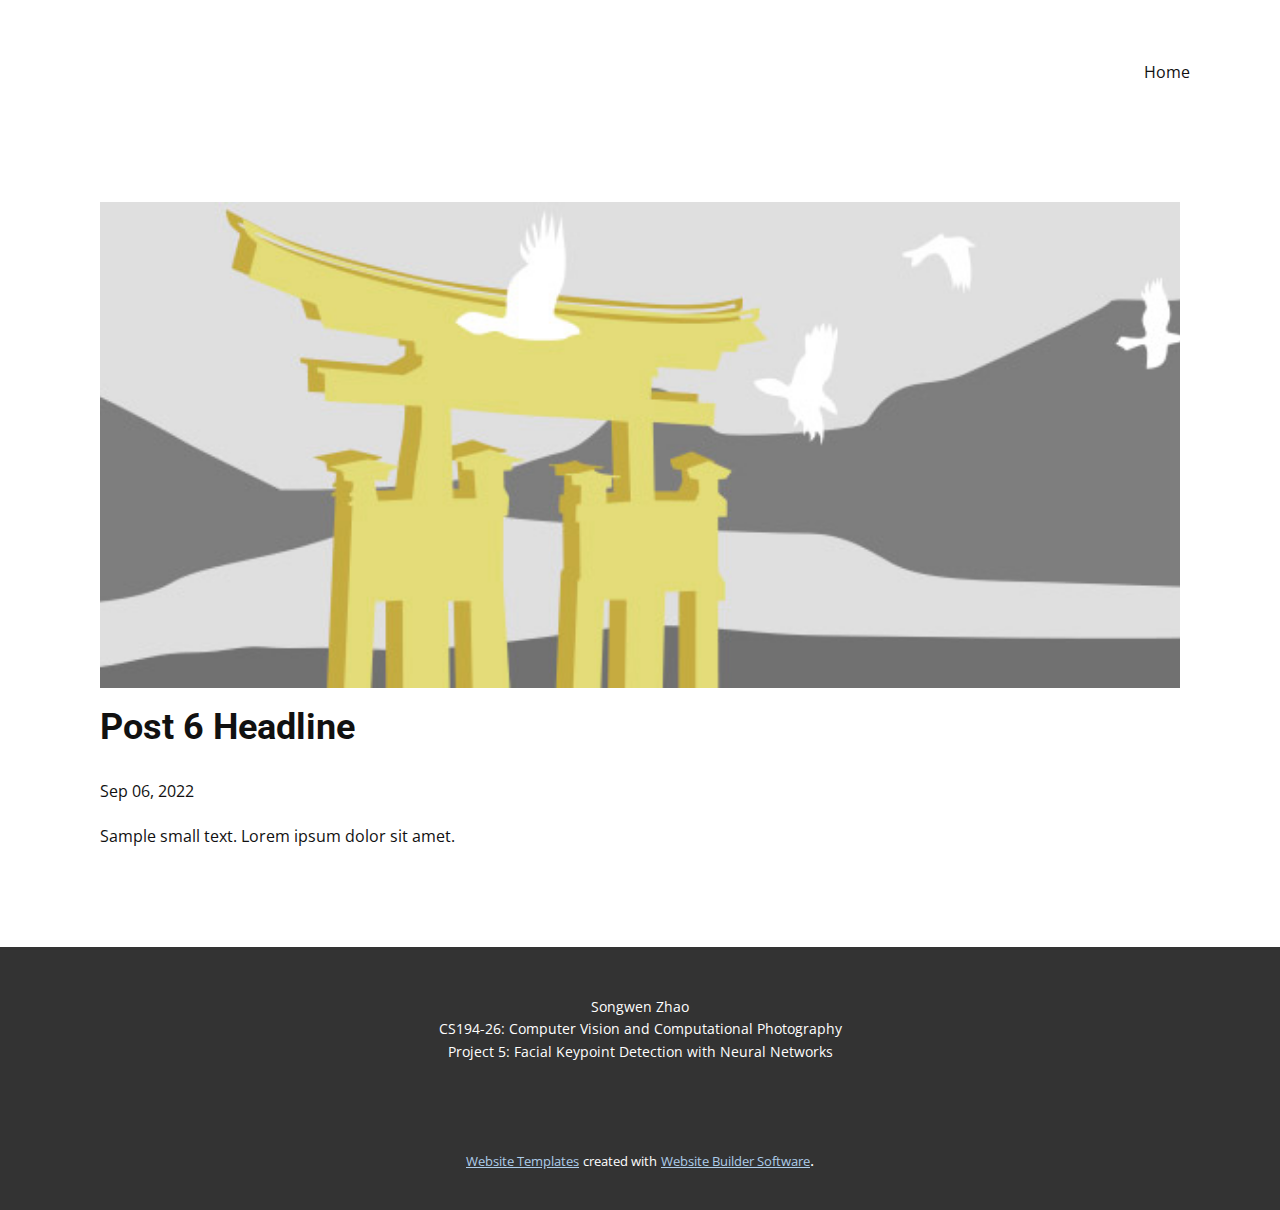
<file: web/blog/post-5.html>
<!doctype html>
<html style="font-size: 16px;" lang="en"><head>
    <meta name="viewport" content="width=device-width, initial-scale=1.0">
    <meta charset="utf-8">
    <meta name="keywords" content="Post 1 Headline">
    <meta name="description" content="">
    <title>Post 6 Headline</title>
    <link rel="stylesheet" href="../nicepage.css" media="screen">
<link rel="stylesheet" href="../Post-Template.css" media="screen">
    <script class="u-script" type="text/javascript" src="../jquery.js" "="" defer=""></script>
    <script class="u-script" type="text/javascript" src="../nicepage.js" "="" defer=""></script>
    <meta name="generator" content="Nicepage 4.17.10, nicepage.com">
    <link id="u-theme-google-font" rel="stylesheet" href="https://fonts.googleapis.com/css?family=Roboto:100,100i,300,300i,400,400i,500,500i,700,700i,900,900i|Open+Sans:300,300i,400,400i,500,500i,600,600i,700,700i,800,800i">
    
    
    <script type="application/ld+json">{
		"@context": "http://schema.org",
		"@type": "Organization",
		"name": "Site1"
}</script>
    <meta name="theme-color" content="#478ac9">
  </head>
  <body class="u-body u-xl-mode" data-lang="en"><header class="u-clearfix u-header u-white u-header" id="sec-0750"><div class="u-clearfix u-sheet u-sheet-1">
        <nav class="u-menu u-menu-one-level u-offcanvas u-menu-1">
          <div class="menu-collapse" style="font-size: 1rem; letter-spacing: 0px;">
            <a class="u-button-style u-custom-left-right-menu-spacing u-custom-padding-bottom u-custom-top-bottom-menu-spacing u-nav-link u-text-active-palette-1-base u-text-hover-palette-2-base" href="#">
              <svg class="u-svg-link" viewBox="0 0 24 24"><use xmlns:xlink="http://www.w3.org/1999/xlink" xlink:href="#menu-hamburger"></use></svg>
              <svg class="u-svg-content" version="1.1" id="menu-hamburger" viewBox="0 0 16 16" x="0px" y="0px" xmlns:xlink="http://www.w3.org/1999/xlink" xmlns="http://www.w3.org/2000/svg"><g><rect y="1" width="16" height="2"></rect><rect y="7" width="16" height="2"></rect><rect y="13" width="16" height="2"></rect>
</g></svg>
            </a>
          </div>
          <div class="u-custom-menu u-nav-container">
            <ul class="u-nav u-unstyled u-nav-1"><li class="u-nav-item"><a class="u-button-style u-nav-link u-text-active-palette-1-base u-text-hover-palette-2-base" href="../Home.html" style="padding: 10px 20px;">Home</a>
</li></ul>
          </div>
          <div class="u-custom-menu u-nav-container-collapse">
            <div class="u-black u-container-style u-inner-container-layout u-opacity u-opacity-95 u-sidenav">
              <div class="u-inner-container-layout u-sidenav-overflow">
                <div class="u-menu-close"></div>
                <ul class="u-align-center u-nav u-popupmenu-items u-unstyled u-nav-2"><li class="u-nav-item"><a class="u-button-style u-nav-link" href="../Home.html">Home</a>
</li></ul>
              </div>
            </div>
            <div class="u-black u-menu-overlay u-opacity u-opacity-70"></div>
          </div>
        </nav>
      </div></header>
    <section class="u-align-center u-clearfix u-section-1" id="sec-bcdc">
      <div class="u-clearfix u-sheet u-valign-middle-md u-valign-middle-sm u-valign-middle-xs u-sheet-1"><!--post_details--><!--post_details_options_json--><!--{"source":""}--><!--/post_details_options_json--><!--blog_post-->
        <div class="u-container-style u-expanded-width u-post-details u-post-details-1">
          <div class="u-container-layout u-valign-middle u-container-layout-1"><!--blog_post_image-->
            <img alt="" class="u-blog-control u-expanded-width u-image u-image-default u-image-1" src="../images/8ad73f3c.jpeg"><!--/blog_post_image--><!--blog_post_header-->
            <h2 class="u-blog-control u-text u-text-1">Post 6 Headline</h2><!--/blog_post_header--><!--blog_post_metadata-->
            <div class="u-blog-control u-metadata u-metadata-1"><!--blog_post_metadata_date-->
              <span class="u-meta-date u-meta-icon">Sep 06, 2022</span><!--/blog_post_metadata_date--><!--blog_post_metadata_category-->
              <!--/blog_post_metadata_category--><!--blog_post_metadata_comments-->
              <!--/blog_post_metadata_comments-->
            </div><!--/blog_post_metadata--><!--blog_post_content-->
            <div class="u-align-justify u-blog-control u-post-content u-text u-text-2 fr-view">
  Sample small text. Lorem ipsum dolor sit amet.
  </div><!--/blog_post_content-->
          </div>
        </div><!--/blog_post--><!--/post_details-->
      </div>
    </section>
    
    
    <footer class="u-align-center u-clearfix u-footer u-grey-80 u-footer" id="sec-2ce7"><div class="u-clearfix u-sheet u-sheet-1">
        <p class="u-small-text u-text u-text-variant u-text-1">Songwen Zhao<br> CS194-26: Computer Vision and Computational Photography<br>Project 5:&nbsp;​​​​​​​Facial Keypoint Detection with Neural Networks
        </p>
      </div></footer>
    <section class="u-backlink u-clearfix u-grey-80">
      <a class="u-link" href="https://nicepage.com/website-templates" target="_blank">
        <span>Website Templates</span>
      </a>
      <p class="u-text">
        <span>created with</span>
      </p>
      <a class="u-link" href="" target="_blank">
        <span>Website Builder Software</span>
      </a>. 
    </section>
  
</body></html>
</file>
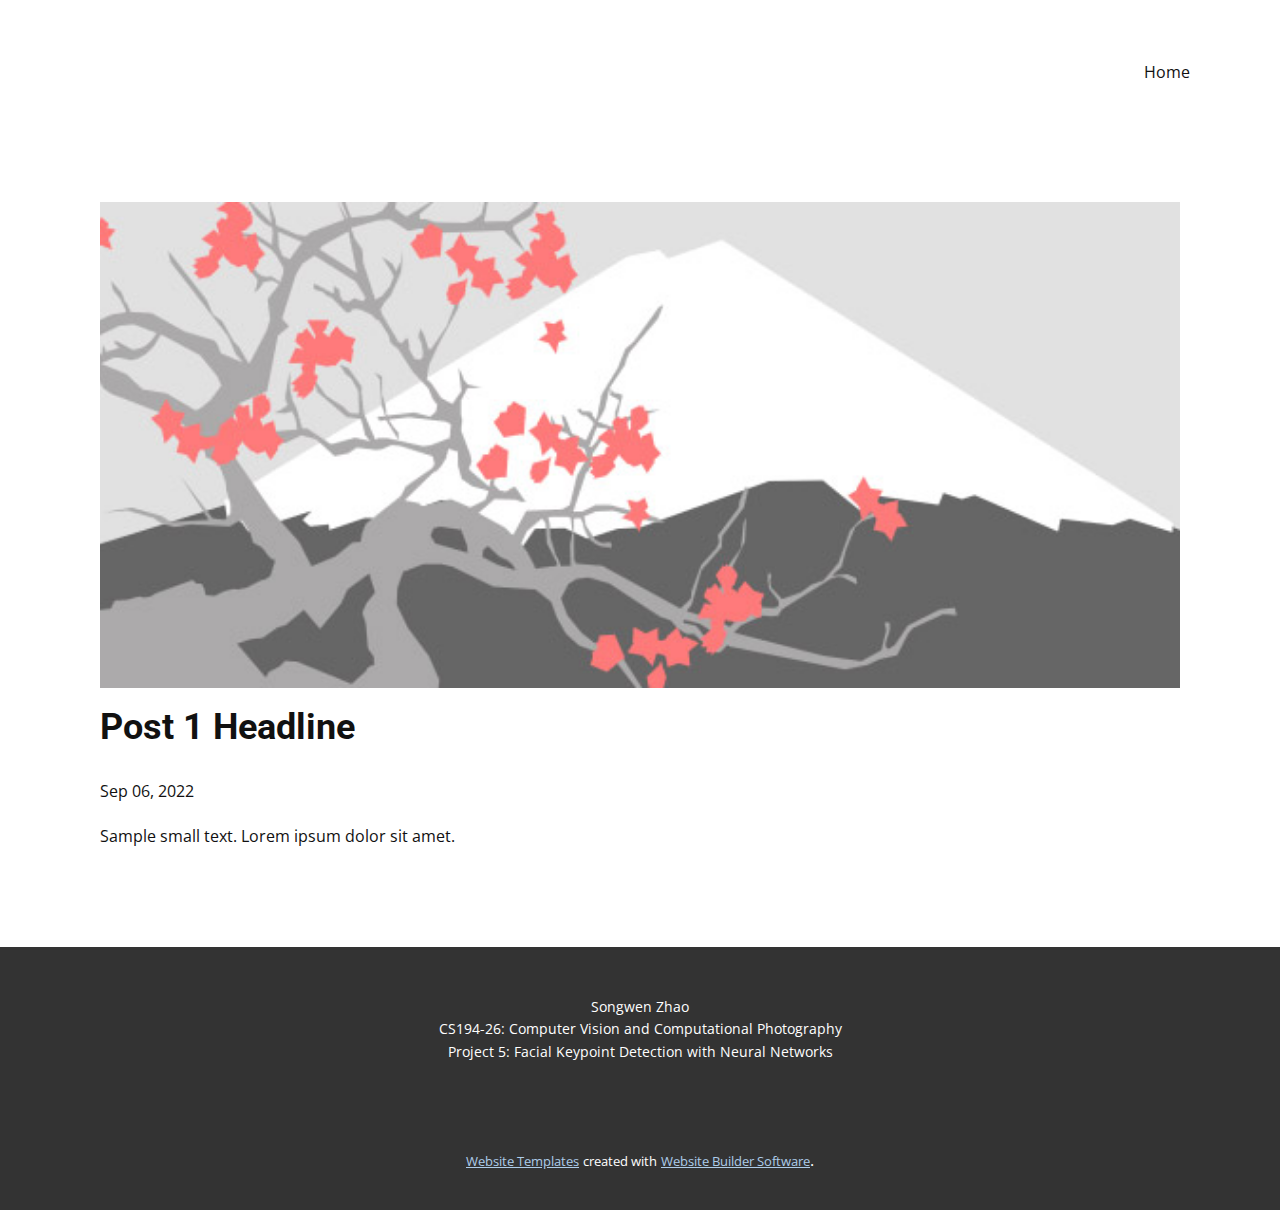
<file: web/blog/post.html>
<!doctype html>
<html style="font-size: 16px;" lang="en"><head>
    <meta name="viewport" content="width=device-width, initial-scale=1.0">
    <meta charset="utf-8">
    <meta name="keywords" content="Post 1 Headline">
    <meta name="description" content="">
    <title>Post 1 Headline</title>
    <link rel="stylesheet" href="../nicepage.css" media="screen">
<link rel="stylesheet" href="../Post-Template.css" media="screen">
    <script class="u-script" type="text/javascript" src="../jquery.js" "="" defer=""></script>
    <script class="u-script" type="text/javascript" src="../nicepage.js" "="" defer=""></script>
    <meta name="generator" content="Nicepage 4.17.10, nicepage.com">
    <link id="u-theme-google-font" rel="stylesheet" href="https://fonts.googleapis.com/css?family=Roboto:100,100i,300,300i,400,400i,500,500i,700,700i,900,900i|Open+Sans:300,300i,400,400i,500,500i,600,600i,700,700i,800,800i">
    
    
    <script type="application/ld+json">{
		"@context": "http://schema.org",
		"@type": "Organization",
		"name": "Site1"
}</script>
    <meta name="theme-color" content="#478ac9">
  </head>
  <body class="u-body u-xl-mode" data-lang="en"><header class="u-clearfix u-header u-white u-header" id="sec-0750"><div class="u-clearfix u-sheet u-sheet-1">
        <nav class="u-menu u-menu-one-level u-offcanvas u-menu-1">
          <div class="menu-collapse" style="font-size: 1rem; letter-spacing: 0px;">
            <a class="u-button-style u-custom-left-right-menu-spacing u-custom-padding-bottom u-custom-top-bottom-menu-spacing u-nav-link u-text-active-palette-1-base u-text-hover-palette-2-base" href="#">
              <svg class="u-svg-link" viewBox="0 0 24 24"><use xmlns:xlink="http://www.w3.org/1999/xlink" xlink:href="#menu-hamburger"></use></svg>
              <svg class="u-svg-content" version="1.1" id="menu-hamburger" viewBox="0 0 16 16" x="0px" y="0px" xmlns:xlink="http://www.w3.org/1999/xlink" xmlns="http://www.w3.org/2000/svg"><g><rect y="1" width="16" height="2"></rect><rect y="7" width="16" height="2"></rect><rect y="13" width="16" height="2"></rect>
</g></svg>
            </a>
          </div>
          <div class="u-custom-menu u-nav-container">
            <ul class="u-nav u-unstyled u-nav-1"><li class="u-nav-item"><a class="u-button-style u-nav-link u-text-active-palette-1-base u-text-hover-palette-2-base" href="../Home.html" style="padding: 10px 20px;">Home</a>
</li></ul>
          </div>
          <div class="u-custom-menu u-nav-container-collapse">
            <div class="u-black u-container-style u-inner-container-layout u-opacity u-opacity-95 u-sidenav">
              <div class="u-inner-container-layout u-sidenav-overflow">
                <div class="u-menu-close"></div>
                <ul class="u-align-center u-nav u-popupmenu-items u-unstyled u-nav-2"><li class="u-nav-item"><a class="u-button-style u-nav-link" href="../Home.html">Home</a>
</li></ul>
              </div>
            </div>
            <div class="u-black u-menu-overlay u-opacity u-opacity-70"></div>
          </div>
        </nav>
      </div></header>
    <section class="u-align-center u-clearfix u-section-1" id="sec-bcdc">
      <div class="u-clearfix u-sheet u-valign-middle-md u-valign-middle-sm u-valign-middle-xs u-sheet-1"><!--post_details--><!--post_details_options_json--><!--{"source":""}--><!--/post_details_options_json--><!--blog_post-->
        <div class="u-container-style u-expanded-width u-post-details u-post-details-1">
          <div class="u-container-layout u-valign-middle u-container-layout-1"><!--blog_post_image-->
            <img alt="" class="u-blog-control u-expanded-width u-image u-image-default u-image-1" src="../images/0fd3416c.jpeg"><!--/blog_post_image--><!--blog_post_header-->
            <h2 class="u-blog-control u-text u-text-1">Post 1 Headline</h2><!--/blog_post_header--><!--blog_post_metadata-->
            <div class="u-blog-control u-metadata u-metadata-1"><!--blog_post_metadata_date-->
              <span class="u-meta-date u-meta-icon">Sep 06, 2022</span><!--/blog_post_metadata_date--><!--blog_post_metadata_category-->
              <!--/blog_post_metadata_category--><!--blog_post_metadata_comments-->
              <!--/blog_post_metadata_comments-->
            </div><!--/blog_post_metadata--><!--blog_post_content-->
            <div class="u-align-justify u-blog-control u-post-content u-text u-text-2 fr-view">
  Sample small text. Lorem ipsum dolor sit amet.
  </div><!--/blog_post_content-->
          </div>
        </div><!--/blog_post--><!--/post_details-->
      </div>
    </section>
    
    
    <footer class="u-align-center u-clearfix u-footer u-grey-80 u-footer" id="sec-2ce7"><div class="u-clearfix u-sheet u-sheet-1">
        <p class="u-small-text u-text u-text-variant u-text-1">Songwen Zhao<br> CS194-26: Computer Vision and Computational Photography<br>Project 5:&nbsp;​​​​​​​Facial Keypoint Detection with Neural Networks
        </p>
      </div></footer>
    <section class="u-backlink u-clearfix u-grey-80">
      <a class="u-link" href="https://nicepage.com/website-templates" target="_blank">
        <span>Website Templates</span>
      </a>
      <p class="u-text">
        <span>created with</span>
      </p>
      <a class="u-link" href="" target="_blank">
        <span>Website Builder Software</span>
      </a>. 
    </section>
  
</body></html>
</file>
